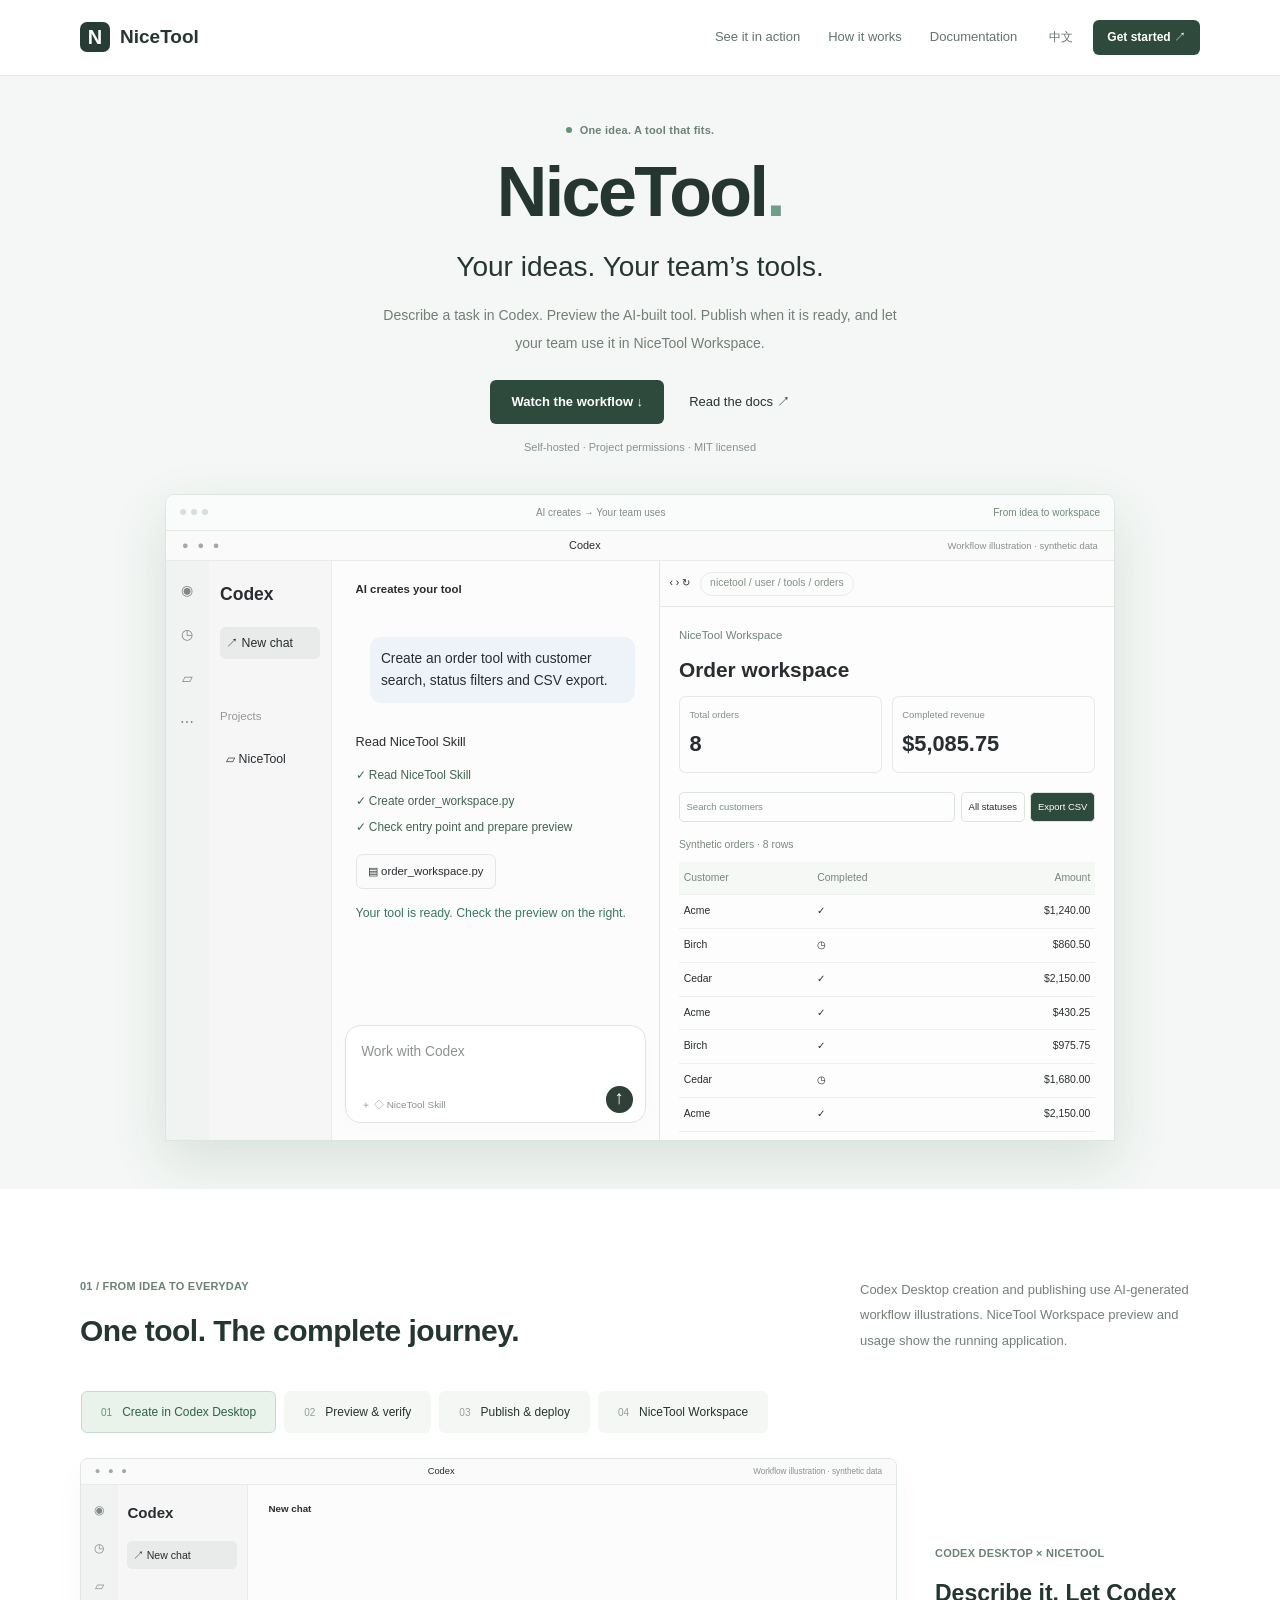
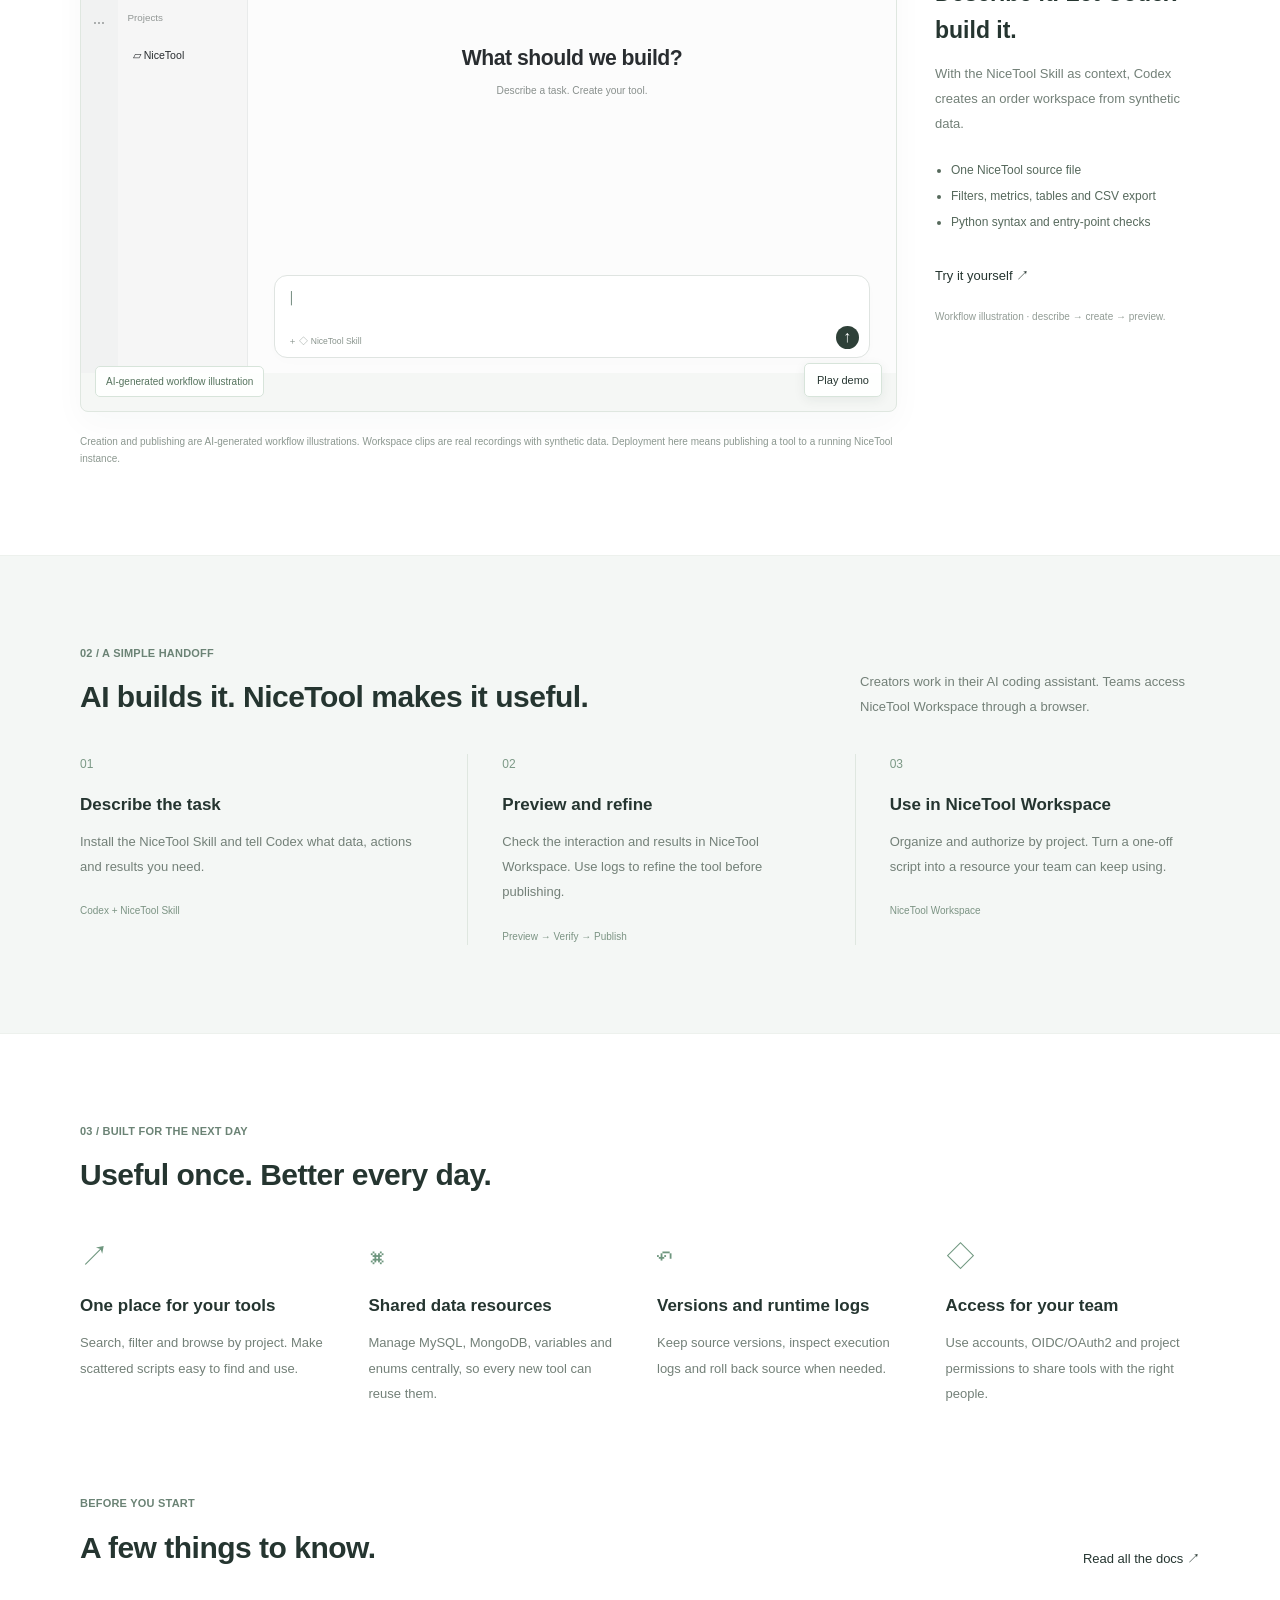
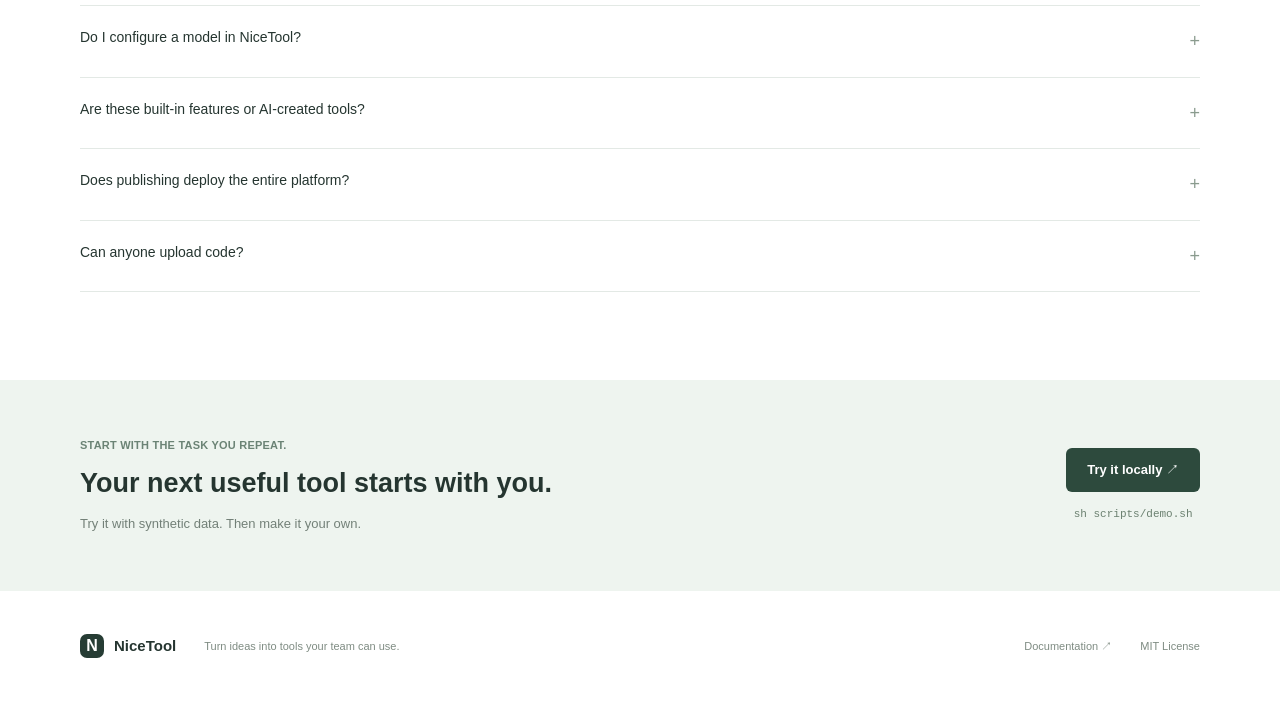
<file: website/index.html>
<!doctype html>
<html lang="zh-CN">
<head>
  <meta charset="utf-8">
  <meta name="viewport" content="width=device-width,initial-scale=1">
  <meta name="theme-color" content="#f4f7f5">
  <meta name="description" content="NiceTool：用 AI 创建工具，让团队在浏览器中持续使用。从 Codex 中的一句需求，到预览、发布和团队共享。">
  <title>NiceTool — 你的想法，团队的工具。</title>
  <link rel="icon" href="assets/favicon.svg" type="image/svg+xml">
  <link rel="stylesheet" href="styles.css?v=20261026-workflow-v5">
  <script src="desktop-demo.js?v=20261026-workflow-v5" defer></script>
  <script src="site.js?v=20261026-workflow-v5" defer></script>
</head>
<body>
  <a class="skip-link" href="#main" data-i18n="skip">跳至内容</a>
  <header class="site-header">
    <nav class="nav inner" aria-label="Main navigation">
      <a class="brand" href="index.html" aria-label="NiceTool home"><span class="brand-mark">N</span>NiceTool</a>
      <div class="nav-links" id="nav-links">
        <a href="#demos" data-i18n="nav.demos">流程演示</a>
        <a href="#workflow" data-i18n="nav.workflow">如何工作</a>
        <a href="docs.html" data-i18n="nav.docs">使用文档</a>
      </div>
      <div class="nav-actions">
        <button class="language-switch" type="button" data-language-toggle aria-label="Switch to English">中 / EN</button>
        <a class="button button-small" href="docs.html#demo" data-i18n="nav.start">开始体验 ↗</a>
        <button class="menu-toggle" type="button" aria-label="Menu" aria-controls="nav-links" aria-expanded="false">☰</button>
      </div>
    </nav>
  </header>
  <main id="main">
    <section class="hero">
      <div class="inner hero-inner">
        <div class="hero-copy">
          <p class="eyebrow"><span class="status-dot"></span><span data-i18n="hero.eyebrow">一句需求，一个顺手的工具。</span></p>
          <h1>NiceTool<span class="period">.</span></h1>
          <p class="hero-tagline" data-i18n="hero.tagline">你的想法，团队的工具。</p>
          <p class="hero-description" data-i18n="hero.description">在 Codex 中描述需求，预览 AI 做出的工具。确认后发布，让团队在 NiceTool 工作台直接使用。</p>
          <div class="hero-actions"><a class="button" href="#demos" data-i18n="hero.primary">看看完整流程 ↓</a><a class="text-link" href="docs.html" data-i18n="hero.secondary">阅读使用文档 ↗</a></div>
          <p class="hero-note" data-i18n="hero.note">自行部署 · 项目授权 · MIT 开源</p>
        </div>
        <div class="hero-media"><div class="browser-bar"><span class="traffic"><i></i><i></i><i></i></span><span data-i18n="hero.window">AI 创建 → 团队使用</span><span class="live-tag" data-i18n="hero.live">从需求到工作台</span></div><div class="hero-workflow-wrap"><div id="hero-workflow" class="desktop-demo" role="img" aria-label="Codex 生成订单工具，团队在 NiceTool 工作台使用"></div></div></div>
      </div>
    </section>

    <section class="section inner" id="demos" aria-labelledby="demos-title">
      <div class="section-heading"><div><p class="eyebrow" data-i18n="demos.eyebrow">01 / 从想法到可用</p><h2 id="demos-title" data-i18n="demos.title">跟着一个工具，走完完整流程。</h2></div><p class="section-description" data-i18n="demos.description">Codex Desktop 的创建与发布采用 AI 生成流程示意，NiceTool 工作台的预览与使用来自真实录制。</p></div>
      <div class="demo-tabs" role="tablist" aria-label="Demo workflow">
        <button id="tab-create" type="button" role="tab" data-demo="create" aria-selected="true" aria-controls="demo-panel" tabindex="0"><span>01</span><b data-i18n="tab.create">Codex Desktop 生成</b></button>
        <button id="tab-preview" type="button" role="tab" data-demo="preview" aria-selected="false" aria-controls="demo-panel" tabindex="-1"><span>02</span><b data-i18n="tab.preview">预览验证</b></button>
        <button id="tab-publish" type="button" role="tab" data-demo="publish" aria-selected="false" aria-controls="demo-panel" tabindex="-1"><span>03</span><b data-i18n="tab.publish">发布部署</b></button>
        <button id="tab-use" type="button" role="tab" data-demo="use" aria-selected="false" aria-controls="demo-panel" tabindex="-1"><span>04</span><b data-i18n="tab.use">NiceTool 工作台</b></button>
      </div>
      <div class="demo-layout" id="demo-panel" role="tabpanel" aria-labelledby="tab-create">
        <div class="demo-media"><img id="demo-image" src="assets/demos/create-zh.webp?v=desktop-reference-v3" alt="" width="1120" height="760" loading="lazy"><div id="desktop-demo" class="desktop-demo" role="img" aria-label="Codex workflow illustration" hidden></div><span class="media-kind" id="media-kind">AI 生成示意</span><button class="play-control" type="button" id="play-toggle" aria-pressed="false" data-i18n="demo.play">播放演示</button></div>
        <div class="demo-copy"><p class="eyebrow" id="demo-kicker">CODEX DESKTOP × NICETOOL</p><h3 id="demo-title"></h3><p id="demo-description"></p><ul id="demo-details"></ul><a class="text-link" href="docs.html#demo" data-i18n="demo.guide">自己动手试试 ↗</a><p class="demo-caption" id="demo-caption"></p></div>
      </div>
      <p class="recording-note" data-i18n="demos.note">创建与发布片段为 AI 生成流程示意。工作台片段为真实录制，仅使用合成数据。“部署”指发布工具到已运行的 NiceTool 实例。</p>
    </section>

    <section class="workflow-band" id="workflow"><div class="inner section">
      <div class="section-heading"><div><p class="eyebrow" data-i18n="workflow.eyebrow">02 / 各司其职，顺畅衔接</p><h2 data-i18n="workflow.title">AI 负责创建，NiceTool 承接日常。</h2></div><p class="section-description" data-i18n="workflow.description">创作者留在熟悉的 AI 编程助手里，团队通过浏览器访问 NiceTool 工作台。</p></div>
      <div class="steps"><article><span class="step-number">01</span><h3 data-i18n="step.one.title">描述需求</h3><p data-i18n="step.one.copy">安装 NiceTool Skill，告诉 Codex 你需要哪些数据、操作和结果。</p><small>Codex + NiceTool Skill</small></article><article><span class="step-number">02</span><h3 data-i18n="step.two.title">预览与调整</h3><p data-i18n="step.two.copy">在 NiceTool 工作台检查交互与结果，结合日志继续完善，确认后再发布。</p><small>Preview → Verify → Publish</small></article><article><span class="step-number">03</span><h3 data-i18n="step.three.title">在 NiceTool 工作台使用</h3><p data-i18n="step.three.copy">按项目组织和授权，让工具成为可以反复使用、持续维护的团队资源。</p><small>NiceTool Workspace</small></article></div>
    </div></section>

    <section class="section inner" id="capabilities"><div class="section-heading"><div><p class="eyebrow" data-i18n="features.eyebrow">03 / 为持续使用准备</p><h2 data-i18n="features.title">不止生成一次，更要一直好用。</h2></div></div><div class="features">
      <article><span class="feature-icon">↗</span><h3 data-i18n="feature.one.title">统一的工具中心</h3><p data-i18n="feature.one.copy">搜索、筛选、按项目浏览。把散落的脚本变成团队找得到、用得上的工具。</p></article>
      <article><span class="feature-icon">⌘</span><h3 data-i18n="feature.two.title">共享的数据能力</h3><p data-i18n="feature.two.copy">集中管理 MySQL、MongoDB、变量和枚举，让新工具复用已有资源。</p></article>
      <article><span class="feature-icon">↶</span><h3 data-i18n="feature.three.title">版本和运行日志</h3><p data-i18n="feature.three.copy">保留工具版本，查看执行日志，必要时回滚源码，支持后续迭代。</p></article>
      <article><span class="feature-icon">◇</span><h3 data-i18n="feature.four.title">面向团队的授权</h3><p data-i18n="feature.four.copy">支持账号、OIDC/OAuth2 和项目权限，将工具分享给需要的成员。</p></article>
    </div></section>

    <section class="section inner faq" aria-labelledby="faq-title"><div class="section-heading"><div><p class="eyebrow" data-i18n="faq.eyebrow">开始之前</p><h2 id="faq-title" data-i18n="faq.title">你可能还想知道。</h2></div><a class="text-link" href="docs.html" data-i18n="faq.more">查看完整文档 ↗</a></div>
      <details><summary data-i18n="faq.one.q">需要在 NiceTool 里配置模型吗？</summary><p data-i18n="faq.one.a">工具创建与修改由外部 AI 编程助手完成，例如安装了 NiceTool Skill 的 Codex。平台本身不要求配置模型密钥；数据会按照所用助手及模型的配置处理。</p></details>
      <details><summary data-i18n="faq.two.q">演示是预置功能，还是 AI 创建的工具？</summary><p data-i18n="faq.two.a">订单工作台是为演示创建的 NiceTool 工具，使用固定的合成订单数据。你可以按自己的需求创建不同的工具，而不局限于这些界面。</p></details>
      <details><summary data-i18n="faq.three.q">“发布部署”会替我部署整个平台吗？</summary><p data-i18n="faq.three.a">不会。这里的发布是把工具源码上传到已部署的 NiceTool 实例。平台可通过 Docker 或 Python + MySQL 自行部署，具体步骤见文档。</p></details>
      <details><summary data-i18n="faq.four.q">适合让任何人上传代码吗？</summary><p data-i18n="faq.four.a">工具代码在服务进程内执行。请将发布权限授予可信创作者，并根据数据敏感度配置认证、项目授权和预览访问策略。</p></details>
    </section>

    <section class="closing-band"><div class="inner closing-inner"><div><p class="eyebrow" data-i18n="closing.eyebrow">从每天重复的那件小事开始。</p><h2 data-i18n="closing.title">下一件顺手的工具，交给 AI 和你。</h2><p data-i18n="closing.copy">先用合成数据跑通，再接入你的真实业务。</p></div><div><a class="button" href="docs.html#demo" data-i18n="closing.button">开始本地体验 ↗</a><code>sh scripts/demo.sh</code></div></div></section>
  </main>
  <footer class="site-footer inner"><a class="brand" href="index.html"><span class="brand-mark">N</span>NiceTool</a><p data-i18n="footer.copy">让想法成为团队可用的工具。</p><a href="docs.html" data-i18n="footer.docs">文档 ↗</a><a href="LICENSE">MIT License</a></footer>
</body>
</html>
</file>
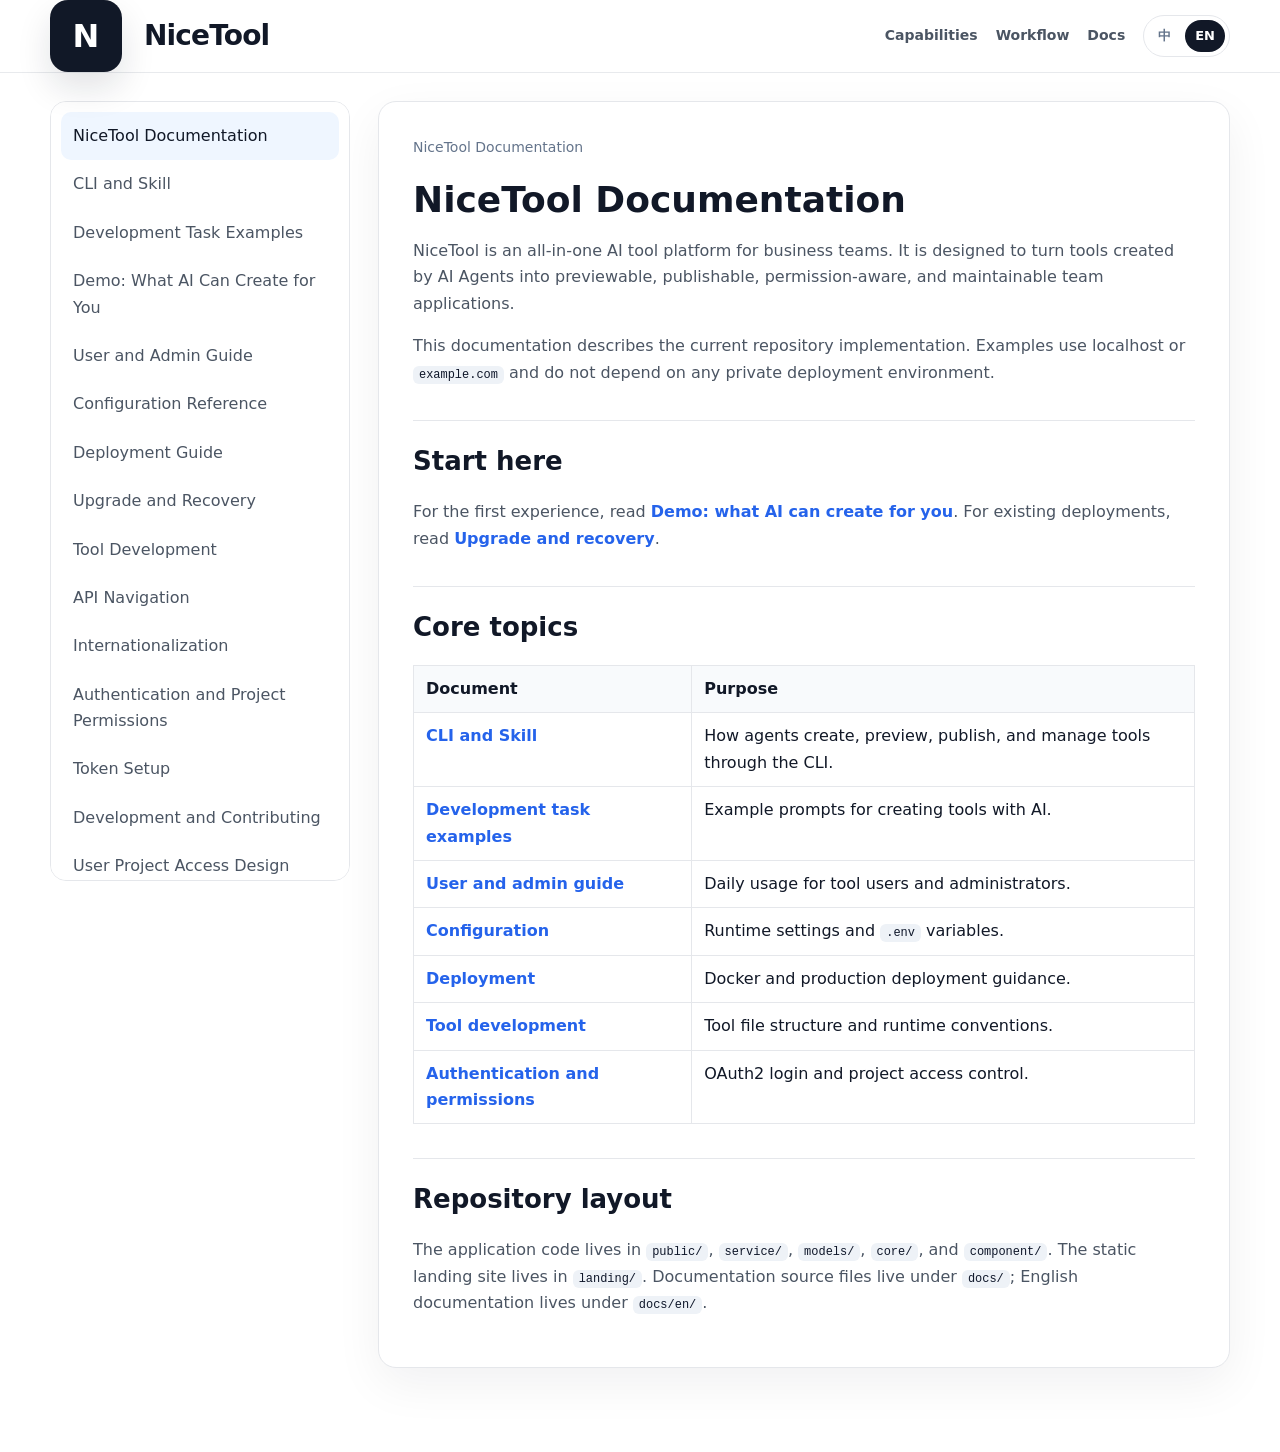
<file: landing/docs.html>
<!doctype html>
<html lang="zh-CN">
  <head>
    <meta charset="utf-8" />
    <meta name="viewport" content="width=device-width, initial-scale=1" />
    <title>NiceTool Docs - 静态文档</title>
    <meta name="description" content="NiceTool 静态文档查看页，由 docs 目录 Markdown 构建生成，不依赖 NiceTool server。" />
    <style>
      :root { --ink:#111827; --muted:#5b6475; --line:#e5e7eb; --blue:#2563eb; --surface:#f8fafc; --code:#0f172a; }
      * { box-sizing: border-box; }
      body { margin:0; color:var(--ink); background:#fff; font-family:Inter, ui-sans-serif, system-ui, -apple-system, BlinkMacSystemFont, "Segoe UI", sans-serif; line-height:1.65; }
      a { color:inherit; text-decoration:none; }
      .wrap { width:min(1180px, calc(100% - 40px)); margin:0 auto; }
      .nav { position:sticky; top:0; z-index:10; border-bottom:1px solid rgba(229,231,235,.86); background:rgba(255,255,255,.92); backdrop-filter:blur(14px); }
      .nav-inner { min-height:72px; display:flex; align-items:center; justify-content:space-between; gap:24px; }
      .brand { display:flex; align-items:center; gap:22px; color:#111827; font-size:28px; font-weight:850; letter-spacing:-.03em; }
      .brand-mark { display:grid; width:72px; height:72px; place-items:center; border-radius:18px; color:#fff; background:#111827; font-size:32px; font-weight:850; letter-spacing:0; box-shadow:0 16px 34px rgba(17,24,39,.12); }
      .nav-links { display:flex; align-items:center; gap:18px; color:#4b5563; font-size:14px; font-weight:650; }
      .lang-switch { display:inline-flex; align-items:center; gap:4px; border:1px solid var(--line); border-radius:999px; padding:4px; background:#fff; }
      .lang-button { border:0; border-radius:999px; padding:5px 10px; color:#64748b; background:transparent; font:inherit; font-size:13px; font-weight:750; cursor:pointer; }
      .lang-button.active { color:#fff; background:var(--ink); }
      h1 { max-width:820px; margin:22px 0 12px; font-size:clamp(38px,5vw,58px); line-height:1.08; }
      .layout { display:grid; grid-template-columns:300px minmax(0,1fr); gap:28px; padding:28px 0 84px; }
      .sidebar { position:sticky; top:96px; height:calc(100vh - 120px); overflow:auto; border:1px solid var(--line); border-radius:16px; padding:10px; background:#fff; }
      .doc-link { display:block; width:100%; border:0; border-radius:10px; padding:11px 12px; color:#4b5563; background:transparent; font:inherit; font-weight:500; text-align:left; cursor:pointer; }
      .doc-link span { display:block; }
      .doc-link:hover, .doc-link.active { color:var(--ink); background:#eff6ff; }
      .viewer { min-width:0; border:1px solid var(--line); border-radius:18px; padding:34px; background:#fff; box-shadow:0 16px 48px rgba(15,23,42,.06); }
      .viewer h1, .viewer h2, .viewer h3, .viewer h4 { line-height:1.25; }
      .viewer h1 { margin-top:0; font-size:36px; }
      .viewer h2 { margin-top:34px; padding-top:24px; border-top:1px solid var(--line); font-size:26px; }
      .viewer h3 { margin-top:24px; font-size:20px; }
      .viewer h4 { margin-top:20px; font-size:16px; }
      .viewer p, .viewer li { color:#4b5563; }
      .viewer a { color:var(--blue); font-weight:700; }
      .viewer code { border-radius:6px; padding:2px 6px; background:#eef2f7; color:#0f172a; font-size:.92em; }
      .viewer pre { overflow:auto; border-radius:14px; padding:18px; background:var(--code); color:#e5e7eb; }
      .viewer pre code { padding:0; background:transparent; color:inherit; }
      .viewer blockquote { margin:18px 0; border-left:4px solid var(--blue); padding:2px 0 2px 16px; color:#475569; background:#f8fafc; }
      .viewer table { width:100%; border-collapse:collapse; margin:18px 0; }
      .viewer th, .viewer td { border:1px solid var(--line); padding:10px 12px; text-align:left; vertical-align:top; }
      .viewer th { background:#f8fafc; }
      .toolbar { display:flex; justify-content:space-between; align-items:center; gap:16px; margin-bottom:18px; color:#64748b; font-size:14px; }
      @media (max-width: 900px) { .layout { grid-template-columns:1fr; } .sidebar { position:static; height:auto; max-height:420px; } .nav-links { gap:12px; } }
    </style>
  </head>
  <body>
    <nav class="nav">
      <div class="wrap nav-inner">
        <a class="brand" href="./index.html" aria-label="NiceTool"><span class="brand-mark">N</span><span>NiceTool</span></a>
        <div class="nav-links"><a href="./index.html#features" data-i18n="nav.features">平台能力</a><a href="./index.html#workflow" data-i18n="nav.workflow">工作流</a><a href="./docs.html" data-i18n="nav.docs">文档</a><div class="lang-switch" aria-label="Language"><button class="lang-button" type="button" data-lang="zh-CN">中</button><button class="lang-button" type="button" data-lang="en-US">EN</button></div></div>
      </div>
    </nav>
    <main class="wrap layout">
      <aside class="sidebar" aria-label="文档目录">
        <button class="doc-link active" data-doc="README"><span data-doc-title="README">NiceTool 文档</span></button>
        <button class="doc-link" data-doc="nicetool-skill"><span data-doc-title="nicetool-skill">CLI 与 Skill</span></button>
        <button class="doc-link" data-doc="nicetool-skill-usage"><span data-doc-title="nicetool-skill-usage">开发任务示例</span></button>
        <button class="doc-link" data-doc="demo"><span data-doc-title="demo">先体验：AI 可以帮你创建什么</span></button>
        <button class="doc-link" data-doc="user-guide"><span data-doc-title="user-guide">用户与管理员指南</span></button>
        <button class="doc-link" data-doc="configuration"><span data-doc-title="configuration">配置参考</span></button>
        <button class="doc-link" data-doc="deployment"><span data-doc-title="deployment">部署指南</span></button>
        <button class="doc-link" data-doc="upgrading"><span data-doc-title="upgrading">升级与恢复</span></button>
        <button class="doc-link" data-doc="tool-development"><span data-doc-title="tool-development">工具开发</span></button>
        <button class="doc-link" data-doc="api"><span data-doc-title="api">API 导航</span></button>
        <button class="doc-link" data-doc="internationalization"><span data-doc-title="internationalization">国际化</span></button>
        <button class="doc-link" data-doc="oauth2-auth"><span data-doc-title="oauth2-auth">认证与项目权限</span></button>
        <button class="doc-link" data-doc="nicetool-token-setup"><span data-doc-title="nicetool-token-setup">Token 配置</span></button>
        <button class="doc-link" data-doc="contributing"><span data-doc-title="contributing">开发与贡献</span></button>
        <button class="doc-link" data-doc="plans-2026-09-11-project-rbac-design"><span data-doc-title="plans-2026-09-11-project-rbac-design">用户项目授权设计</span></button>
        <button class="doc-link" data-doc="plans-2026-09-17-nicetool-skill-optimization-design"><span data-doc-title="plans-2026-09-17-nicetool-skill-optimization-design">NiceTool skill 优化</span></button>
      </aside>
      <article class="viewer">
        <div class="toolbar"><span id="doc-title">NiceTool 文档</span></div>
        <div id="content"></div>
      </article>
    </main>

    <script type="text/markdown" id="doc-zh-CN-README">
# NiceTool 文档

本文档描述当前仓库实现。示例使用本机地址或 `example.com`，不依赖特定组织的部署环境。

## 部署和使用

首次体验从[一键演示与 AI 创建教程](demo.md)开始。升级现有实例见[升级与恢复](upgrading.md)。

| 目标 | 文档 |
| --- | --- |
| 安装并运行 | [README](../README.md) |
| 容器、反向代理、升级和备份 | [部署指南](deployment.md) |
| 界面语言与翻译扩展 | [国际化](internationalization.md) |
| 配置环境变量 | [配置参考](configuration.md) |
| 浏览工具、管理用户和数据源 | [用户指南](user-guide.md) |
| 登录、Token 与项目访问授权 | [认证与权限](oauth2-auth.md) · [Token 配置](nicetool-token-setup.md) |

## 开发和集成

| 目标 | 文档 |
| --- | --- |
| 编写 Python 工具 | [工具开发](tool-development.md) |
| 安装 Skill、使用 CLI | [CLI 与 Skill](nicetool-skill.md) |
| 给开发助手描述任务 | [任务示例](nicetool-skill-usage.md) |
| 创建只读统计和图表 | [CLI 与 Skill](nicetool-skill.md) |
| 调用 HTTP 接口 | [API 导航](api.md) |
| 修改平台并贡献代码 | [贡献指南](contributing.md) |

`plans/` 保存历史设计记录，不作为当前配置或接口契约。实际行为以源码和运行实例的 OpenAPI 文档为准。

    </script>

    <script type="text/markdown" id="doc-zh-CN-nicetool-skill">
# CLI 与 Skill

[返回文档索引](README.md)

CLI 位于 `plugins/nicetool/skills/nicetool/scripts/tool-cli.py`。本仓库使用 `uv run python` 执行；Skill 正式源位于 `plugins/nicetool/skills/nicetool`，项目内 `.agents/skills/nicetool` 是符号链接。

## 从实例安装 Skill

先由管理员在环境管理中设置启用环境及默认环境。确认实例可信后，在目标项目目录执行：

```bash
curl -fsSL https://tools.example.com/api/install.sh | sh
```

安装脚本下载 Skill、初始化客户端配置，并打开浏览器请求授权。默认可交互选择安装到当前项目或全局目录；无交互环境使用 `--local` 或 `--global`。参数 `--target /path/to/project` 指定项目；`--force` 替换已有 Skill；`--skip-auth` 跳过浏览器授权。已有客户端配置保留。

```bash
# 安装到当前项目
curl -fsSL https://tools.example.com/api/install.sh | sh -s -- --local

# 安装到用户级全局目录
curl -fsSL https://tools.example.com/api/install.sh | sh -s -- --global
```

```bash
curl -fsSL https://tools.example.com/api/install.sh   | sh -s -- --target /path/to/project --skip-auth
```

也可手动复制完整的 `plugins/nicetool/skills/nicetool` 目录到 Agent 支持的 Skill 搜索目录。保留其中的脚本和参考资料，不要只复制 `SKILL.md`。

## 连接实例

直接使用仓库中的 CLI：

```bash
export NICETOOL_TOKEN='replace-with-your-token'
uv run python plugins/nicetool/skills/nicetool/scripts/tool-cli.py   --server http://localhost:8000 list
```

已安装到目标项目时，将脚本路径换为 `.agents/skills/nicetool/scripts/tool-cli.py`。

多实例可执行 `/api/init.sh` 初始化配置，然后通过 `--env <名称>` 选择环境，或用 `--config <路径>` 指定 TOML。环境名称、URL、`token_env` 来自后台环境管理，不固定为 test/prod。

## 开发流程

以下命令在仓库根目录执行。远端操作复用同一 Server 地址；启用认证时需要先配置 Token。

```bash
# 只创建本地文件
uv run python plugins/nicetool/skills/nicetool/scripts/tool-cli.py create demo hello

# 创建固定预览
uv run python plugins/nicetool/skills/nicetool/scripts/tool-cli.py   --server http://localhost:8000 preview demo hello --file tools/demo/hello.py

# 查看预览日志
uv run python plugins/nicetool/skills/nicetool/scripts/tool-cli.py   --server http://localhost:8000 prelog demo hello

# 上传并发布正式版本
uv run python plugins/nicetool/skills/nicetool/scripts/tool-cli.py   --server http://localhost:8000 publish demo hello --file tools/demo/hello.py

# 查询正式状态
uv run python plugins/nicetool/skills/nicetool/scripts/tool-cli.py   --server http://localhost:8000 status demo hello
```

发布需要相应操作权限。`create` 不调用服务端；`preview` 不更新正式版本，但会执行工具代码；`publish` 写入正式源码版本。

## 常用命令

| 命令 | 用途 |
| --- | --- |
| `list` / `projects` | 列出可访问的工具或项目 |
| `get <project> <name>` | 读取工具详情 |
| `create <project> <name>` | 本地生成工具 |
| `preview --file <path>` | 临时预览 |
| `publish <project> <name> --file <path>` | 上传并发布 |
| `status <project> <name>` | 正式状态 |
| `toollog` / `prelog` | 正式日志 / 预览日志 |
| `databases` / `variables` | 查看可用配置元信息 |
| `delete <project> <name>` | 删除正式工具 |

全局参数放在子命令前。完整参数通过 `--help` 或 `<命令> --help` 查看。删除和发布前确认实例、项目及文件名；Agent 的操作还应遵守所安装 Skill 的授权规则。

    </script>

    <script type="text/markdown" id="doc-zh-CN-nicetool-skill-usage">
# 开发任务示例

[返回文档索引](README.md)

先完成[Skill 安装和实例连接](nicetool-skill.md)，再向开发助手说明数据源、输入条件、结果字段和操作范围。以下项目名均为示例。

## 查询工具

> 在 demo 项目创建订单查询工具。按订单号和日期筛选，使用已登记的数据源，分页显示结果。先生成本地文件，不发布。

## 修改工具

> 读取 demo/order_query 当前源码，增加状态筛选。复用已有枚举，保留分页。修改后预览并检查日志。

## 预览排错

> demo/order_query 的预览页面报错。读取对应预览日志，定位原因，修复后重新预览。

## 发布

> 将已验证的本地 tools/demo/order_query.py 发布到指定实例的 demo/order_query，并核对正式状态。

发布前明确实例地址或命名环境。使用普通用户账号时，先确认具备发布权限。

## 分析面板

> 使用 NiceTool Skill 创建月度订单数量和金额趋势面板，支持日期范围、分页明细和有数量上限的 Excel 导出。

只读分析与业务写操作均使用 NiceTool Skill。写操作需要明确字段校验、确认交互、事务和失败处理。

    </script>

    <script type="text/markdown" id="doc-zh-CN-demo">
# 先体验：AI 可以帮你创建什么

只需 Docker 和 Compose v2，不需要安装 Python、准备数据库或配置模型密钥。先体验三个成品工具，再让你使用的 AI 助手继续修改。

## 一键启动

在仓库根目录执行：

```bash
sh scripts/demo.sh
```

英文界面请在 `.env` 文件中设置 `LANGUAGE=en-US`，再运行 `sh scripts/demo.sh`。

首次启动需要网络下载镜像与依赖。脚本等待数据库和平台就绪后，输出工具中心地址：

[打开演示工具中心](http://localhost:8000/user)

端口被占用时：

```bash
DEMO_PORT=8080 sh scripts/demo.sh
```

演示独立使用 `nicetool_demo` 数据库和 Docker 卷；`.env` 中的语言配置用于界面，数据库连接和认证使用固定的演示配置。默认关闭登录，只绑定 `127.0.0.1`。它用于本机体验，不是正式部署配置，也不适合通过代理暴露到公网。

## 三个可直接使用的工具

| 工具 | 试一试 | 应看到的结果 |
| --- | --- | --- |
| [订单查询](http://localhost:8000/user/tools/demo/order_query) | 输入 `DEMO-001` 后查询 | 一条示例客户订单；支持分页与 CSV 导出 |
| [销售看板](http://localhost:8000/user/tools/demo/sales_dashboard) | 查看指标及六个月趋势 | 60 条订单、20 条已完成订单；销售额只统计已完成订单 |
| [报价计算器](http://localhost:8000/user/tools/demo/quote_calculator) | 数量 10、单价 99、折扣 10% | 报价 891.00 元；不保存任何业务数据 |

全部订单为固定合成数据，来源是 `examples/demo/orders.csv`。无需连接真实业务系统。三个工具是预置示例，不表示平台已在后台调用模型生成；修改和生成需要你的外部 AI 助手。

## 让 AI 修改一个工具

在支持项目 Skill 的 AI 编程助手中打开本仓库。仓库已经包含 NiceTool Skill；若工具未自动发现它，可明确要求读取 `plugins/nicetool/skills/nicetool/SKILL.md`。

给 AI 以下任务：

> 使用 NiceTool Skill，基于当前演示项目创建一个新工具 demo/order_analysis。参考 examples/demo/tools/order_query.py，读取 examples/demo/orders.csv，支持订单状态筛选，显示订单数量和已完成订单金额。不要修改现有三个演示工具。目标实例是 http://localhost:8000，先预览，不发布。

业务口径见 [演示数据说明](../examples/demo/README.md)。若使用了其他端口，请同步替换任务中的实例地址。

验证预览后继续：

> 增加按月汇总图表。金额只统计已完成订单，取消订单不计入，保留无订单月份的展示。修改后重新预览，并说明你验证了哪些输入和结果。

确认结果后发布：

> 将这次已验证的候选源码发布到本机演示实例的 demo/order_analysis，并核对正式页面和版本。

演示实例关闭鉴权，不需要个人 Token，也不需要浏览器授权。若要把 Skill 安装到另一个业务项目，安装时使用 `--skip-auth`；这些示例依赖本仓库的 `examples.demo.data`，因此本教程应在当前仓库内完成。

## 停止、重启和重置

停止并保留数据库和修改：

```bash
docker compose --env-file /dev/null -f compose.demo.yaml down
```

再次运行 `sh scripts/demo.sh` 即可启动。初始化只补充不存在的示例工具，不覆盖已有版本；已删除的预置示例会在下次启动时重新创建。默认客户端环境仅在列表为空时创建，已有配置保留。

完全删除演示数据库、工具修改、日志及预览，再从头体验：

```bash
# 破坏性操作，仅在确定不要现有演示内容时执行。
docker compose --env-file /dev/null -f compose.demo.yaml down --volumes
sh scripts/demo.sh
```

## 排查启动问题

```bash
docker compose --env-file /dev/null -f compose.demo.yaml ps
docker compose --env-file /dev/null -f compose.demo.yaml logs --tail 80 app db
```

本机有 Python 时，可运行脱敏诊断：

```bash
python3 scripts/doctor.py --server http://localhost:8000
```

成功退出码为 0，检查失败为 1。诊断不读取 `.env`，不输出 Token、数据库密码或 HTTP 响应正文。健康接口仅表示 HTTP 服务存活，不能替代数据库与工具功能验收。

正式使用请阅读[部署指南](deployment.md)，从 `.env.example` 配置自己的数据库和登录密钥。

    </script>

    <script type="text/markdown" id="doc-zh-CN-user-guide">
# 用户与管理员指南

[返回文档索引](README.md)

## 首次登录

启用 `AUTH_ENABLED=true` 后，访问 `/auth/login`。没有本地密码账号时，页面提供管理员初始化；初始化完成后，其他本地账号由管理员创建。使用临时密码登录的用户需要先修改密码。

## 使用工具

在 `/user` 按项目、标签或关键词查找工具。普通用户只能看到获授权的项目；管理员不受项目范围限制。点击工具进入 `/user/tools/{project}/{name}`。

看不到工具时，先确认工具已发布，再请管理员检查你的项目授权。预览成功不代表已经发布。

## 管理后台

`/admin` 提供以下入口：

| 入口 | 用途 |
| --- | --- |
| 用户管理 | 创建账号、禁用账号、重置密码和分配项目访问权限 |
| 工具管理 | 查看工具、源码及版本，执行有权限的管理操作 |
| 数据源管理 | 配置 MySQL/MongoDB 连接并测试连接 |
| 枚举管理 | 管理供工具使用的枚举 |
| 变量管理 | 配置工具读取的字符串 Key-Value |
| NiceTool 环境管理 | 为 CLI/安装脚本登记实例 URL、Token 环境变量名和默认环境 |
| 预览日志 | 查看预览列表及运行日志 |

环境管理不创建 Server 实例，也不修改服务的 `.env`。要生成客户端初始化配置，需要至少一个启用环境，并指定一个默认环境。

## 发布流程

开发者先在本地编写工具，通过预览验证，再由有权限的账号正式发布。数据库保存发布版本，工具中心使用正式版本。项目授权决定普通用户能访问哪些项目，不赋予发布、删除或回滚权限。

## Token

右上角用户菜单提供个人 Token 管理。完整 Token 只显示一次，丢失后重新生成；不再使用时撤销。配置方法见[Token 指南](nicetool-token-setup.md)。

## 常见问题

- **401**：浏览器会话或 CLI Token 无效、过期，重新登录或生成 Token。
- **403**：检查账号是否禁用、是否需要修改临时密码，以及项目授权和操作权限。
- **工具缺少入口**：工具必须定义顶层同步或异步 `main()`。
- **数据源连接失败**：从服务所在主机或容器检查地址、网络和数据库权限。
- **安装脚本返回 503**：检查后台是否配置了启用的默认环境，Skill 分发文件是否完整。

管理员可结合 `logs/app.log`、`logs/error.log`、`logs/tools/{project}/{tool}/tool.log` 和预览日志定位问题。分享日志前移除凭据与业务数据。

    </script>

    <script type="text/markdown" id="doc-zh-CN-configuration">
# 配置参考

[返回文档索引](README.md)

配置由 `core/settings.py` 的 Pydantic Settings 读取，环境变量名不区分大小写。进程环境变量优先于 dotenv 文件；修改启动配置后需要重启服务。

## 配置文件选择

- 设置 `ENV_FILE` 时，读取指定文件；支持逗号分隔的多个路径，后面的文件覆盖前面的值。
- 未设置 `ENV_FILE` 时，先读取 `.env`，再读取 `.env.${ENV_TYPE}`。
- `ENV_TYPE` 默认 `prod`，仅接受 `dev`、`uat`、`prod`；对应文件不存在时不会自动生成。
- 仓库仍保留 `.env.dev`。若只想加载 `.env`，使用 `ENV_FILE=.env uv run main.py`。

不要将 Server 的 `ENV_TYPE` 与 CLI 的 `--env` 混淆：前者选择服务启动配置，后者选择远端实例。

## 服务与数据库

| 变量 | 默认值 | 说明 |
| --- | --- | --- |
| `HOST` | `0.0.0.0` | 监听地址 |
| `PORT` | `8000` | 监听端口 |
| `PROJECT_PATH` | 空 | URL 挂载前缀，例如 `/nicetool` |
| `LANGUAGE` | `zh-CN` | 在 `.env` 配置的全局界面语言，支持 `zh-CN` / `en-US`；修改后重启生效 |
| `STORAGE_SECRET` | 内置开发值 | 会话存储密钥，部署时替换 |
| `LOG_LEVEL` | `INFO` | 日志级别 |
| `TOOLS_DIR` | `./tools` | 可重建的工具运行缓存目录 |
| `MYSQL_HOST` | `localhost` | 平台数据库主机 |
| `MYSQL_PORT` | `3306` | 平台数据库端口 |
| `MYSQL_USER` | `root` | 数据库用户 |
| `MYSQL_PASSWORD` | 空 | 数据库密码 |
| `MYSQL_DATABASE` | `nicetool` | 已创建的数据库名 |
| `MYSQL_CHARSET` | `utf8mb4` | 连接字符集 |
| `MYSQL_POOL_SIZE` | `10` | 常驻连接池大小 |
| `MYSQL_MAX_OVERFLOW` | `20` | 额外连接数上限 |
| `MYSQL_POOL_TIMEOUT` | `30` | 等待连接的超时秒数 |
| `MYSQL_POOL_RECYCLE` | `3600` | 连接回收周期秒数 |
| `REQUEST_TIMEOUT` | `30` | 认证 HTTP 请求超时秒数 |

平台 MySQL 保存工具版本、账号和管理配置。工具访问的业务数据源在管理后台单独配置，不通过这些 `MYSQL_*` 变量选择。

## 登录

`AUTH_ENABLED` 默认 `false`。启用后配置 `AUTH_JWT_SECRET`；HTTPS 部署设置 `AUTH_REQUIRE_HTTPS_COOKIE=true`。完整配置见[认证与权限](oauth2-auth.md)。

## 样式与配置入口

平台使用 `core/styles.py` 的固定样式，没有主题切换和通用设置保存页面。服务配置通过环境变量管理；数据源、变量、枚举和客户端环境通过各自的后台页面管理。

    </script>

    <script type="text/markdown" id="doc-zh-CN-deployment">
# 部署指南

[返回文档索引](README.md)

## 本地运行

按照[快速开始](../README.md)准备 Python 3.13+、uv 和 MySQL。执行 `uv sync --locked` 安装锁定依赖，再执行 `uv run main.py`。MySQL 数据库需预先创建；启动建表只创建缺失的表，不负责变更已有表的列或索引。

## Docker

仓库的 `Dockerfile` 构建包含源码的应用镜像，使用 uv 安装锁定依赖到 `/opt/venv`，通过该环境的 Python 启动服务。

```bash
docker build -t nicetool .
docker run -d --name nicetool   --env-file .env   -p 8000:8000   -v nicetool-logs:/app/logs   -v nicetool-previews:/tmp/nicegui_client_tools   nicetool
```

`.dockerignore` 排除 `.env`、`.env.*` 中的真实配置，仅保留 `.env.example`。运行时使用 `--env-file` 或部署平台的环境变量配置。镜像健康检查使用配置的端口和挂载前缀访问 `/health`。

容器内 `localhost` 指向容器自身。数据库在其他容器时，使用同一 Docker 网络中的服务名；在宿主机时，使用该运行环境支持的宿主机地址。不要直接沿用本机开发的 `MYSQL_HOST=127.0.0.1`。

```bash
docker logs -f nicetool
docker stop nicetool
```

## 数据持久化

| 内容 | 位置 | 恢复方式 |
| --- | --- | --- |
| 工具源码与版本、用户、平台配置 | MySQL | 数据库备份恢复 |
| 正式工具运行文件 | `TOOLS_DIR` | 启动时从数据库恢复 |
| 预览代码与日志 | `/tmp/nicegui_client_tools` | 重新预览或挂载卷 |
| 应用及正式工具日志 | `logs/` | 挂载卷或外部日志系统 |

只备份 `tools/` 不足以恢复平台。应备份 MySQL，并单独保存运行配置及密钥。

## 反向代理与子路径

设置 `PROJECT_PATH=/nicetool` 后，页面、API 和登录回调都包含此前缀。反向代理应保留前缀、支持 WebSocket，并传递正确的外部协议与主机信息。OIDC/OAuth2 的回调地址应与外部 URL 一致，例如 `https://tools.example.com/nicetool/auth/callback`。

HTTPS 部署启用 `AUTH_REQUIRE_HTTPS_COOKIE=true`；本机 HTTP 开发保持 `false`。配置独立的 `STORAGE_SECRET` 和 `AUTH_JWT_SECRET`，再开放受保护入口。

## 升级

1. 备份数据库与运行配置，记录当前代码提交或镜像版本。
2. 检查 `models/`、`scripts/init.sql` 和发布变更，评估已有表的迁移需求。
3. 用新的 `uv.lock` 安装依赖或重建镜像。
4. 停止旧实例，应用经过验证的数据库变更，再启动新实例。
5. 检查 `/health`，并验证登录、工具预览和已发布工具。

`scripts/init.sql` 是完整建表脚本，不是增量迁移工具。回滚涉及数据库结构时，需要与备份配套，不能仅切换代码。

## 已知部署边界

工具模块在服务进程内导入执行，不是沙箱；只允许可信开发者发布。预览文件及运行缓存依赖本地文件系统，多实例部署需要额外设计共享存储和请求路由。

首次体验见[一键演示](demo.md)，详细升级步骤见[升级与恢复](upgrading.md)。

    </script>

    <script type="text/markdown" id="doc-zh-CN-upgrading">
# 升级与恢复

[返回文档索引](README.md)

## 演示环境

更新代码后重新执行 `sh scripts/demo.sh`。数据库卷保留，已有工具版本不被演示初始化覆盖。如果希望体验更新后的预置工具，可明确重置整个演示卷，或手动发布新版示例。重置会删除演示环境中的全部修改，命令见[演示指南](demo.md)。

## 正式部署

1. 记录当前代码提交与镜像版本，备份 MySQL 和运行配置。
2. 对比新旧 `models/` 与 `scripts/init.sql`。建表脚本不是增量迁移工具；启动的 `create_tables()` 不会为已有表自动修改列和索引。
3. 在隔离数据库上验证所需的结构迁移和数据恢复。
4. 使用新的 `uv.lock` 重建镜像，明确注入正式配置。
5. 停止旧实例，执行已经验证的迁移，启动新实例。
6. 验证登录、项目权限、工具预览、发布、运行及日志。

HTTP `/health` 返回 `OK` 只是存活检查。还应实际运行一个使用数据源的工具。

## 回滚

如果仅更换了应用代码，可切回记录的镜像。涉及不兼容数据库变更时，需恢复配套数据库备份，不能只回滚代码。工具版本回滚只恢复工具源码，不撤销工具已经产生的业务数据写入。

## 诊断与反馈

可先运行 `python3 scripts/doctor.py --server <实例地址>`。提交问题时附上提交版本、部署方式、诊断输出、复现步骤和脱敏日志，不要附上真实 `.env`、Token 或数据库备份。

    </script>

    <script type="text/markdown" id="doc-zh-CN-tool-development">
# 工具开发

[返回文档索引](README.md)

## 文件与入口

工具是单个 Python 文件，通过项目名和文件名定位，例如 `demo/hello.py`。`name` 元数据是显示标题，URL 中的工具名是文件名去掉 `.py`。

```python
"""name: Hello NiceTool
description: 演示交互输入
creator: contributor
tags: demo
"""
from nicegui import ui


def main():
    with ui.column().classes('w-full gap-4'):
        ui.label('Hello NiceTool').classes('text-xl font-semibold')
        ui.button('点击', on_click=lambda: ui.notify('操作成功'))


if __name__ == '__main__':
    main()
    ui.run()
```

支持 `def main()` 与 `async def main()`。UI 构建放进 `main()`，`ui.run()` 只能位于本地启动保护块中。模块导入时会执行顶层语句，应避免顶层网络请求和写操作；不再支持没有 `main()` 的旧式顶层 UI 脚本。

平台要求调用入口无需传参。保持入口直接、无装饰器，便于预览和正式执行采用相同逻辑。

## 数据与共享配置

业务数据库连接通过 `core.datasource_manager` 管理，平台变量通过 `core.variable_manager` 读取。使用之前先由管理员登记配置；不要在工具源码中硬编码真实连接密码或 Token。

枚举使用 `core.enum_config` 中的 `get_enum_values()`、`enum_options()` 等接口。具体接口可查看源码与 Skill 参考文件。

耗时查询避免阻塞 UI 事件循环；查询列表应有筛选和分页，导出应有数量上限。事务、参数校验和业务写入权限由工具开发者负责实现。

## 生命周期

1. 本地创建文件，或使用 CLI `create`。
2. 使用 `preview` 验证 UI、查询和异常处理。
3. 使用 `prelog` 查看预览错误。
4. 确认目标项目与实例，使用 `publish` 上传源码。
5. 使用 `status` 核对正式版本，并打开正式地址。

命令示例见[CLI 指南](nicetool-skill.md)。预览执行也会运行真实 Python 代码，不自动回滚工具对业务数据的写入。

## 平台实现

- `service/tool_metadata.py`：模块 docstring 元数据解析。
- `service/tool_runtime.py`：入口校验和模块加载。
- `service/tool_storage.py`：MySQL 源码版本与运行缓存恢复。
- `service/tool_lifecycle_service.py`：发布、回滚、删除及操作记录。

正式内容以数据库为准，不要把手工修改运行缓存当成发布。

    </script>

    <script type="text/markdown" id="doc-zh-CN-api">
# API 导航

[返回文档索引](README.md)

启动服务后，通过 `/docs` 查看 Swagger，`/redoc` 查看 ReDoc，`/openapi.json` 获取接口 Schema。子路径部署时添加 `PROJECT_PATH`。请求字段、响应结构与错误码以运行实例的 Schema 和实现为准。

## 接口分组

| 路径 | 用途 | 源码 |
| --- | --- | --- |
| `/api/tools` | 工具列表、详情、预览、发布、状态、日志和删除 | `public/api/tool_api.py` |
| `/api/datasources` | 数据源查询与连接测试 | `public/api/datasource_api.py` |
| `/api/variables` | 平台变量 Key 列表 | `public/api/variable_api.py` |
| `/auth` | 登录、账号初始化、个人 Token 和设备授权 | `public/api/auth_api.py` |
| `/api/init.sh`、`/api/install.sh` | 客户端初始化与安装 | `public/init_script.py` |
| `/api/downloads` | Skill ZIP 下载 | `public/skill_download.py` |
| `/health` | 健康检查 | `public/api/health_api.py` |

不是所有后台操作都有对应 REST CRUD 接口。枚举、用户项目授权等后台功能可直接调用服务层；不要推断未声明的端点。

## 读取工具

```bash
curl --fail-with-body http://localhost:8000/api/tools   -H "Authorization: Bearer $NICETOOL_TOKEN"
```

启用认证时，Token 和账号状态参与访问检查；工具列表受项目授权限制。

## 上传并发布

```bash
uv run python -c 'import json; from pathlib import Path; print(json.dumps({"content": Path("hello.py").read_text()}))'   | curl --fail-with-body -X POST http://localhost:8000/api/tools/demo/hello/publish       -H "Authorization: Bearer $NICETOOL_TOKEN"       -H 'Content-Type: application/json' --data-binary @-
```

该操作写入正式版本，需要发布权限。建议先用 CLI 预览。临时预览端点为 `POST /api/tools/preview`，同样接收包含 `content` 的 JSON。

## 访问与集成边界

普通页面通过 Cookie 登录，CLI 使用 Bearer Token。预览 URL 默认处于公共路径范围，不应将其当作私有数据隔离机制。对接时同时核对路径保护、项目授权与操作 scope；参见[认证说明](oauth2-auth.md)。

    </script>

    <script type="text/markdown" id="doc-zh-CN-internationalization">
# 国际化

平台界面语言统一在项目根目录的 `.env` 文件中配置，支持简体中文（`zh-CN`）和 English（`en-US`）。页面不提供语言切换，浏览器 Cookie 和语言偏好不会覆盖此配置。

```dotenv
LANGUAGE=en-US
```

修改文件后重启应用，所有页面、登录页面和 NiceGUI 内置组件统一使用配置的语言。使用 `zh-CN` 可切换为中文。

Demo 同样从 `.env` 读取语言；文件不存在时使用 `.env.example` 的中文默认值。修改后重新运行：

```bash
sh scripts/demo.sh
```

脚本仅将 Compose 明确引用的配置用于演示，数据库和认证仍使用独立演示配置，不会连接 `.env` 中的业务数据库。不需要在启动命令中指定语言。

覆盖范围包括平台导航、管理表单、表格、主要通知，以及账号初始化、登录、改密和设备授权页面。项目名称、工具标题、描述、业务数据、枚举值和工具脚本自身的界面不自动翻译。日志、第三方异常、服务层原始错误和 API 文档仍保留原文。

## 添加平台文案

中文原文作为翻译键，英文目录位于 `core/i18n/en-US.json`。在页面渲染或回调中调用翻译，避免模块导入时固化语言：

```python
from core.i18n import t, option_labels

ui.label(t("工具中心"))
ui.label(t("项目授权：{arg0}", arg0=username))
ui.select(option_labels({"user": "普通用户", "admin": "管理员"}), value="user")
```

动态值通过命名占位符传入；英文翻译必须保留同名占位符及格式。不要翻译下拉框的机器值、数据库字段或用户输入。未找到翻译时显示中文原文。

平台 NiceGUI 页面使用 `component.language.localized_page`，由它读取统一配置并设置内置组件语言。静态表格插槽可使用 `html_t()` 翻译文字及显示表达式中的字面量，它不处理工具或用户提供的 HTML，也不替代 HTML 转义。

新增其他语言时，需要添加翻译目录，并扩展 `core.i18n` 的语言规范化和目录加载，同时确认 NiceGUI 支持目标语言。

验证：

```bash
uv run python -m unittest discover -s tests -p test_i18n.py
```

    </script>

    <script type="text/markdown" id="doc-zh-CN-oauth2-auth">
# 认证与项目权限

[返回文档索引](README.md)

## 本地账号

```dotenv
AUTH_ENABLED=true
AUTH_JWT_SECRET=replace-with-a-random-secret
AUTH_JWT_EXPIRES_MINUTES=30
AUTH_REQUIRE_HTTPS_COOKIE=false
```

没有本地密码账号时，`/auth/login` 提供管理员初始化。之后由管理员创建用户，临时密码需要首次登录后修改。网页使用 HttpOnly Cookie 保存短期 JWT；到期后重新登录，不提供 Refresh Token。HTTPS 部署将 `AUTH_REQUIRE_HTTPS_COOKIE` 设为 `true`。

认证默认关闭。关闭时不应用通常的用户和项目访问限制，适合本机调试，不应当作多用户权限配置。

## OIDC

```dotenv
AUTH_PROVIDER_PROFILE=oidc
AUTH_PROVIDER_NAME=example-sso
AUTH_ISSUER=https://id.example.com
AUTH_CLIENT_ID=replace-with-client-id
AUTH_CLIENT_SECRET=replace-with-client-secret
AUTH_REDIRECT_URI=https://tools.example.com/auth/callback
AUTH_SCOPES="openid profile email"
```

服务通过 discovery 获取元数据，通过 JWKS 校验 ID Token。配置了客户端 ID 与密钥后，登录页提供外部登录入口。子路径部署时回调 URL 也要包含前缀。

## OAuth2

```dotenv
AUTH_PROVIDER_PROFILE=oauth2
AUTH_PROVIDER_NAME=example-oauth
AUTH_AUTHORIZATION_ENDPOINT=https://id.example.com/oauth/authorize
AUTH_TOKEN_ENDPOINT=https://id.example.com/oauth/token
AUTH_USERINFO_ENDPOINT=https://id.example.com/api/user
AUTH_CLIENT_ID=replace-with-client-id
AUTH_CLIENT_SECRET=replace-with-client-secret
AUTH_REDIRECT_URI=https://tools.example.com/auth/callback
AUTH_SCOPES="profile email"
```

通用 OAuth2 需要三个显式端点。字段通过 `AUTH_USER_ID_CLAIM`、`AUTH_USERNAME_CLAIM`、`AUTH_EMAIL_CLAIM`、`AUTH_DISPLAY_NAME_CLAIM` 和 `AUTH_GROUPS_CLAIM` 映射。仅可信邮箱验证字段匹配时才按邮箱绑定已有账号。

源码还支持 `enterprise_oa` 专用字段适配，使用 `AUTH_ENTERPRISE_OA_BASE_URL`；新接入优先使用通用配置。企业网关 X-Token 登录已移除。

## 权限模型

权限分成项目范围与操作范围：

| 账号 | 项目范围 | 默认生命周期操作 |
| --- | --- | --- |
| 管理员 | 全部项目 | 读取、预览、发布、回滚、删除、管理 |
| 普通用户 | 管理员分配的项目 | 读取、预览 |

管理员在用户管理中整体设置普通用户的项目授权；未授权的普通用户不能浏览对应正式工具。Token 还受签发的 scope 限制，项目授权不是发布授权。

`AUTH_ADMIN_USERS` 和 `AUTH_ADMIN_GROUPS` 用于外部登录角色判定。`AUTH_PROTECTED_PATHS`、`AUTH_ADMIN_PATHS`、`AUTH_PUBLIC_PATHS` 调整路径保护，修改时应核对中间件逻辑。

## CLI 与设备授权

CLI 使用 Bearer 个人 Token；安装脚本可打开浏览器，经用户确认后获取凭据。Token 可撤销，服务端保存哈希。见[Token 配置](nicetool-token-setup.md)。

```bash
AUTH_ADMIN_GROUPS=nicetool,platform-admin
AUTH_ADMIN_USERS=alice@example.com,bob
AUTH_PROTECTED_PATHS=/user,/admin,/api
AUTH_ADMIN_PATHS=/admin
AUTH_PUBLIC_PATHS=/,/health,/docs,/redoc,/openapi.json,/auth,/api/auth/device/start,/api/auth/device/token,/client/tool
```

设备授权使用 `/api/auth/device/start` 发起授权、`/api/auth/device/token` 轮询结果。若部署中显式设置了 `AUTH_PUBLIC_PATHS`，需同时加入这两个匿名访问路径。浏览器确认页仍为 `/auth/device/authorize`，需要登录；安装脚本使用安装服务下发的环境 URL（含 HTTPS 和部署前缀）拼接浏览器授权链接；目标环境的授权接口无需配置环境列表。

项目访问控制不替代业务数据库权限。工具代码在服务进程内运行，发布账号应限于可信开发者。

    </script>

    <script type="text/markdown" id="doc-zh-CN-nicetool-token-setup">
# Token 配置

[返回文档索引](README.md)

## 通过安装脚本授权

[Skill 安装脚本](nicetool-skill.md)会打开浏览器，请求用户授权。确认后，凭据保存在 `${XDG_CONFIG_HOME:-$HOME/.config}/nicetool/credentials.env`，权限为 `0600`。客户端配置只保存实例地址和 Token 环境变量名。

## 手工配置

1. 登录目标实例。
2. 打开右上角用户菜单中的 Token 管理。
3. 创建个人 Token，立即保存完整值。
4. 为当前终端配置环境变量。

直接指定 Server 时：

```bash
export NICETOOL_TOKEN='replace-with-your-token'
uv run python plugins/nicetool/skills/nicetool/scripts/tool-cli.py   --server http://localhost:8000 list
```

使用命名环境时，变量名应与该环境配置中的 `token_env` 一致，例如 `NICETOOL_LOCAL_TOKEN`。环境变量只对当前终端及其子进程生效；编辑器或 Agent 需要从配置了变量的环境启动。

## 更新与撤销

Token 丢失后不能取回明文，应重新生成。撤销旧 Token 后，更新本地凭据或环境变量。不应将 Token 写进工具代码、客户端 TOML、提交记录或问题报告。

401 通常表示凭据无效，403 通常表示账号、项目或操作权限不足。更换 Token 不会自动增加账号权限。

    </script>

    <script type="text/markdown" id="doc-zh-CN-contributing">
# 开发与贡献

[返回文档索引](README.md)

## 开发环境

```bash
uv sync --locked
uv run main.py
```

服务运行需要 MySQL；测试多使用模拟对象或 SQLite，但导入模块时可能尝试初始化 MySQL 数据源。

```bash
# 忽略工作目录 dotenv，运行测试
ENV_FILE=/dev/null uv run python -m unittest discover -s tests

# Ruff 当前不是项目依赖，使用 uvx 执行
uvx ruff check .
uvx ruff format --check .
```

上述环境变量写法适用于 POSIX Shell。已有代码可能存在格式问题，提交时区分原有问题和本次引入的问题。增加依赖使用 `uv add` 并一并提交 `pyproject.toml`、`uv.lock`，不维护 requirements.txt。

## 项目结构

| 目录 | 职责 |
| --- | --- |
| `core/` | 配置、认证、数据库连接、固定样式与共享运行能力 |
| `models/` | SQLModel 表与数据模型 |
| `service/` | 工具生命周期、存储、项目访问控制等业务逻辑 |
| `public/` | NiceGUI 页面与 FastAPI 路由 |
| `component/` | 共享 UI |
| `plugins/nicetool/` | 分发的 Skill、CLI 和参考资料 |
| `tests/` | 自动化测试 |
| `scripts/init.sql` | 当前完整建表定义 |

页面和 API 都可以调用服务层。数据库操作使用 `db_manager.session_scope()`；管理控制器继承 `BaseController` 并注册到后台入口。页面模块通过 `public/__init__.py` 导入以注册路由。

`tools/` 是运行缓存，不是版本存储。工具入口校验集中在 `service/tool_runtime.py`，元数据解析集中在 `service/tool_metadata.py`。新增行为应复用这些实现，避免再次引入兼容执行分支。

## 提交修改

1. 从维护中的分支创建工作分支，保持修改聚焦。
2. 为行为变化补充能复现问题的测试；文档修改检查链接与示例。
3. 同步受影响文档和 Skill 参考资料。
4. 修改表结构时更新模型和建表脚本，并说明已有数据库如何迁移。
5. 提交前检查 diff，移除真实凭据、日志和业务数据。
6. 在合并请求中描述问题、修改结果、验证步骤和已知限制。

Skill 的正式源是 `plugins/nicetool/skills/nicetool`，`.agents/skills/nicetool` 指向它，不需要维护两份副本。

## 报告问题

通过当前代码托管平台的问题跟踪入口报告。附上提交版本、操作系统、启动方式、复现步骤和脱敏错误日志。当前仓库没有公开仓库地址或许可证声明，文档不假设特定托管平台和贡献协议。

    </script>

    <script type="text/markdown" id="doc-zh-CN-plans-2026-09-11-project-rbac-design">
> 历史设计记录：当前实现采用按用户分配项目访问权限，使用说明见 [认证与权限](../oauth2-auth.md)。本文不作为现行操作指南。

# 用户项目授权设计

## 目标

管理员可查看并访问全部工具。其他用户由管理员直接授予项目访问权；获得项目
访问权后，可访问该项目下当前及未来发布的全部工具。

## 数据模型

用户角色继续保存在 `auth_users.role`，仅用于区分管理员和普通用户。新增
`auth_user_resources`，使用 `user_id + resource_type + resource_name` 唯一标识
一项用户授权；项目权限的 `resource_type` 固定为 `project`。该表不使用数据库
外键。

## 权限规则

- 认证未启用时允许访问全部项目，保持本地开发行为。
- 管理员自动拥有全部项目权限，无需配置角色。
- 普通用户根据自身用户 ID 获得授权项目。
- 用户没有项目授权时看不到任何工具。
- 工具中心过滤未授权项目；直接访问工具 URL 时再次校验并返回 403。
- 新项目默认仅管理员可见，给角色授权后自动包含该项目下全部工具。

## 管理界面

用户管理页面增加“项目授权”操作，为普通用户勾选可访问项目。项目列表来自
当前工具目录，保存时整体替换该用户的项目授权。

## 验证

覆盖管理员旁路、普通用户直接授权、空授权拒绝、工具列表过滤和直接 URL 权限
判断；初始化 SQL 必须包含 `auth_user_resources`。

    </script>

    <script type="text/markdown" id="doc-zh-CN-plans-2026-09-17-nicetool-skill-optimization-design">
# NiceTool skill 优化

用户已确认七项优化：安装路径、授权继承、渐进加载、查询快照、数据源参考、静态校验和行为验证。

保持 CLI/API 协议及工具单文件约定，使用实际加载的 skill 目录定位脚本，不改变用户工作目录。
明确沿用会话已有的目标/环境授权，只有歧义或授权范围变化才澄清。
把视觉文档分为基线、场景、复杂细节；只改逻辑时不强制加载视觉文档。
查询分页使用提交时的筛选快照，重置只修改待提交输入。
增加数据源参考和无执行副作用的 AST 校验脚本，区分静态检查、预览创建与实际交互验证。
用回归测试覆盖分页快照、补查、失败恢复、用户隔离、静态校验及任意安装位置的 CLI 调用。
保留用户已有的 `.agents/skills/nicetool` 删除状态，测试引用插件分发源。

    </script>

    <script type="text/markdown" id="doc-en-US-README">
# NiceTool Documentation

NiceTool is an all-in-one AI tool platform for business teams. It is designed to turn tools created by AI Agents into previewable, publishable, permission-aware, and maintainable team applications.

This documentation describes the current repository implementation. Examples use localhost or `example.com` and do not depend on any private deployment environment.

## Start here

For the first experience, read [Demo: what AI can create for you](demo.md). For existing deployments, read [Upgrade and recovery](upgrading.md).

## Core topics

| Document | Purpose |
| --- | --- |
| [CLI and Skill](nicetool-skill.md) | How agents create, preview, publish, and manage tools through the CLI. |
| [Development task examples](nicetool-skill-usage.md) | Example prompts for creating tools with AI. |
| [User and admin guide](user-guide.md) | Daily usage for tool users and administrators. |
| [Configuration](configuration.md) | Runtime settings and `.env` variables. |
| [Deployment](deployment.md) | Docker and production deployment guidance. |
| [Tool development](tool-development.md) | Tool file structure and runtime conventions. |
| [Authentication and permissions](oauth2-auth.md) | OAuth2 login and project access control. |

## Repository layout

The application code lives in `public/`, `service/`, `models/`, `core/`, and `component/`. The static landing site lives in `landing/`. Documentation source files live under `docs/`; English documentation lives under `docs/en/`.

    </script>

    <script type="text/markdown" id="doc-en-US-nicetool-skill">
# CLI and Skill

The NiceTool Skill helps an AI coding agent create, preview, publish, delete, and inspect tools through the NiceTool CLI.

NiceTool tools are single-file Python modules with a top-level `main()` function. Users do not need to think about Python; the platform uses it as the runtime for AI-generated business tools.

## Install the Skill

Copy the Skill package into the agent's Skill search directory. Keep scripts and references together; do not copy only `SKILL.md`.

```bash
cp -R plugins/nicetool/skills/nicetool .agents/skills/nicetool
```

## Connect an instance

Use the repository CLI directly:

```bash
export NICETOOL_TOKEN='replace-with-your-token'
uv run python plugins/nicetool/skills/nicetool/scripts/tool-cli.py --server http://localhost:8000 list
```

After installation into a target project, use `.agents/skills/nicetool/scripts/tool-cli.py` as the script path.

For multiple instances, initialize configuration through `/api/init.sh`, then select an environment with `--env <name>` or provide a TOML file with `--config <path>`. Environment name, URL, and `token_env` come from the admin environment page.

## Typical workflow

1. Ask the AI agent to create or modify a tool.
2. The agent writes a NiceTool-compatible tool file.
3. Preview the tool in NiceTool and inspect logs.
4. Publish the approved version.
5. Use version history to roll back or audit changes.

## Recommended tool shape

A tool should be compact, focused, and safe by default. Read-only query and analytics tools should not mutate business data. Configuration should come from NiceTool variables, data sources, and enums instead of hard-coded values.

    </script>

    <script type="text/markdown" id="doc-en-US-nicetool-skill-usage">
# Development Task Examples

These examples show how to ask an AI agent to create NiceTool tools.

## Query tool

```text
Create a NiceTool tool that queries order data by customer, status, and date range. Show paginated results and support CSV export.
```

## Dashboard

```text
Create a read-only sales dashboard with total revenue, order count, completion rate, monthly trend, and customer ranking.
```

## Form calculator

```text
Create a quote calculator. Users enter quantity, unit price, discount, tax, and service fee. Show subtotal, discount, tax, fee, and final total.
```

## Admin helper

```text
Create a safe admin helper that reads platform variables and displays validation results. Do not write any business data.
```

## Good request style

Include the business goal, required inputs, expected output, data source, safety constraints, and export needs. If the tool must use existing project models or APIs, mention the relevant module or endpoint.

    </script>

    <script type="text/markdown" id="doc-en-US-demo">
# Demo: What AI Can Create for You

The demo environment is designed to reduce first-use friction for open-source users. It shows what NiceTool can do before users study deployment details.

## What is included

- A one-command demo startup script.
- Demo data for order and sales scenarios.
- Three finished tools: order query, quote calculator, and sales dashboard.
- English UI examples that demonstrate filters, forms, cards, charts, and tables.
- Seed logic that updates demo tools when their source files change.

## Start the demo

```bash
sh scripts/demo.sh
```

The script starts the application and a MySQL container, initializes demo data, and makes the platform available at `http://127.0.0.1:8000`.

## Demo tools

| Tool | What it demonstrates |
| --- | --- |
| Order query | Search, filters, pagination, status badges, and export-oriented results. |
| Quote calculator | Form input, validation, computed output, and summary cards. |
| Sales dashboard | KPI cards, charts, customer ranking, and read-only analytics. |

## Why this matters

The goal is to let users first experience “AI helped me create a usable business tool,” then learn how to deploy, secure, and extend the platform.

    </script>

    <script type="text/markdown" id="doc-en-US-user-guide">
# User and Admin Guide

NiceTool has two main user surfaces: the tool center for business users and the admin console for platform administrators.

## Tool users

Users open the tool center, search or filter tools, and run tools that they are allowed to access. Tools may provide forms, query pages, dashboards, exports, and logs depending on their implementation.

## Administrators

Administrators manage users, project access, tools, data sources, variables, enums, CLI environments, and preview logs.

## Tool lifecycle

1. Create or update a tool source file.
2. Preview it and validate behavior.
3. Publish a version.
4. Make it available to users by project access.
5. Inspect history and logs when troubleshooting.

## Language

The application language is configured in `.env` with `LANGUAGE`. Supported values are `zh-CN` and `en-US`. Restart the server after changing it.

    </script>

    <script type="text/markdown" id="doc-en-US-configuration">
# Configuration Reference

NiceTool reads runtime configuration from `.env` through `pydantic-settings`.

## Service and database

| Variable | Default | Description |
| --- | --- | --- |
| `HOST` | `0.0.0.0` | Listen address. |
| `PORT` | `8000` | Listen port. |
| `PROJECT_PATH` | empty | Optional URL mount prefix. |
| `LANGUAGE` | `zh-CN` | Global UI language, `zh-CN` or `en-US`. Restart required. |
| `STORAGE_SECRET` | development value | NiceGUI storage secret. Replace in production. |
| `LOG_LEVEL` | `INFO` | Log level. |
| `TOOLS_DIR` | `./tools` | Rebuildable tool runtime cache directory. |
| `MYSQL_HOST` | `localhost` | Platform database host. |
| `MYSQL_PORT` | `3306` | Platform database port. |
| `MYSQL_USER` | `root` | Database user. |
| `MYSQL_PASSWORD` | empty | Database password. |
| `MYSQL_DATABASE` | `nicetool` | Existing database name. |
| `MYSQL_CHARSET` | `utf8mb4` | Connection charset. |

The platform MySQL database stores tool versions, accounts, and administration configuration. Business data sources used by tools are configured separately in the admin console.

## Authentication

`AUTH_ENABLED` defaults to `false`. When enabled, configure `AUTH_JWT_SECRET`. For HTTPS deployments, set `AUTH_REQUIRE_HTTPS_COOKIE=true`.

    </script>

    <script type="text/markdown" id="doc-en-US-deployment">
# Deployment Guide

NiceTool can run locally with uv or in Docker. Production deployments should use MySQL and a stable storage secret.

## Local

```bash
uv sync --locked
uv run main.py
```

## Docker

Build the environment image:

```bash
docker build --platform linux/amd64 -t nicetool-env -f Dockerfile.env .
```

Run the service:

```bash
docker run -d -p 8000:8000 -v $(pwd):/app --env-file .env --name nicetool nicetool-env
```

When tools need to access services running on the host, add `host.docker.internal`:

```bash
docker run -d -p 8000:8000 -v $(pwd):/app --env-file .env --add-host=host.docker.internal:host-gateway --name nicetool nicetool-env
```

## Production checklist

- Create the MySQL database before startup.
- Set a strong `STORAGE_SECRET`.
- Configure authentication if the instance is shared.
- Back up MySQL and tool source files.
- Keep `.env` out of public commits.

    </script>

    <script type="text/markdown" id="doc-en-US-upgrading">
# Upgrade and Recovery

This document describes a conservative upgrade path for existing NiceTool instances.

## Before upgrading

1. Back up the MySQL database.
2. Back up tool source files and uploaded configuration.
3. Record the current commit, image tag, and `.env` values.
4. Read release notes for configuration or schema changes.

## Upgrade steps

```bash
git pull
uv sync --locked
uv run main.py
```

For Docker deployments, rebuild the image and restart the container with the same `.env` file.

## Recovery

If startup fails, restore the previous image or commit and the database backup. Check `logs/app.log` and `logs/error.log` for the failing migration, configuration, or dependency.

    </script>

    <script type="text/markdown" id="doc-en-US-tool-development">
# Tool Development

A NiceTool tool is a Python file with a top-level `main()` function. The function renders the UI and handles user interaction.

## Minimal tool

```python
from nicegui import ui


def main():
    ui.label('Hello from NiceTool')
```

## Metadata

Tool files may include metadata in the module docstring:

```python
"""name: Order query
description: Search orders and export filtered results
tags: demo,query,export
"""
```

## Guidelines

- Keep one tool focused on one business task.
- Validate user input before querying or computing.
- Use platform data sources and variables for environment-specific values.
- Keep logs useful for preview and troubleshooting.
- Prefer read-only behavior unless the workflow is explicitly designed to write data.

    </script>

    <script type="text/markdown" id="doc-en-US-api">
# API Navigation

NiceTool exposes FastAPI routes for tools, data sources, previews, initialization, and client integration.

## API documentation

When the server is running, open:

- Swagger UI: `http://localhost:8000/docs`
- ReDoc: `http://localhost:8000/redoc`

## Common route groups

| Group | Purpose |
| --- | --- |
| `/api/tools` | Tool management, preview, publish, and version operations. |
| `/api/datasources` | Data source CRUD. |
| `/client/tool/{token}` | Temporary preview client route. |
| `/api/init.sh` | CLI environment initialization script. |

Use the interactive API pages for exact request and response schemas.

    </script>

    <script type="text/markdown" id="doc-en-US-internationalization">
# Internationalization

NiceTool supports Chinese and English UI text.

## Application language

Set the language in `.env`:

```env
LANGUAGE=en-US
```

Supported values:

- `zh-CN`
- `en-US`

Restart the server after changing the value.

## Translation files

Runtime translations are stored under `core/i18n/`. UI code should wrap visible text with the translation helper so pages can render in the configured language.

## Static landing site

The static landing site uses a browser-side language switcher. It stores the selected language in `localStorage`. The docs page embeds both Chinese and English Markdown content during build.

    </script>

    <script type="text/markdown" id="doc-en-US-oauth2-auth">
# Authentication and Project Permissions

NiceTool can run without authentication for local demos, or with OAuth2 authentication for shared deployments.

## Authentication switch

`AUTH_ENABLED=false` keeps the instance open for local development and demos. For shared environments, enable authentication and configure the OAuth2 settings.

## Required production settings

- `AUTH_ENABLED=true`
- `AUTH_JWT_SECRET` with a strong secret value
- `AUTH_REQUIRE_HTTPS_COOKIE=true` when serving over HTTPS

## Project access

Users can be assigned access to projects. The tool center shows tools according to the current user's project permissions. Administrators can enter the admin console from the user menu.

## Notes

Keep OAuth client secrets and JWT secrets out of source control. Use `.env` or your deployment platform's secret manager.

    </script>

    <script type="text/markdown" id="doc-en-US-nicetool-token-setup">
# Token Setup

The NiceTool CLI uses a token to authenticate against a server instance.

## Environment variable

```bash
export NICETOOL_TOKEN='replace-with-your-token'
```

Use the token variable configured for the selected CLI environment. Token values are not distributed by the initialization script; only token variable names are shared.

## Multiple environments

Initialize CLI configuration from the server, then select an environment:

```bash
uv run python plugins/nicetool/skills/nicetool/scripts/tool-cli.py --env demo list
```

You can also provide a TOML file explicitly with `--config <path>`.

    </script>

    <script type="text/markdown" id="doc-en-US-contributing">
# Development and Contributing

NiceTool uses Python 3.13+, uv, NiceGUI, FastAPI, SQLModel, MySQL, and ruff.

## Setup

```bash
uv sync
```

## Run

```bash
uv run main.py
```

## Checks

```bash
ruff check
ruff format
uv run python -m unittest discover -s tests
```

## Contribution guidelines

- Keep UI changes consistent with the existing theme and layout.
- Use `session_scope()` for database operations.
- Add or update tests when behavior changes.
- Avoid committing local `.env` files or secrets.
- Keep generated landing docs in sync by running `uv run python scripts/build_landing_docs.py` after documentation changes.

    </script>

    <script type="text/markdown" id="doc-en-US-plans-2026-09-11-project-rbac-design">
# User Project Access Design

> Historical design note: the current implementation assigns project access by user. For operational usage, see [Authentication and Project Permissions](../oauth2-auth.md).

## Goal

Give administrators a simple way to decide which users can see and run tools for each project.

## Model

A user can be linked to one or more projects. Tool visibility is filtered by the user's project access. Administrators keep full access to management pages.

## Admin experience

The admin console should provide a compact user list, project assignment controls, and clear empty states. Permission changes should be explicit and easy to audit.

## Runtime behavior

When a user opens the tool center, the platform loads the user's project list and filters tools accordingly. Direct tool URLs should apply the same permission checks.

## Migration

Existing local or demo deployments can start with authentication disabled. Shared deployments should enable authentication, create administrators, and assign project access before inviting users.

    </script>

    <script type="text/markdown" id="doc-en-US-plans-2026-09-17-nicetool-skill-optimization-design">
# NiceTool skill 优化

用户已确认七项优化：安装路径、授权继承、渐进加载、查询快照、数据源参考、静态校验和行为验证。

保持 CLI/API 协议及工具单文件约定，使用实际加载的 skill 目录定位脚本，不改变用户工作目录。
明确沿用会话已有的目标/环境授权，只有歧义或授权范围变化才澄清。
把视觉文档分为基线、场景、复杂细节；只改逻辑时不强制加载视觉文档。
查询分页使用提交时的筛选快照，重置只修改待提交输入。
增加数据源参考和无执行副作用的 AST 校验脚本，区分静态检查、预览创建与实际交互验证。
用回归测试覆盖分页快照、补查、失败恢复、用户隔离、静态校验及任意安装位置的 CLI 调用。
保留用户已有的 `.agents/skills/nicetool` 删除状态，测试引用插件分发源。

    </script>

    <script>
      const titles = {
        'zh-CN': {'README': 'NiceTool 文档', 'nicetool-skill': 'CLI 与 Skill', 'nicetool-skill-usage': '开发任务示例', 'demo': '先体验：AI 可以帮你创建什么', 'user-guide': '用户与管理员指南', 'configuration': '配置参考', 'deployment': '部署指南', 'upgrading': '升级与恢复', 'tool-development': '工具开发', 'api': 'API 导航', 'internationalization': '国际化', 'oauth2-auth': '认证与项目权限', 'nicetool-token-setup': 'Token 配置', 'contributing': '开发与贡献', 'plans-2026-09-11-project-rbac-design': '用户项目授权设计', 'plans-2026-09-17-nicetool-skill-optimization-design': 'NiceTool skill 优化'},
        'en-US': {'README': 'NiceTool Documentation', 'nicetool-skill': 'CLI and Skill', 'nicetool-skill-usage': 'Development Task Examples', 'demo': 'Demo: What AI Can Create for You', 'user-guide': 'User and Admin Guide', 'configuration': 'Configuration Reference', 'deployment': 'Deployment Guide', 'upgrading': 'Upgrade and Recovery', 'tool-development': 'Tool Development', 'api': 'API Navigation', 'internationalization': 'Internationalization', 'oauth2-auth': 'Authentication and Project Permissions', 'nicetool-token-setup': 'Token Setup', 'contributing': 'Development and Contributing', 'plans-2026-09-11-project-rbac-design': 'User Project Access Design', 'plans-2026-09-17-nicetool-skill-optimization-design': 'NiceTool skill 优化'}
      };
      const defaultDoc = 'README';
      let currentDoc = defaultDoc;
      let currentLanguage = 'zh-CN';
      const escapeHtml = (value) => value.replace(/[&<>"]/g, (char) => ({ '&': '&amp;', '<': '&lt;', '>': '&gt;', '"': '&quot;' })[char]);
      const inline = (text) => escapeHtml(text)
        .replace(/!\[([^\]]*)\]\(([^)]+)\)/g, '<span>$1</span>')
        .replace(/\[([^\]]+)\]\(([^)]+)\)/g, '<a href="$2">$1</a>')
        .replace(/`([^`]+)`/g, '<code>$1</code>')
        .replace(/\*\*([^*]+)\*\*/g, '<strong>$1</strong>');

      function renderMarkdown(markdown) {
        const lines = markdown.trim().split('\n');
        let html = '';
        let inCode = false;
        let code = [];
        let list = [];
        let table = [];
        const flushList = () => {
          if (!list.length) return;
          html += '<ul>' + list.map((item) => `<li>${inline(item)}</li>`).join('') + '</ul>';
          list = [];
        };
        const flushTable = () => {
          if (table.length < 2) { table = []; return; }
          const rows = table.map((row) => row.split('|').slice(1, -1).map((cell) => cell.trim()));
          const header = rows[0];
          const body = rows.slice(2);
          html += '<table><thead><tr>' + header.map((cell) => `<th>${inline(cell)}</th>`).join('') + '</tr></thead><tbody>';
          html += body.map((row) => '<tr>' + row.map((cell) => `<td>${inline(cell)}</td>`).join('') + '</tr>').join('');
          html += '</tbody></table>';
          table = [];
        };
        const flushBlocks = () => { flushList(); flushTable(); };
        for (const rawLine of lines) {
          const line = rawLine.trimEnd();
          if (line.startsWith('```')) {
            flushBlocks();
            if (inCode) {
              html += `<pre><code>${escapeHtml(code.join('\n'))}</code></pre>`;
              code = [];
              inCode = false;
            } else {
              inCode = true;
            }
            continue;
          }
          if (inCode) { code.push(rawLine); continue; }
          if (!line.trim()) { flushBlocks(); continue; }
          if (/^\|.*\|$/.test(line)) { flushList(); table.push(line); continue; }
          flushTable();
          if (line.startsWith('# ')) { flushList(); html += `<h1>${inline(line.slice(2))}</h1>`; continue; }
          if (line.startsWith('## ')) { flushList(); html += `<h2>${inline(line.slice(3))}</h2>`; continue; }
          if (line.startsWith('### ')) { flushList(); html += `<h3>${inline(line.slice(4))}</h3>`; continue; }
          if (line.startsWith('#### ')) { flushList(); html += `<h4>${inline(line.slice(5))}</h4>`; continue; }
          if (/^[-*] /.test(line)) { list.push(line.slice(2)); continue; }
          if (/^\d+\. /.test(line)) { list.push(line.replace(/^\d+\. /, '')); continue; }
          if (line.startsWith('> ')) { flushList(); html += `<blockquote>${inline(line.slice(2))}</blockquote>`; continue; }
          flushList();
          html += `<p>${inline(line)}</p>`;
        }
        flushBlocks();
        return html;
      }

      function showDoc(name) {
        currentDoc = titles[currentLanguage][name] ? name : defaultDoc;
        const source = document.getElementById(`doc-${currentLanguage}-${currentDoc}`);
        document.getElementById('doc-title').textContent = titles[currentLanguage][currentDoc];
        document.getElementById('content').innerHTML = renderMarkdown(source.textContent);
        document.querySelectorAll('.doc-link').forEach((link) => link.classList.toggle('active', link.dataset.doc === currentDoc));
        history.replaceState(null, '', `#${currentDoc}`);
      }

      const messages = {
        'zh-CN': { 'nav.features': '平台能力', 'nav.workflow': '工作流', 'nav.docs': '文档' },
        'en-US': { 'nav.features': 'Capabilities', 'nav.workflow': 'Workflow', 'nav.docs': 'Docs' }
      };
      function setLanguage(lang) {
        currentLanguage = messages[lang] ? lang : 'zh-CN';
        document.documentElement.lang = currentLanguage;
        document.querySelectorAll('[data-i18n]').forEach((node) => {
          node.textContent = messages[currentLanguage][node.dataset.i18n] || node.textContent;
        });
        document.querySelectorAll('[data-doc-title]').forEach((node) => {
          node.textContent = titles[currentLanguage][node.dataset.docTitle] || node.textContent;
        });
        document.querySelectorAll('[data-lang]').forEach((button) => {
          button.classList.toggle('active', button.dataset.lang === currentLanguage);
        });
        localStorage.setItem('nicetool-landing-language', currentLanguage);
        showDoc(currentDoc);
      }

      document.querySelectorAll('[data-lang]').forEach((button) => button.addEventListener('click', () => setLanguage(button.dataset.lang)));
      document.querySelectorAll('.doc-link').forEach((link) => link.addEventListener('click', () => showDoc(link.dataset.doc)));
      currentDoc = decodeURIComponent(location.hash.slice(1)) || defaultDoc;
      setLanguage(localStorage.getItem('nicetool-landing-language') || (navigator.language === 'zh-CN' ? 'zh-CN' : 'en-US'));
    </script>
  </body>
</html>
</file>
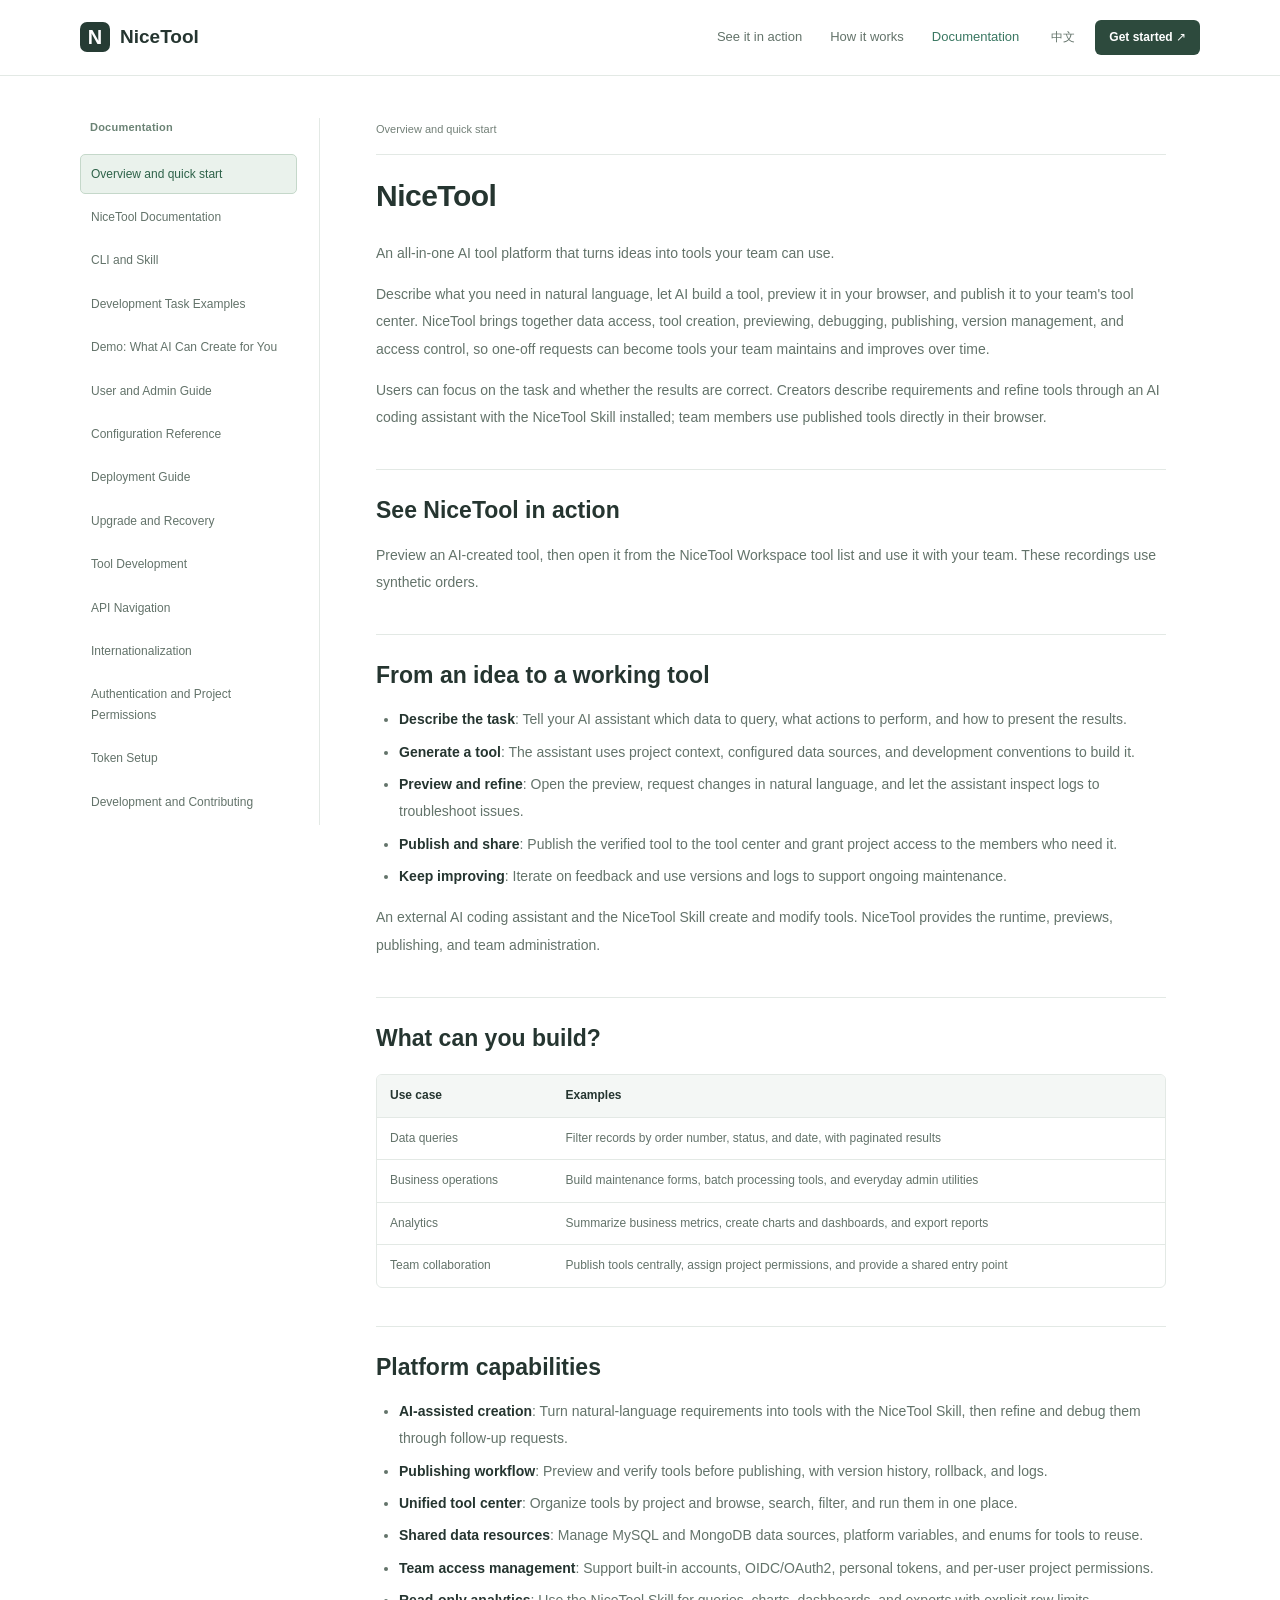
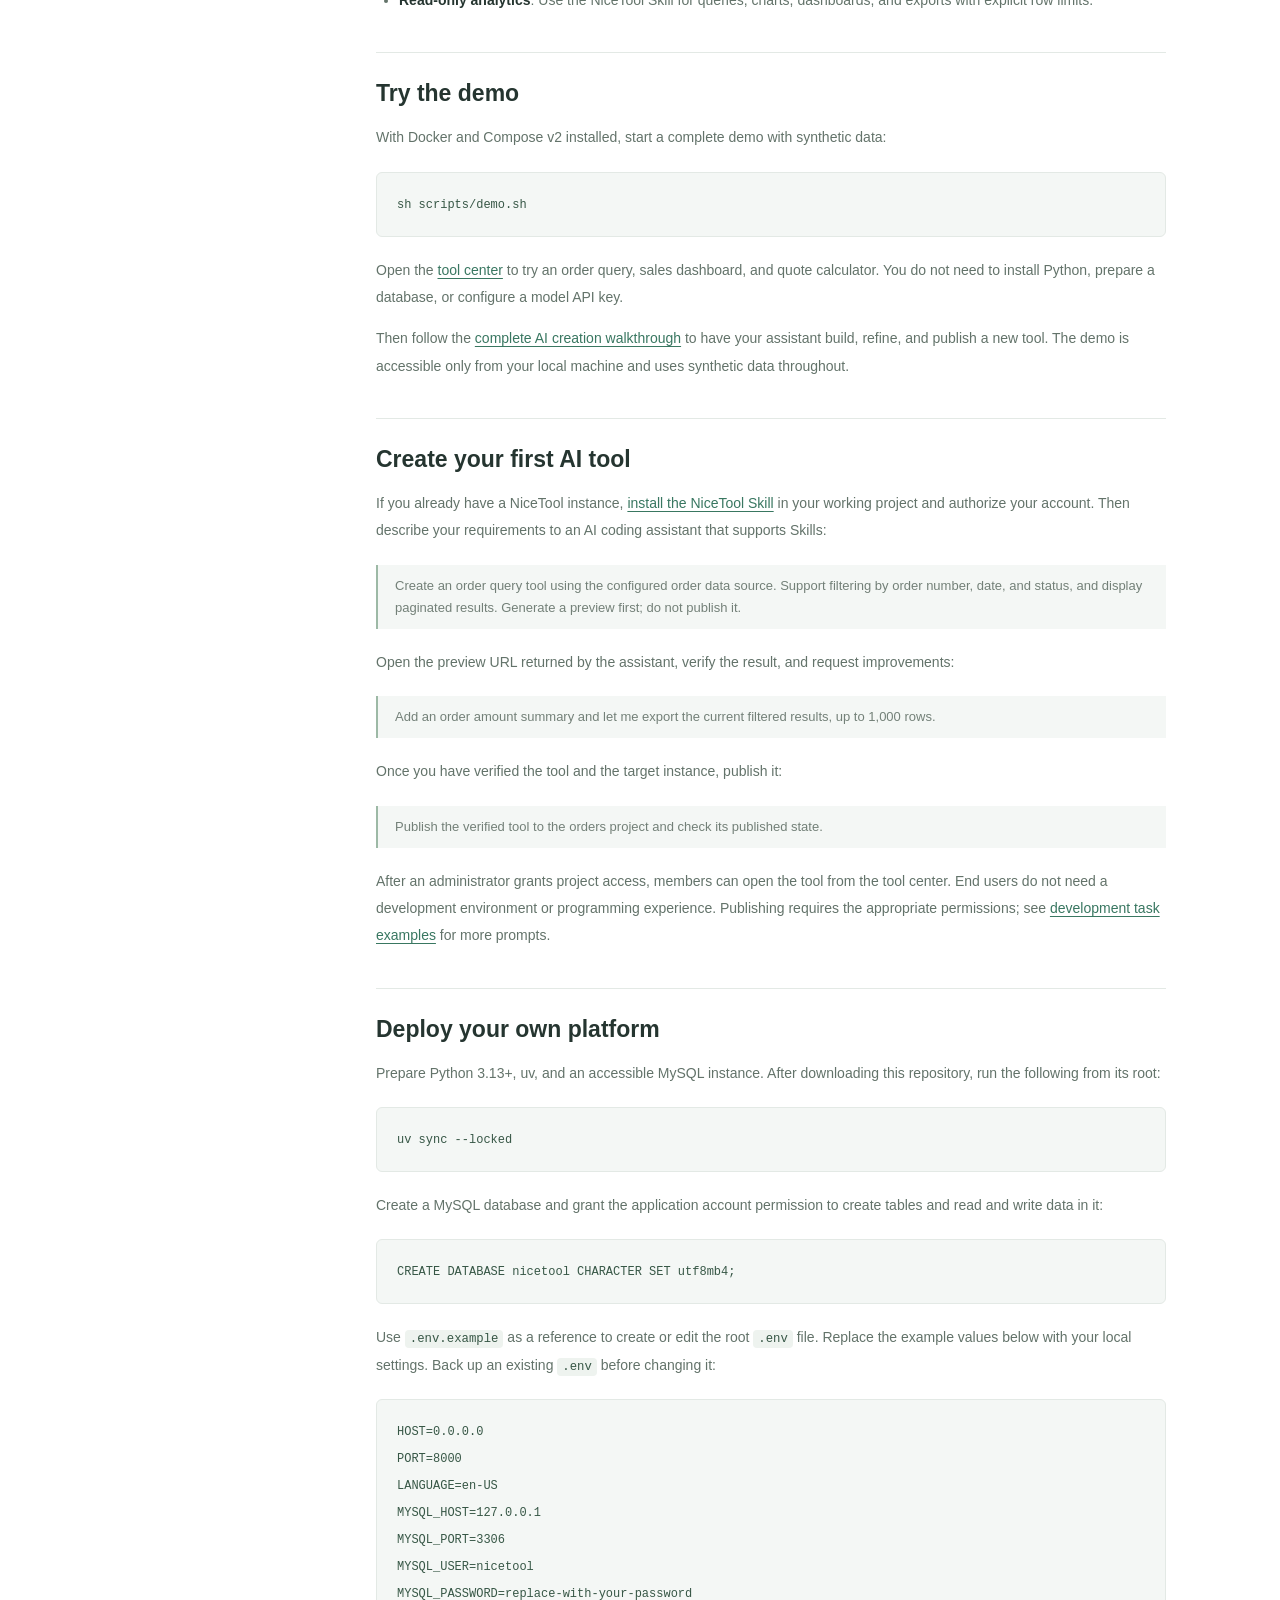
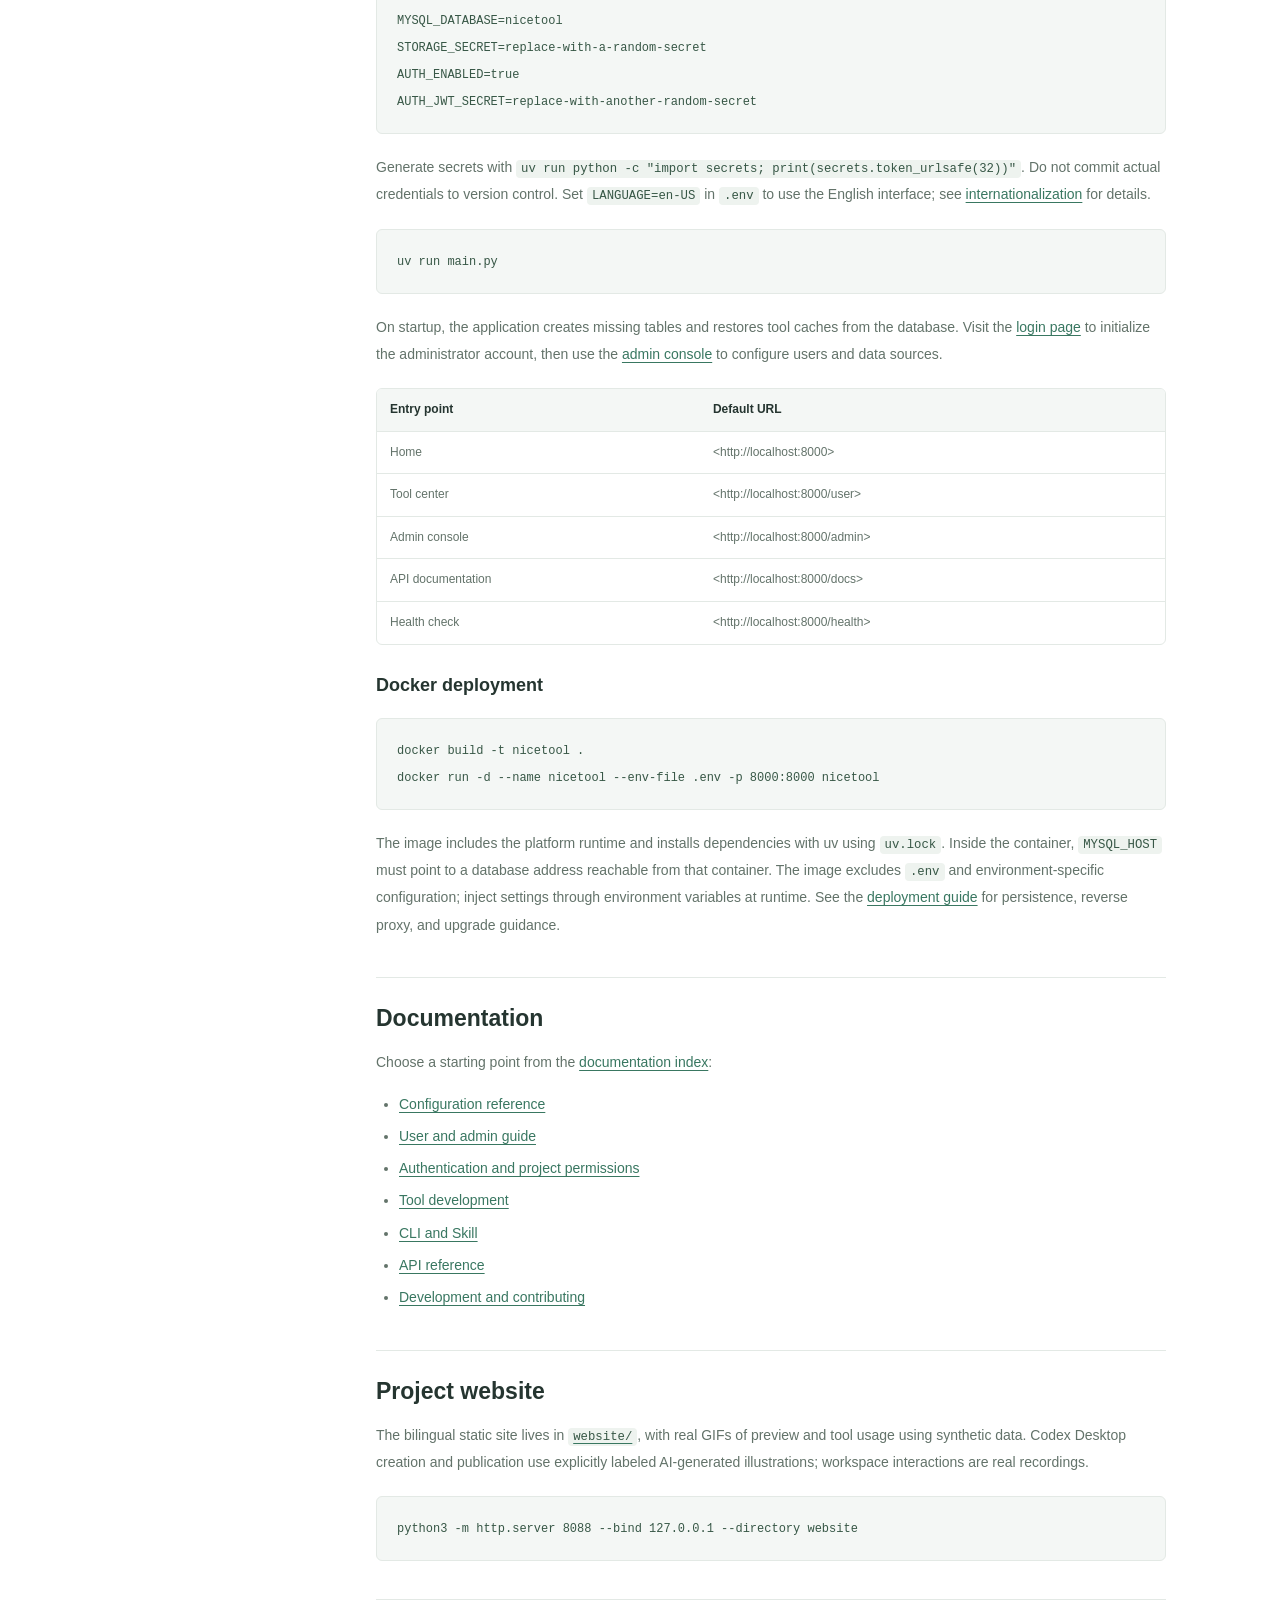
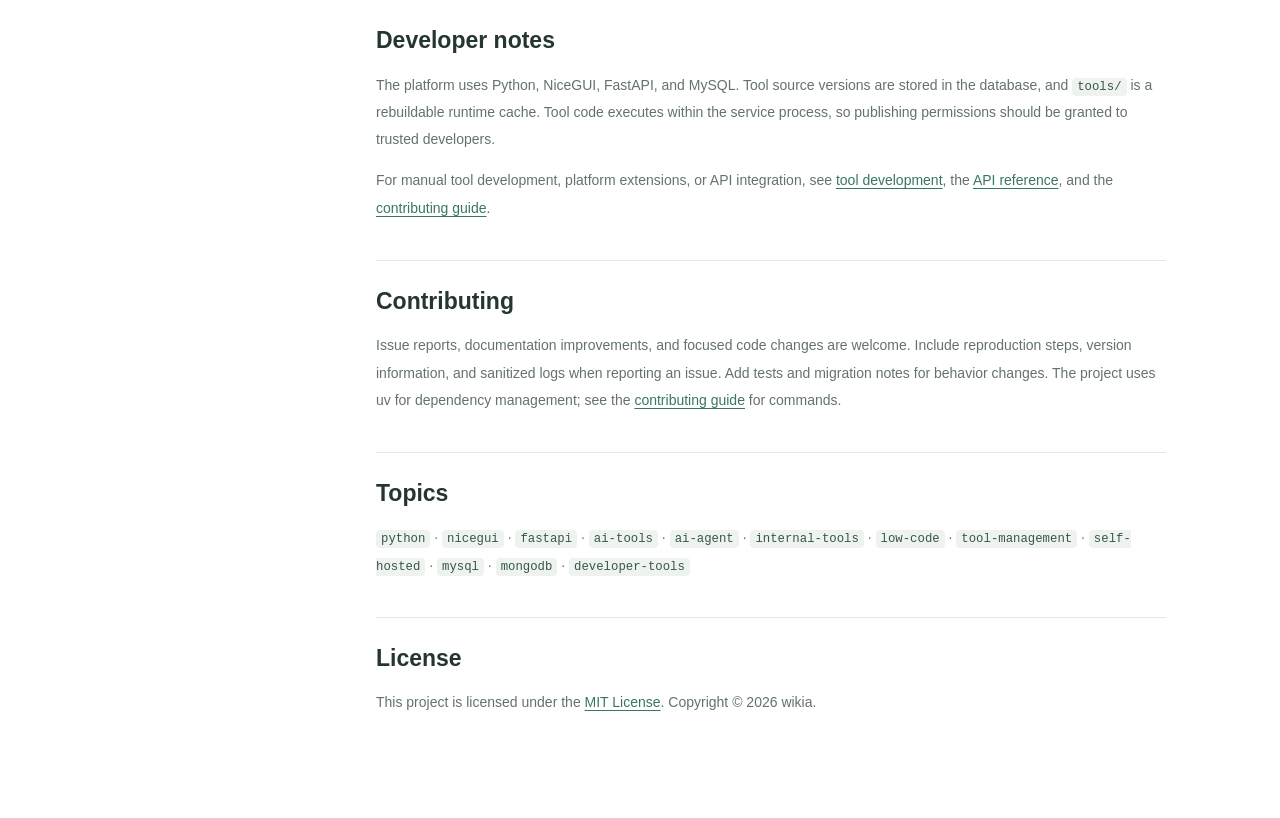
<file: website/docs.html>
<!doctype html>
<html lang="zh-CN">
  <head>
    <meta charset="utf-8" />
    <meta name="viewport" content="width=device-width, initial-scale=1" />
    <title>使用文档 — NiceTool</title>
    <meta name="description" content="NiceTool 使用文档：快速开始、工具开发、配置与部署指南。" />
    <meta name="theme-color" content="#f4f7f5" />
    <link rel="icon" href="assets/favicon.svg" type="image/svg+xml" />
    <link rel="stylesheet" href="styles.css?v=20261026-docs-v1" />
    <link rel="stylesheet" href="docs.css?v=20261026-docs-v1" />
  </head>
  <body>
    <a class="skip-link" href="#content" data-i18n="skip">跳至内容</a>
    <header class="site-header">
      <nav class="nav inner" aria-label="Main navigation">
        <a class="brand" href="index.html" aria-label="NiceTool home"><span class="brand-mark">N</span>NiceTool</a>
        <div class="nav-links" id="nav-links"><a href="index.html#demos" data-i18n="nav.demos">流程演示</a><a href="index.html#workflow" data-i18n="nav.workflow">如何工作</a><a href="docs.html" aria-current="page" data-i18n="nav.docs">使用文档</a></div>
        <div class="nav-actions"><button class="language-switch" type="button" data-language-toggle aria-label="Switch to English">EN</button><a class="button button-small" href="#demo" data-i18n="nav.start">开始体验 ↗</a><button class="menu-toggle" type="button" aria-label="Menu" aria-expanded="false" aria-controls="nav-links">☰</button></div>
      </nav>
    </header>
    <main class="inner docs-layout">
      <aside class="docs-directory" aria-label="文档目录">
        <button class="directory-toggle" type="button" aria-controls="doc-list" aria-expanded="false"><span data-i18n="directory">文档目录</span><span aria-hidden="true">⌄</span></button>
        <div class="sidebar" id="doc-list">
          <p class="eyebrow" data-i18n="directory">文档目录</p>
        <button class="doc-link active" data-doc="project"><span data-doc-title="project">项目介绍与快速开始</span></button>
        <button class="doc-link" data-doc="README"><span data-doc-title="README">NiceTool 文档</span></button>
        <button class="doc-link" data-doc="nicetool-skill"><span data-doc-title="nicetool-skill">CLI 与 Skill</span></button>
        <button class="doc-link" data-doc="nicetool-skill-usage"><span data-doc-title="nicetool-skill-usage">开发任务示例</span></button>
        <button class="doc-link" data-doc="demo"><span data-doc-title="demo">先体验：AI 可以帮你创建什么</span></button>
        <button class="doc-link" data-doc="user-guide"><span data-doc-title="user-guide">用户与管理员指南</span></button>
        <button class="doc-link" data-doc="configuration"><span data-doc-title="configuration">配置参考</span></button>
        <button class="doc-link" data-doc="deployment"><span data-doc-title="deployment">部署指南</span></button>
        <button class="doc-link" data-doc="upgrading"><span data-doc-title="upgrading">升级与恢复</span></button>
        <button class="doc-link" data-doc="tool-development"><span data-doc-title="tool-development">工具开发</span></button>
        <button class="doc-link" data-doc="api"><span data-doc-title="api">API 导航</span></button>
        <button class="doc-link" data-doc="internationalization"><span data-doc-title="internationalization">国际化</span></button>
        <button class="doc-link" data-doc="oauth2-auth"><span data-doc-title="oauth2-auth">认证与项目权限</span></button>
        <button class="doc-link" data-doc="nicetool-token-setup"><span data-doc-title="nicetool-token-setup">Token 配置</span></button>
        <button class="doc-link" data-doc="contributing"><span data-doc-title="contributing">开发与贡献</span></button>
        </div>
      </aside>
      <article class="viewer">
        <div class="toolbar"><span id="doc-title">项目介绍与快速开始</span></div>
        <div id="content" tabindex="-1"></div>
      </article>
    </main>

    <script type="text/markdown" id="doc-zh-CN-project">


# NiceTool



一站式 AI 工具平台，让想法成为团队可用的工具。

用自然语言描述需求，让 AI 创建工具，在浏览器中预览验证，再发布到团队的工具中心。NiceTool 将数据接入、工具生成、预览调试、发布共享、版本管理和访问授权串成完整流程，让工具从一次性的需求变成可以持续使用和改进的团队资源。

使用者只需关注要解决什么问题、结果是否正确，无需了解工具的底层语言。创建者通过接入 NiceTool Skill 的 AI 编程助手描述需求、调整功能；团队成员通过浏览器直接使用已发布的工具。

## 看看 NiceTool 如何工作

预览 AI 创建的工具，再从 NiceTool 工作台的工具列表进入使用，与团队共享。以下演示录制自运行界面，仅使用合成订单。



## 从需求到可用工具

1. **描述需求**：告诉 AI 需要查询哪些数据、完成什么操作、如何展示结果。
2. **生成工具**：AI 结合项目上下文、已配置的数据源和开发规范创建工具。
3. **预览调整**：打开预览页面验证效果，继续用自然语言提出修改；AI 可读取日志排查问题。
4. **发布共享**：确认结果后发布到工具中心，为需要的成员分配项目访问权限。
5. **持续改进**：根据反馈迭代工具，通过版本和日志管理后续维护。

AI 创建和修改工具通过外部 AI 编程助手与 Skill 完成；NiceTool 提供工具运行、预览、发布及团队管理服务。

## 可以用 NiceTool 做什么

| 场景 | 示例 |
| --- | --- |
| 数据查询 | 按订单号、状态和日期筛选记录，查看分页明细 |
| 业务操作 | 创建信息维护表单、批量处理和日常管理工具 |
| 统计分析 | 汇总业务指标，生成趋势图、分析面板和导出报表 |
| 团队协作 | 集中发布工具，按项目授权，让成员通过统一入口使用 |

## 平台能力

- **AI 驱动创建**：通过 NiceTool Skill 将自然语言需求转化为工具，支持连续修改和调试。
- **完整发布流程**：从预览验证到正式发布，提供版本记录、回滚和日志查看。
- **统一工具中心**：按项目组织工具，支持浏览、搜索、筛选和直接运行。
- **共享数据能力**：集中管理 MySQL、MongoDB 数据源、平台变量和枚举，供工具复用。
- **团队访问管理**：支持内置账号、OIDC/OAuth2、个人 Token 和用户项目授权。
- **只读分析能力**：NiceTool Skill 支持数据查询、图表、仪表盘及有数量上限的导出。

## 一键体验

只需 Docker 和 Compose v2，即可启动包含合成数据的完整演示：

```bash
sh scripts/demo.sh
```

打开 [工具中心](http://localhost:8000/user)，体验订单查询、销售看板和报价计算器。无需安装 Python、准备数据库或配置模型密钥。

接着按[完整 AI 创建示例](#demo)让你的 AI 助手创建新工具、根据反馈修改并发布。演示仅允许本机访问，全部数据均为合成数据。

## 创建你的第一个 AI 工具

已有 NiceTool 实例时，先在工作项目中[安装 NiceTool Skill](#nicetool-skill)并完成账号授权，再向支持 Skill 的 AI 编程助手描述需求：

> 创建一个订单查询工具，使用已配置的订单数据源，支持按订单号、日期和状态筛选，分页展示结果。先生成预览，不发布。

打开 AI 返回的预览地址，验证后继续调整：

> 增加订单金额汇总，并支持导出当前筛选结果，最多导出 1000 条。

确认效果和目标实例后发布：

> 将已验证的工具发布到订单项目，并核对正式状态。

管理员为成员分配项目访问权限后，成员即可从工具中心打开使用。普通使用者无需安装开发环境，也无需编写代码。发布需要相应权限；更多示例见[开发任务示例](#nicetool-skill-usage)。

## 部署自己的平台

准备 Python 3.13+、uv 和一个可访问的 MySQL 实例。下载本仓库后，在仓库根目录执行：

```bash
uv sync --locked
```

先在 MySQL 中创建数据库，为应用账号授予该数据库的建表和读写权限：

```sql
CREATE DATABASE nicetool CHARACTER SET utf8mb4;
```

参考 `.env.example` 创建或编辑根目录 `.env`，将以下示例值替换为本地配置；已有 `.env` 时先备份，不直接覆盖：

```dotenv
HOST=0.0.0.0
PORT=8000
MYSQL_HOST=127.0.0.1
MYSQL_PORT=3306
MYSQL_USER=nicetool
MYSQL_PASSWORD=replace-with-your-password
MYSQL_DATABASE=nicetool
STORAGE_SECRET=replace-with-a-random-secret
AUTH_ENABLED=true
AUTH_JWT_SECRET=replace-with-another-random-secret
```

可用 `uv run python -c "import secrets; print(secrets.token_urlsafe(32))"` 生成密钥。不要将实际凭据提交到版本控制。

```bash
uv run main.py
```

启动时创建缺失的数据表，并从数据库恢复工具缓存。访问 [登录页](http://localhost:8000/auth/login)初始化管理员，再进入[管理后台](http://localhost:8000/admin)配置用户和数据源。

| 入口 | 默认地址 |
| --- | --- |
| 首页 | <http://localhost:8000> |
| 工具中心 | <http://localhost:8000/user> |
| 管理后台 | <http://localhost:8000/admin> |
| API 文档 | <http://localhost:8000/docs> |
| 健康检查 | <http://localhost:8000/health> |

### Docker 部署

```bash
docker build -t nicetool .
docker run -d --name nicetool --env-file .env -p 8000:8000 nicetool
```

镜像包含平台运行环境，通过 uv 按 `uv.lock` 安装依赖。容器内的 `MYSQL_HOST` 必须指向容器可访问的数据库地址。镜像排除 `.env` 和环境专用配置，运行时通过环境变量注入。持久化、反向代理及升级说明见[部署指南](#deployment)。

## 文档

从[文档索引](#README)选择你的使用路径：

- [配置参考](#configuration)
- [用户与管理员指南](#user-guide)
- [认证与项目权限](#oauth2-auth)
- [工具开发](#tool-development)
- [CLI 与 Skill](#nicetool-skill)
- [API 导航](#api)
- [开发与贡献](#contributing)

## 项目网站

双语静态官网位于 [`website/`](#project)，包含预览与工具使用的真实 GIF 演示。仅使用合成数据；Codex Desktop 的创建与发布采用 AI 生成流程示意，工作台操作为真实录制。

```bash
python3 -m http.server 8088 --bind 127.0.0.1 --directory website
```

## 开发者说明

平台底层采用 Python、NiceGUI、FastAPI 和 MySQL。工具源码版本保存在数据库中，`tools/` 是可重建的运行缓存；工具代码在服务进程内执行，因此发布权限应授予可信开发者。

需要手工开发工具、扩展平台或集成 API 时，请参阅[工具开发](#tool-development)、[API 导航](#api)和[贡献指南](#contributing)。

## 参与贡献

欢迎提交问题报告、文档改进和聚焦的代码修改。报告问题时提供复现步骤、版本和脱敏日志；行为变更请附测试及迁移说明。项目使用 uv 管理依赖，具体命令见[贡献指南](#contributing)。

## 项目标签

`python` · `nicegui` · `fastapi` · `ai-tools` · `ai-agent` · `internal-tools` · `low-code` · `tool-management` · `self-hosted` · `mysql` · `mongodb` · `developer-tools`

## 许可证

本项目采用 [MIT 许可证](LICENSE)。Copyright © 2026 wikia。

    </script>

    <script type="text/markdown" id="doc-zh-CN-README">
# NiceTool 文档

本文档描述当前仓库实现。示例使用本机地址或 `example.com`，不依赖特定组织的部署环境。

## 部署和使用

首次体验从[一键演示与 AI 创建教程](#demo)开始。升级现有实例见[升级与恢复](#upgrading)。

| 目标 | 文档 |
| --- | --- |
| 安装并运行 | [README](#project) |
| 容器、反向代理、升级和备份 | [部署指南](#deployment) |
| 界面语言与翻译扩展 | [国际化](#internationalization) |
| 配置环境变量 | [配置参考](#configuration) |
| 浏览工具、管理用户和数据源 | [用户指南](#user-guide) |
| 登录、Token 与项目访问授权 | [认证与权限](#oauth2-auth) · [Token 配置](#nicetool-token-setup) |

## 开发和集成

| 目标 | 文档 |
| --- | --- |
| 编写 Python 工具 | [工具开发](#tool-development) |
| 安装 Skill、使用 CLI | [CLI 与 Skill](#nicetool-skill) |
| 给开发助手描述任务 | [任务示例](#nicetool-skill-usage) |
| 创建只读统计和图表 | [CLI 与 Skill](#nicetool-skill) |
| 调用 HTTP 接口 | [API 导航](#api) |
| 修改平台并贡献代码 | [贡献指南](#contributing) |

`plans/` 保存历史设计记录，不作为当前配置或接口契约，也不再收录到网站使用文档目录。实际行为以源码和运行实例的 OpenAPI 文档为准。

    </script>

    <script type="text/markdown" id="doc-zh-CN-nicetool-skill">
# CLI 与 Skill

[返回文档索引](#README)

CLI 位于 `plugins/nicetool/skills/nicetool/scripts/tool-cli.py`。本仓库使用 `uv run python` 执行；Skill 正式源位于 `plugins/nicetool/skills/nicetool`，项目内 `.agents/skills/nicetool` 是符号链接。

## 从实例安装 Skill

先由管理员在环境管理中设置启用环境及默认环境。确认实例可信后，在目标项目目录执行：

```bash
curl -fsSL https://tools.example.com/api/install.sh | sh
```

安装脚本下载 Skill、初始化客户端配置，并打开浏览器请求授权。默认可交互选择安装到当前项目或全局目录；无交互环境使用 `--local` 或 `--global`。参数 `--target /path/to/project` 指定项目；`--force` 替换已有 Skill；`--skip-auth` 跳过浏览器授权。已有客户端配置保留。

```bash
# 安装到当前项目
curl -fsSL https://tools.example.com/api/install.sh | sh -s -- --local

# 安装到用户级全局目录
curl -fsSL https://tools.example.com/api/install.sh | sh -s -- --global
```

```bash
curl -fsSL https://tools.example.com/api/install.sh   | sh -s -- --target /path/to/project --skip-auth
```

也可手动复制完整的 `plugins/nicetool/skills/nicetool` 目录到 Agent 支持的 Skill 搜索目录。保留其中的脚本和参考资料，不要只复制 `SKILL.md`。

## 连接实例

直接使用仓库中的 CLI：

```bash
export NICETOOL_TOKEN='replace-with-your-token'
uv run python plugins/nicetool/skills/nicetool/scripts/tool-cli.py   --server http://localhost:8000 list
```

已安装到目标项目时，将脚本路径换为 `.agents/skills/nicetool/scripts/tool-cli.py`。

多实例可执行 `/api/init.sh` 初始化配置，然后通过 `--env <名称>` 选择环境，或用 `--config <路径>` 指定 TOML。环境名称、URL、`token_env` 来自后台环境管理，不固定为 test/prod。

## 开发流程

以下命令在仓库根目录执行。远端操作复用同一 Server 地址；启用认证时需要先配置 Token。

```bash
# 只创建本地文件
uv run python plugins/nicetool/skills/nicetool/scripts/tool-cli.py create demo hello

# 创建固定预览
uv run python plugins/nicetool/skills/nicetool/scripts/tool-cli.py   --server http://localhost:8000 preview demo hello --file tools/demo/hello.py

# 查看预览日志
uv run python plugins/nicetool/skills/nicetool/scripts/tool-cli.py   --server http://localhost:8000 prelog demo hello

# 上传并发布正式版本
uv run python plugins/nicetool/skills/nicetool/scripts/tool-cli.py   --server http://localhost:8000 publish demo hello --file tools/demo/hello.py

# 查询正式状态
uv run python plugins/nicetool/skills/nicetool/scripts/tool-cli.py   --server http://localhost:8000 status demo hello
```

发布需要相应操作权限。`create` 不调用服务端；`preview` 不更新正式版本，但会执行工具代码；`publish` 写入正式源码版本。

## 常用命令

| 命令 | 用途 |
| --- | --- |
| `list` / `projects` | 列出可访问的工具或项目 |
| `get <project> <name>` | 读取工具详情 |
| `create <project> <name>` | 本地生成工具 |
| `preview --file <path>` | 临时预览 |
| `publish <project> <name> --file <path>` | 上传并发布 |
| `status <project> <name>` | 正式状态 |
| `toollog` / `prelog` | 正式日志 / 预览日志 |
| `databases` / `variables` | 查看可用配置元信息 |
| `delete <project> <name>` | 删除正式工具 |

全局参数放在子命令前。完整参数通过 `--help` 或 `<命令> --help` 查看。删除和发布前确认实例、项目及文件名；Agent 的操作还应遵守所安装 Skill 的授权规则。

    </script>

    <script type="text/markdown" id="doc-zh-CN-nicetool-skill-usage">
# 开发任务示例

[返回文档索引](#README)

先完成[Skill 安装和实例连接](#nicetool-skill)，再向开发助手说明数据源、输入条件、结果字段和操作范围。以下项目名均为示例。

## 查询工具

> 在 demo 项目创建订单查询工具。按订单号和日期筛选，使用已登记的数据源，分页显示结果。先生成本地文件，不发布。

## 修改工具

> 读取 demo/order_query 当前源码，增加状态筛选。复用已有枚举，保留分页。修改后预览并检查日志。

## 预览排错

> demo/order_query 的预览页面报错。读取对应预览日志，定位原因，修复后重新预览。

## 发布

> 将已验证的本地 tools/demo/order_query.py 发布到指定实例的 demo/order_query，并核对正式状态。

发布前明确实例地址或命名环境。使用普通用户账号时，先确认具备发布权限。

## 分析面板

> 使用 NiceTool Skill 创建月度订单数量和金额趋势面板，支持日期范围、分页明细和有数量上限的 Excel 导出。

只读分析与业务写操作均使用 NiceTool Skill。写操作需要明确字段校验、确认交互、事务和失败处理。

    </script>

    <script type="text/markdown" id="doc-zh-CN-demo">
# 先体验：AI 可以帮你创建什么

只需 Docker 和 Compose v2，不需要安装 Python、准备数据库或配置模型密钥。先体验三个成品工具，再让你使用的 AI 助手继续修改。

## 一键启动

在仓库根目录执行：

```bash
sh scripts/demo.sh
```

英文界面请在 `.env` 文件中设置 `LANGUAGE=en-US`，再运行 `sh scripts/demo.sh`。

首次启动需要网络下载镜像与依赖。脚本等待数据库和平台就绪后，输出工具中心地址：

[打开演示工具中心](http://localhost:8000/user)

端口被占用时：

```bash
DEMO_PORT=8080 sh scripts/demo.sh
```

演示独立使用 `nicetool_demo` 数据库和 Docker 卷；`.env` 中的语言配置用于界面，数据库连接和认证使用固定的演示配置。默认关闭登录，只绑定 `127.0.0.1`。它用于本机体验，不是正式部署配置，也不适合通过代理暴露到公网。

## 三个可直接使用的工具

| 工具 | 试一试 | 应看到的结果 |
| --- | --- | --- |
| [订单查询](http://localhost:8000/user/tools/demo/order_query) | 输入 `DEMO-001` 后查询 | 一条示例客户订单；支持分页与 CSV 导出 |
| [销售看板](http://localhost:8000/user/tools/demo/sales_dashboard) | 查看指标及六个月趋势 | 60 条订单、20 条已完成订单；销售额只统计已完成订单 |
| [报价计算器](http://localhost:8000/user/tools/demo/quote_calculator) | 数量 10、单价 99、折扣 10% | 报价 891.00 元；不保存任何业务数据 |

全部订单为固定合成数据，来源是 `examples/demo/orders.csv`。无需连接真实业务系统。三个工具是预置示例，不表示平台已在后台调用模型生成；修改和生成需要你的外部 AI 助手。

## 让 AI 修改一个工具

在支持项目 Skill 的 AI 编程助手中打开本仓库。仓库已经包含 NiceTool Skill；若工具未自动发现它，可明确要求读取 `plugins/nicetool/skills/nicetool/SKILL.md`。

给 AI 以下任务：

> 使用 NiceTool Skill，基于当前演示项目创建一个新工具 demo/order_analysis。参考 examples/demo/tools/order_query.py，读取 examples/demo/orders.csv，支持订单状态筛选，显示订单数量和已完成订单金额。不要修改现有三个演示工具。目标实例是 http://localhost:8000，先预览，不发布。

业务口径见 [演示数据说明](#project)。若使用了其他端口，请同步替换任务中的实例地址。

验证预览后继续：

> 增加按月汇总图表。金额只统计已完成订单，取消订单不计入，保留无订单月份的展示。修改后重新预览，并说明你验证了哪些输入和结果。

确认结果后发布：

> 将这次已验证的候选源码发布到本机演示实例的 demo/order_analysis，并核对正式页面和版本。

演示实例关闭鉴权，不需要个人 Token，也不需要浏览器授权。若要把 Skill 安装到另一个业务项目，安装时使用 `--skip-auth`；这些示例依赖本仓库的 `examples.demo.data`，因此本教程应在当前仓库内完成。

## 停止、重启和重置

停止并保留数据库和修改：

```bash
docker compose --env-file /dev/null -f compose.demo.yaml down
```

再次运行 `sh scripts/demo.sh` 即可启动。初始化会创建缺失的示例工具；源码与预置文件不同时会写入新版本，因此重新启动可能覆盖你对三个预置工具的修改。源码相同则跳过。请使用新工具名保存自己的改动；已删除的预置示例会在下次启动时重新创建。默认客户端环境仅在列表为空时创建，已有配置保留。

完全删除演示数据库、工具修改、日志及预览，再从头体验：

```bash
# 破坏性操作，仅在确定不要现有演示内容时执行。
docker compose --env-file /dev/null -f compose.demo.yaml down --volumes
sh scripts/demo.sh
```

## 排查启动问题

```bash
docker compose --env-file /dev/null -f compose.demo.yaml ps
docker compose --env-file /dev/null -f compose.demo.yaml logs --tail 80 app db
```

本机有 Python 时，可运行脱敏诊断：

```bash
python3 scripts/doctor.py --server http://localhost:8000
```

成功退出码为 0，检查失败为 1。诊断不读取 `.env`，不输出 Token、数据库密码或 HTTP 响应正文。健康接口仅表示 HTTP 服务存活，不能替代数据库与工具功能验收。

正式使用请阅读[部署指南](#deployment)，从 `.env.example` 配置自己的数据库和登录密钥。

    </script>

    <script type="text/markdown" id="doc-zh-CN-user-guide">
# 用户与管理员指南

[返回文档索引](#README)

## 首次登录

启用 `AUTH_ENABLED=true` 后，访问 `/auth/login`。没有本地密码账号时，页面提供管理员初始化；初始化完成后，其他本地账号由管理员创建。使用临时密码登录的用户需要先修改密码。

## 使用工具

在 `/user` 按项目、标签或关键词查找工具。普通用户只能看到获授权的项目；管理员不受项目范围限制。点击工具进入 `/user/tools/{project}/{name}`。

看不到工具时，先确认工具已发布，再请管理员检查你的项目授权。预览成功不代表已经发布。

## 管理后台

`/admin` 提供以下入口：

| 入口 | 用途 |
| --- | --- |
| 用户管理 | 创建账号、禁用账号、重置密码和分配项目访问权限 |
| 工具管理 | 查看工具、源码及版本，执行有权限的管理操作 |
| 数据源管理 | 配置 MySQL/MongoDB 连接并测试连接 |
| 枚举管理 | 管理供工具使用的枚举 |
| 变量管理 | 配置工具读取的字符串 Key-Value |
| NiceTool 环境管理 | 为 CLI/安装脚本登记实例 URL、Token 环境变量名和默认环境 |
| 预览日志 | 查看预览列表及运行日志 |

环境管理不创建 Server 实例，也不修改服务的 `.env`。要生成客户端初始化配置，需要至少一个启用环境，并指定一个默认环境。

## 发布流程

开发者先在本地编写工具，通过预览验证，再由有权限的账号正式发布。数据库保存发布版本，工具中心使用正式版本。项目授权决定普通用户能访问哪些项目，不赋予发布、删除或回滚权限。

## Token

右上角用户菜单提供个人 Token 管理。完整 Token 只显示一次，丢失后重新生成；不再使用时撤销。配置方法见[Token 指南](#nicetool-token-setup)。

## 常见问题

- **401**：浏览器会话或 CLI Token 无效、过期，重新登录或生成 Token。
- **403**：检查账号是否禁用、是否需要修改临时密码，以及项目授权和操作权限。
- **工具缺少入口**：工具必须定义顶层同步或异步 `main()`。
- **数据源连接失败**：从服务所在主机或容器检查地址、网络和数据库权限。
- **安装脚本返回 503**：检查后台是否配置了启用的默认环境，Skill 分发文件是否完整。

管理员可结合 `logs/app.log`、`logs/error.log`、`logs/tools/{project}/{tool}/tool.log` 和预览日志定位问题。分享日志前移除凭据与业务数据。

    </script>

    <script type="text/markdown" id="doc-zh-CN-configuration">
# 配置参考

[返回文档索引](#README)

配置由 `core/settings.py` 的 Pydantic Settings 读取，环境变量名不区分大小写。进程环境变量优先于 dotenv 文件；修改启动配置后需要重启服务。

## 配置文件选择

- 设置 `ENV_FILE` 时，读取指定文件；支持逗号分隔的多个路径，后面的文件覆盖前面的值。
- 未设置 `ENV_FILE` 时，先读取 `.env`，再读取 `.env.${ENV_TYPE}`。
- `ENV_TYPE` 默认 `prod`，仅接受 `dev`、`uat`、`prod`；对应文件不存在时不会自动生成。
- 仓库仍保留 `.env.dev`。若只想加载 `.env`，使用 `ENV_FILE=.env uv run main.py`。

不要将 Server 的 `ENV_TYPE` 与 CLI 的 `--env` 混淆：前者选择服务启动配置，后者选择远端实例。

## 服务与数据库

| 变量 | 默认值 | 说明 |
| --- | --- | --- |
| `HOST` | `0.0.0.0` | 监听地址 |
| `PORT` | `8000` | 监听端口 |
| `PROJECT_PATH` | 空 | URL 挂载前缀，例如 `/nicetool` |
| `LANGUAGE` | `zh-CN` | 在 `.env` 配置的全局界面语言，支持 `zh-CN` / `en-US`；修改后重启生效 |
| `STORAGE_SECRET` | 内置开发值 | 会话存储密钥，部署时替换 |
| `LOG_LEVEL` | `INFO` | 日志级别 |
| `TOOLS_DIR` | `./tools` | 可重建的工具运行缓存目录 |
| `MYSQL_HOST` | `localhost` | 平台数据库主机 |
| `MYSQL_PORT` | `3306` | 平台数据库端口 |
| `MYSQL_USER` | `root` | 数据库用户 |
| `MYSQL_PASSWORD` | 空 | 数据库密码 |
| `MYSQL_DATABASE` | `nicetool` | 已创建的数据库名 |
| `MYSQL_CHARSET` | `utf8mb4` | 连接字符集 |
| `MYSQL_POOL_SIZE` | `10` | 常驻连接池大小 |
| `MYSQL_MAX_OVERFLOW` | `20` | 额外连接数上限 |
| `MYSQL_POOL_TIMEOUT` | `30` | 等待连接的超时秒数 |
| `MYSQL_POOL_RECYCLE` | `3600` | 连接回收周期秒数 |
| `REQUEST_TIMEOUT` | `30` | 认证 HTTP 请求超时秒数 |

平台 MySQL 保存工具版本、账号和管理配置。工具访问的业务数据源在管理后台单独配置，不通过这些 `MYSQL_*` 变量选择。

## 登录

`AUTH_ENABLED` 默认 `false`。启用后配置 `AUTH_JWT_SECRET`；HTTPS 部署设置 `AUTH_REQUIRE_HTTPS_COOKIE=true`。完整配置见[认证与权限](#oauth2-auth)。

## 样式与配置入口

平台使用 `core/styles.py` 的固定样式，没有主题切换和通用设置保存页面。服务配置通过环境变量管理；数据源、变量、枚举和客户端环境通过各自的后台页面管理。

    </script>

    <script type="text/markdown" id="doc-zh-CN-deployment">
# 部署指南

[返回文档索引](#README)

## 本地运行

按照[快速开始](#project)准备 Python 3.13+、uv 和 MySQL。执行 `uv sync --locked` 安装锁定依赖，再执行 `uv run main.py`。MySQL 数据库需预先创建；启动建表只创建缺失的表，不负责变更已有表的列或索引。

## Docker

仓库的 `Dockerfile` 构建包含源码的应用镜像，使用 uv 安装锁定依赖到 `/opt/venv`，通过该环境的 Python 启动服务。

```bash
docker build -t nicetool .
docker run -d --name nicetool   --env-file .env   -p 8000:8000   -v nicetool-logs:/app/logs   -v nicetool-previews:/tmp/nicegui_client_tools   nicetool
```

`.dockerignore` 排除 `.env`、`.env.*` 中的真实配置，仅保留 `.env.example`。运行时使用 `--env-file` 或部署平台的环境变量配置。镜像健康检查使用配置的端口和挂载前缀访问 `/health`。

容器内 `localhost` 指向容器自身。数据库在其他容器时，使用同一 Docker 网络中的服务名；在宿主机时，使用该运行环境支持的宿主机地址。不要直接沿用本机开发的 `MYSQL_HOST=127.0.0.1`。

```bash
docker logs -f nicetool
docker stop nicetool
```

## 数据持久化

| 内容 | 位置 | 恢复方式 |
| --- | --- | --- |
| 工具源码与版本、用户、平台配置 | MySQL | 数据库备份恢复 |
| 正式工具运行文件 | `TOOLS_DIR` | 启动时从数据库恢复 |
| 预览代码与日志 | `/tmp/nicegui_client_tools` | 重新预览或挂载卷 |
| 应用及正式工具日志 | `logs/` | 挂载卷或外部日志系统 |

只备份 `tools/` 不足以恢复平台。应备份 MySQL，并单独保存运行配置及密钥。

## 反向代理与子路径

设置 `PROJECT_PATH=/nicetool` 后，页面、API 和登录回调都包含此前缀。反向代理应保留前缀、支持 WebSocket，并传递正确的外部协议与主机信息。OIDC/OAuth2 的回调地址应与外部 URL 一致，例如 `https://tools.example.com/nicetool/auth/callback`。

HTTPS 部署启用 `AUTH_REQUIRE_HTTPS_COOKIE=true`；本机 HTTP 开发保持 `false`。配置独立的 `STORAGE_SECRET` 和 `AUTH_JWT_SECRET`，再开放受保护入口。

## 升级

1. 备份数据库与运行配置，记录当前代码提交或镜像版本。
2. 检查 `models/`、`scripts/init.sql` 和发布变更，评估已有表的迁移需求。
3. 用新的 `uv.lock` 安装依赖或重建镜像。
4. 停止旧实例，应用经过验证的数据库变更，再启动新实例。
5. 检查 `/health`，并验证登录、工具预览和已发布工具。

`scripts/init.sql` 是完整建表脚本，不是增量迁移工具。回滚涉及数据库结构时，需要与备份配套，不能仅切换代码。

## 已知部署边界

工具模块在服务进程内导入执行，不是沙箱；只允许可信开发者发布。预览文件及运行缓存依赖本地文件系统，多实例部署需要额外设计共享存储和请求路由。

首次体验见[一键演示](#demo)，详细升级步骤见[升级与恢复](#upgrading)。

    </script>

    <script type="text/markdown" id="doc-zh-CN-upgrading">
# 升级与恢复

[返回文档索引](#README)

## 演示环境

更新代码后重新执行 `sh scripts/demo.sh`。数据库卷保留，但演示初始化会将内容不同的预置工具写为新版本，可能覆盖你对这三个工具的修改。请将自定义改动保存为其他工具名。重置会删除演示环境中的全部修改，命令见[演示指南](#demo)。

## 当前开发契约

项目尚未上线，接口调整直接同步服务端、CLI、Skill 和文档，不保留旧行为兼容入口。发布必须上传源码，工具名称严格校验；详见 [API 导航](#api)。

## 正式部署

1. 记录当前代码提交与镜像版本，备份 MySQL 和运行配置。
2. 对比新旧 `models/` 与 `scripts/init.sql`。建表脚本不是增量迁移工具；启动的 `create_tables()` 不会为已有表自动修改列和索引。
3. 在隔离数据库上验证所需的结构迁移和数据恢复。
4. 使用新的 `uv.lock` 重建镜像，明确注入正式配置。
5. 停止旧实例，执行已经验证的迁移，启动新实例。
6. 验证登录、项目权限、工具预览、发布、运行及日志。

HTTP `/health` 返回 `OK` 只是存活检查。还应实际运行一个使用数据源的工具。

## 回滚

如果仅更换了应用代码，可切回记录的镜像。涉及不兼容数据库变更时，需恢复配套数据库备份，不能只回滚代码。工具版本回滚只恢复工具源码，不撤销工具已经产生的业务数据写入。

## 诊断与反馈

可先运行 `python3 scripts/doctor.py --server <实例地址>`。提交问题时附上提交版本、部署方式、诊断输出、复现步骤和脱敏日志，不要附上真实 `.env`、Token 或数据库备份。

    </script>

    <script type="text/markdown" id="doc-zh-CN-tool-development">
# 工具开发

[返回文档索引](#README)

## 文件与入口

工具是单个 Python 文件，通过项目名和文件名定位，例如 `demo/hello.py`。`name` 元数据是显示标题，URL 中的工具名是文件名去掉 `.py`。

```python
"""name: Hello NiceTool
description: 演示交互输入
creator: contributor
tags: demo
"""

from nicegui import ui


def main():
    with ui.column().classes("w-full gap-4"):
        ui.label("Hello NiceTool").classes("text-xl font-semibold")
        ui.button("点击", on_click=lambda: ui.notify("操作成功"))


if __name__ == "__main__":
    main()
    ui.run()
```

支持 `def main()` 与 `async def main()`。UI 构建放进 `main()`，`ui.run()` 只能位于本地启动保护块中。模块导入时会执行顶层语句，应避免顶层网络请求和写操作；不再支持没有 `main()` 的旧式顶层 UI 脚本。

平台要求调用入口无需传参。保持入口直接、无装饰器，便于预览和正式执行采用相同逻辑。

## 数据与共享配置

业务数据库连接通过 `core.datasource_manager` 管理，平台变量通过 `core.variable_manager` 读取。使用之前先由管理员登记配置；不要在工具源码中硬编码真实连接密码或 Token。

枚举使用 `core.enum_config` 中的 `get_enum_values()`、`enum_options()` 等接口。具体接口可查看源码与 Skill 参考文件。

耗时查询避免阻塞 UI 事件循环；查询列表应有筛选和分页，导出应有数量上限。事务、参数校验和业务写入权限由工具开发者负责实现。

## 生命周期

1. 本地创建文件，或使用 CLI `create`。
2. 使用 `preview` 验证 UI、查询和异常处理。
3. 使用 `prelog` 查看预览错误。
4. 确认目标项目与实例，使用 `publish` 上传源码。
5. 使用 `status` 核对正式版本，并打开正式地址。

命令示例见[CLI 指南](#nicetool-skill)。预览执行也会运行真实 Python 代码，不自动回滚工具对业务数据的写入。

## 平台实现

- `service/tool_metadata.py`：模块 docstring 元数据解析。
- `service/tool_runtime.py`：入口校验和模块加载。
- `service/tool_storage.py`：MySQL 源码版本与运行缓存恢复。
- `service/tool_lifecycle_service.py`：发布、回滚、删除及操作记录。

正式内容以数据库为准，不要把手工修改运行缓存当成发布。

## 工具名称与源码契约

项目名和工具名仅允许小写字母、数字、下划线和连字符；项目名最长 100 个字符，工具名最长 197 个字符。工具名不包含 `.py`。平台不会自动转小写、替换空格或剥离扩展名；非法名称会被拒绝，API 返回 HTTP 422。工具标题可使用中文，与工具标识符分开。

发布必须上传包含顶层 `main()` 的 Python 源码。`POST /api/tools/{project}/{name}/publish` 必须携带 JSON 请求体 `{"content": "..."}`；缺失请求体、缺失 content 或空字符串返回 HTTP 422。源码语法或入口错误返回 HTTP 400。CLI 默认读取本地 `tools/{project}/{name}.py` 并上传，也可使用 `--file` 或 `--stdin`。服务端不会从当前数据库版本或本地运行缓存推断待发布内容。

MySQL 保存正式源码和版本，本地 `tools/` 仅作为可恢复的运行缓存。恢复历史源码请在后台使用版本回滚，它会创建新版本。工具详情不返回 revision，CLI `get --output` 仅写入源码文件；平台未提供乐观锁冲突保护。

    </script>

    <script type="text/markdown" id="doc-zh-CN-api">
# API 导航

[返回文档索引](#README)

启动服务后，通过 `/docs` 查看 Swagger，`/redoc` 查看 ReDoc，`/openapi.json` 获取接口 Schema。子路径部署时添加 `PROJECT_PATH`。请求字段、响应结构与错误码以运行实例的 Schema 和实现为准。

## 接口分组

| 路径 | 用途 | 源码 |
| --- | --- | --- |
| `/api/tools` | 工具列表、详情、预览、发布、状态、日志和删除 | `public/api/tool_api.py` |
| `/api/datasources` | 数据源查询与连接测试 | `public/api/datasource_api.py` |
| `/api/variables` | 平台变量 Key 列表 | `public/api/variable_api.py` |
| `/auth` | 登录、账号初始化、个人 Token 和设备授权 | `public/api/auth_api.py` |
| `/api/init.sh`、`/api/install.sh` | 客户端初始化与安装 | `public/init_script.py` |
| `/api/downloads` | Skill ZIP 下载 | `public/skill_download.py` |
| `/health` | 健康检查 | `public/api/health_api.py` |

不是所有后台操作都有对应 REST CRUD 接口。枚举、用户项目授权等后台功能可直接调用服务层；不要推断未声明的端点。

## 读取工具

```bash
curl --fail-with-body http://localhost:8000/api/tools   -H "Authorization: Bearer $NICETOOL_TOKEN"
```

启用认证时，Token 和账号状态参与访问检查；工具列表受项目授权限制。

## 上传并发布

```bash
uv run python -c 'import json; from pathlib import Path; print(json.dumps({"content": Path("hello.py").read_text()}))'   | curl --fail-with-body -X POST http://localhost:8000/api/tools/demo/hello/publish       -H "Authorization: Bearer $NICETOOL_TOKEN"       -H 'Content-Type: application/json' --data-binary @-
```

该操作写入正式版本，需要发布权限。建议先用 CLI 预览。临时预览端点为 `POST /api/tools/preview`，同样接收包含 `content` 的 JSON。

## 访问与集成边界

普通页面通过 Cookie 登录，CLI 使用 Bearer Token。预览 URL 默认处于公共路径范围，不应将其当作私有数据隔离机制。对接时同时核对路径保护、项目授权与操作 scope；参见[认证说明](#oauth2-auth)。

## 工具名称与源码契约

项目名和工具名仅允许小写字母、数字、下划线和连字符；项目名最长 100 个字符，工具名最长 197 个字符。工具名不包含 `.py`。平台不会自动转小写、替换空格或剥离扩展名；非法名称会被拒绝，API 返回 HTTP 422。工具标题可使用中文，与工具标识符分开。

发布必须上传包含顶层 `main()` 的 Python 源码。`POST /api/tools/{project}/{name}/publish` 必须携带 JSON 请求体 `{"content": "..."}`；缺失请求体、缺失 content 或空字符串返回 HTTP 422。源码语法或入口错误返回 HTTP 400。CLI 默认读取本地 `tools/{project}/{name}.py` 并上传，也可使用 `--file` 或 `--stdin`。服务端不会从当前数据库版本或本地运行缓存推断待发布内容。

MySQL 保存正式源码和版本，本地 `tools/` 仅作为可恢复的运行缓存。恢复历史源码请在后台使用版本回滚，它会创建新版本。工具详情不返回 revision，CLI `get --output` 仅写入源码文件；平台未提供乐观锁冲突保护。

    </script>

    <script type="text/markdown" id="doc-zh-CN-internationalization">
# 国际化

平台界面语言统一在项目根目录的 `.env` 文件中配置，支持简体中文（`zh-CN`）和 English（`en-US`）。页面不提供语言切换，浏览器 Cookie 和语言偏好不会覆盖此配置。

```dotenv
LANGUAGE=en-US
```

修改文件后重启应用，所有页面、登录页面和 NiceGUI 内置组件统一使用配置的语言。使用 `zh-CN` 可切换为中文。

Demo 同样从 `.env` 读取语言；文件不存在时使用 `.env.example` 的中文默认值。修改后重新运行：

```bash
sh scripts/demo.sh
```

脚本仅将 Compose 明确引用的配置用于演示，数据库和认证仍使用独立演示配置，不会连接 `.env` 中的业务数据库。不需要在启动命令中指定语言。

覆盖范围包括平台导航、管理表单、表格、主要通知，以及账号初始化、登录、改密和设备授权页面。项目名称、工具标题、描述、业务数据、枚举值和工具脚本自身的界面不自动翻译。日志、第三方异常、服务层原始错误和 API 文档仍保留原文。

## 添加平台文案

中文原文作为翻译键，英文目录位于 `core/i18n/en-US.json`。在页面渲染或回调中调用翻译，避免模块导入时固化语言：

```python
from core.i18n import t, option_labels

ui.label(t("工具中心"))
ui.label(t("项目授权：{arg0}", arg0=username))
ui.select(option_labels({"user": "普通用户", "admin": "管理员"}), value="user")
```

动态值通过命名占位符传入；英文翻译必须保留同名占位符及格式。不要翻译下拉框的机器值、数据库字段或用户输入。未找到翻译时显示中文原文。

平台 NiceGUI 页面使用 `component.language.localized_page`，由它读取统一配置并设置内置组件语言。静态表格插槽可使用 `html_t()` 翻译文字及显示表达式中的字面量，它不处理工具或用户提供的 HTML，也不替代 HTML 转义。

新增其他语言时，需要添加翻译目录，并扩展 `core.i18n` 的语言规范化和目录加载，同时确认 NiceGUI 支持目标语言。

验证：

```bash
uv run python -m unittest discover -s tests -p test_i18n.py
```

    </script>

    <script type="text/markdown" id="doc-zh-CN-oauth2-auth">
# 认证与项目权限

[返回文档索引](#README)

## 本地账号

```dotenv
AUTH_ENABLED=true
AUTH_JWT_SECRET=replace-with-a-random-secret
AUTH_JWT_EXPIRES_MINUTES=30
AUTH_REQUIRE_HTTPS_COOKIE=false
```

没有本地密码账号时，`/auth/login` 提供管理员初始化。之后由管理员创建用户，临时密码需要首次登录后修改。网页使用 HttpOnly Cookie 保存短期 JWT；到期后重新登录，不提供 Refresh Token。HTTPS 部署将 `AUTH_REQUIRE_HTTPS_COOKIE` 设为 `true`。

认证默认关闭。关闭时不应用通常的用户和项目访问限制，适合本机调试，不应当作多用户权限配置。

## OIDC

```dotenv
AUTH_PROVIDER_PROFILE=oidc
AUTH_PROVIDER_NAME=example-sso
AUTH_ISSUER=https://id.example.com
AUTH_CLIENT_ID=replace-with-client-id
AUTH_CLIENT_SECRET=replace-with-client-secret
AUTH_REDIRECT_URI=https://tools.example.com/auth/callback
AUTH_SCOPES="openid profile email"
```

服务通过 discovery 获取元数据，通过 JWKS 校验 ID Token。配置了客户端 ID 与密钥后，登录页提供外部登录入口。子路径部署时回调 URL 也要包含前缀。

## OAuth2

```dotenv
AUTH_PROVIDER_PROFILE=oauth2
AUTH_PROVIDER_NAME=example-oauth
AUTH_AUTHORIZATION_ENDPOINT=https://id.example.com/oauth/authorize
AUTH_TOKEN_ENDPOINT=https://id.example.com/oauth/token
AUTH_USERINFO_ENDPOINT=https://id.example.com/api/user
AUTH_CLIENT_ID=replace-with-client-id
AUTH_CLIENT_SECRET=replace-with-client-secret
AUTH_REDIRECT_URI=https://tools.example.com/auth/callback
AUTH_SCOPES="profile email"
```

通用 OAuth2 需要三个显式端点。字段通过 `AUTH_USER_ID_CLAIM`、`AUTH_USERNAME_CLAIM`、`AUTH_EMAIL_CLAIM`、`AUTH_DISPLAY_NAME_CLAIM` 和 `AUTH_GROUPS_CLAIM` 映射。仅可信邮箱验证字段匹配时才按邮箱绑定已有账号。

源码还支持 `enterprise_oa` 专用字段适配，使用 `AUTH_ENTERPRISE_OA_BASE_URL`；新接入优先使用通用配置。企业网关 X-Token 登录已移除。

## 权限模型

权限分成项目范围与操作范围：

| 账号 | 项目范围 | 默认生命周期操作 |
| --- | --- | --- |
| 管理员 | 全部项目 | 读取、预览、发布、回滚、删除、管理 |
| 普通用户 | 管理员分配的项目 | 读取、预览 |

管理员在用户管理中整体设置普通用户的项目授权；未授权的普通用户不能浏览对应正式工具。Token 还受签发的 scope 限制，项目授权不是发布授权。

`AUTH_ADMIN_USERS` 和 `AUTH_ADMIN_GROUPS` 用于外部登录角色判定。`AUTH_PROTECTED_PATHS`、`AUTH_ADMIN_PATHS`、`AUTH_PUBLIC_PATHS` 调整路径保护，修改时应核对中间件逻辑。

## CLI 与设备授权

CLI 使用 Bearer 个人 Token；安装脚本可打开浏览器，经用户确认后获取凭据。Token 可撤销，服务端保存哈希。见[Token 配置](#nicetool-token-setup)。

```bash
AUTH_ADMIN_GROUPS=nicetool,platform-admin
AUTH_ADMIN_USERS=alice@example.com,bob
AUTH_PROTECTED_PATHS=/user,/admin,/api
AUTH_ADMIN_PATHS=/admin
AUTH_PUBLIC_PATHS=/,/health,/docs,/redoc,/openapi.json,/auth,/api/auth/device/start,/api/auth/device/token,/client/tool
```

设备授权使用 `/api/auth/device/start` 发起授权、`/api/auth/device/token` 轮询结果。若部署中显式设置了 `AUTH_PUBLIC_PATHS`，需同时加入这两个匿名访问路径。浏览器确认页仍为 `/auth/device/authorize`，需要登录；安装脚本使用安装服务下发的环境 URL（含 HTTPS 和部署前缀）拼接浏览器授权链接；目标环境的授权接口无需配置环境列表。

项目访问控制不替代业务数据库权限。工具代码在服务进程内运行，发布账号应限于可信开发者。

    </script>

    <script type="text/markdown" id="doc-zh-CN-nicetool-token-setup">
# Token 配置

[返回文档索引](#README)

## 通过安装脚本授权

[Skill 安装脚本](#nicetool-skill)会打开浏览器，请求用户授权。确认后，凭据保存在 `${XDG_CONFIG_HOME:-$HOME/.config}/nicetool/credentials.env`，权限为 `0600`。客户端配置只保存实例地址和 Token 环境变量名。

## 手工配置

1. 登录目标实例。
2. 打开右上角用户菜单中的 Token 管理。
3. 创建个人 Token，立即保存完整值。
4. 为当前终端配置环境变量。

直接指定 Server 时：

```bash
export NICETOOL_TOKEN='replace-with-your-token'
uv run python plugins/nicetool/skills/nicetool/scripts/tool-cli.py   --server http://localhost:8000 list
```

使用命名环境时，变量名应与该环境配置中的 `token_env` 一致，例如 `NICETOOL_LOCAL_TOKEN`。环境变量只对当前终端及其子进程生效；编辑器或 Agent 需要从配置了变量的环境启动。

## 更新与撤销

Token 丢失后不能取回明文，应重新生成。撤销旧 Token 后，更新本地凭据或环境变量。不应将 Token 写进工具代码、客户端 TOML、提交记录或问题报告。

401 通常表示凭据无效，403 通常表示账号、项目或操作权限不足。更换 Token 不会自动增加账号权限。

    </script>

    <script type="text/markdown" id="doc-zh-CN-contributing">
# 开发与贡献

[返回文档索引](#README)

## 开发环境

```bash
uv sync --locked
uv run main.py
```

服务运行需要 MySQL；测试多使用模拟对象或 SQLite，但导入模块时可能尝试初始化 MySQL 数据源。

```bash
# 忽略工作目录 dotenv，运行测试
ENV_FILE=/dev/null uv run python -m unittest discover -s tests

# Ruff 当前不是项目依赖，使用 uvx 执行
uvx ruff check .
uvx ruff format --check .
```

上述环境变量写法适用于 POSIX Shell。已有代码可能存在格式问题，提交时区分原有问题和本次引入的问题。增加依赖使用 `uv add` 并一并提交 `pyproject.toml`、`uv.lock`，不维护 requirements.txt。

## 项目结构

| 目录 | 职责 |
| --- | --- |
| `core/` | 配置、认证、数据库连接、固定样式与共享运行能力 |
| `models/` | SQLModel 表与数据模型 |
| `service/` | 工具生命周期、存储、项目访问控制等业务逻辑 |
| `public/` | NiceGUI 页面与 FastAPI 路由 |
| `component/` | 共享 UI |
| `plugins/nicetool/` | 分发的 Skill、CLI 和参考资料 |
| `tests/` | 自动化测试 |
| `scripts/init.sql` | 当前完整建表定义 |

页面和 API 都可以调用服务层。数据库操作使用 `db_manager.session_scope()`；管理控制器继承 `BaseController` 并注册到后台入口。页面模块通过 `public/__init__.py` 导入以注册路由。

`tools/` 是运行缓存，不是版本存储。工具入口校验集中在 `service/tool_runtime.py`，元数据解析集中在 `service/tool_metadata.py`。新增行为应复用这些实现，避免再次引入兼容执行分支。

## 提交修改

1. 从维护中的分支创建工作分支，保持修改聚焦。
2. 为行为变化补充能复现问题的测试；文档修改检查链接与示例。
3. 同步受影响文档和 Skill 参考资料。
4. 修改表结构时更新模型和建表脚本，并说明已有数据库如何迁移。
5. 提交前检查 diff，移除真实凭据、日志和业务数据。
6. 在合并请求中描述问题、修改结果、验证步骤和已知限制。

Skill 的正式源是 `plugins/nicetool/skills/nicetool`，`.agents/skills/nicetool` 指向它，不需要维护两份副本。

## 报告问题

通过当前代码托管平台的问题跟踪入口报告。附上提交版本、操作系统、启动方式、复现步骤和脱敏错误日志。当前仓库没有公开仓库地址或许可证声明，文档不假设特定托管平台和贡献协议。

    </script>

    <script type="text/markdown" id="doc-en-US-project">


# NiceTool



An all-in-one AI tool platform that turns ideas into tools your team can use.

Describe what you need in natural language, let AI build a tool, preview it in your browser, and publish it to your team's tool center. NiceTool brings together data access, tool creation, previewing, debugging, publishing, version management, and access control, so one-off requests can become tools your team maintains and improves over time.

Users can focus on the task and whether the results are correct. Creators describe requirements and refine tools through an AI coding assistant with the NiceTool Skill installed; team members use published tools directly in their browser.

## See NiceTool in action

Preview an AI-created tool, then open it from the NiceTool Workspace tool list and use it with your team. These recordings use synthetic orders.



## From an idea to a working tool

1. **Describe the task**: Tell your AI assistant which data to query, what actions to perform, and how to present the results.
2. **Generate a tool**: The assistant uses project context, configured data sources, and development conventions to build it.
3. **Preview and refine**: Open the preview, request changes in natural language, and let the assistant inspect logs to troubleshoot issues.
4. **Publish and share**: Publish the verified tool to the tool center and grant project access to the members who need it.
5. **Keep improving**: Iterate on feedback and use versions and logs to support ongoing maintenance.

An external AI coding assistant and the NiceTool Skill create and modify tools. NiceTool provides the runtime, previews, publishing, and team administration.

## What can you build?

| Use case | Examples |
| --- | --- |
| Data queries | Filter records by order number, status, and date, with paginated results |
| Business operations | Build maintenance forms, batch processing tools, and everyday admin utilities |
| Analytics | Summarize business metrics, create charts and dashboards, and export reports |
| Team collaboration | Publish tools centrally, assign project permissions, and provide a shared entry point |

## Platform capabilities

- **AI-assisted creation**: Turn natural-language requirements into tools with the NiceTool Skill, then refine and debug them through follow-up requests.
- **Publishing workflow**: Preview and verify tools before publishing, with version history, rollback, and logs.
- **Unified tool center**: Organize tools by project and browse, search, filter, and run them in one place.
- **Shared data resources**: Manage MySQL and MongoDB data sources, platform variables, and enums for tools to reuse.
- **Team access management**: Support built-in accounts, OIDC/OAuth2, personal tokens, and per-user project permissions.
- **Read-only analytics**: Use the NiceTool Skill for queries, charts, dashboards, and exports with explicit row limits.

## Try the demo

With Docker and Compose v2 installed, start a complete demo with synthetic data:

```bash
sh scripts/demo.sh
```

Open the [tool center](http://localhost:8000/user) to try an order query, sales dashboard, and quote calculator. You do not need to install Python, prepare a database, or configure a model API key.

Then follow the [complete AI creation walkthrough](#demo) to have your assistant build, refine, and publish a new tool. The demo is accessible only from your local machine and uses synthetic data throughout.

## Create your first AI tool

If you already have a NiceTool instance, [install the NiceTool Skill](#nicetool-skill) in your working project and authorize your account. Then describe your requirements to an AI coding assistant that supports Skills:

> Create an order query tool using the configured order data source. Support filtering by order number, date, and status, and display paginated results. Generate a preview first; do not publish it.

Open the preview URL returned by the assistant, verify the result, and request improvements:

> Add an order amount summary and let me export the current filtered results, up to 1,000 rows.

Once you have verified the tool and the target instance, publish it:

> Publish the verified tool to the orders project and check its published state.

After an administrator grants project access, members can open the tool from the tool center. End users do not need a development environment or programming experience. Publishing requires the appropriate permissions; see [development task examples](#nicetool-skill-usage) for more prompts.

## Deploy your own platform

Prepare Python 3.13+, uv, and an accessible MySQL instance. After downloading this repository, run the following from its root:

```bash
uv sync --locked
```

Create a MySQL database and grant the application account permission to create tables and read and write data in it:

```sql
CREATE DATABASE nicetool CHARACTER SET utf8mb4;
```

Use `.env.example` as a reference to create or edit the root `.env` file. Replace the example values below with your local settings. Back up an existing `.env` before changing it:

```dotenv
HOST=0.0.0.0
PORT=8000
LANGUAGE=en-US
MYSQL_HOST=127.0.0.1
MYSQL_PORT=3306
MYSQL_USER=nicetool
MYSQL_PASSWORD=replace-with-your-password
MYSQL_DATABASE=nicetool
STORAGE_SECRET=replace-with-a-random-secret
AUTH_ENABLED=true
AUTH_JWT_SECRET=replace-with-another-random-secret
```

Generate secrets with `uv run python -c "import secrets; print(secrets.token_urlsafe(32))"`. Do not commit actual credentials to version control. Set `LANGUAGE=en-US` in `.env` to use the English interface; see [internationalization](#internationalization) for details.

```bash
uv run main.py
```

On startup, the application creates missing tables and restores tool caches from the database. Visit the [login page](http://localhost:8000/auth/login) to initialize the administrator account, then use the [admin console](http://localhost:8000/admin) to configure users and data sources.

| Entry point | Default URL |
| --- | --- |
| Home | <http://localhost:8000> |
| Tool center | <http://localhost:8000/user> |
| Admin console | <http://localhost:8000/admin> |
| API documentation | <http://localhost:8000/docs> |
| Health check | <http://localhost:8000/health> |

### Docker deployment

```bash
docker build -t nicetool .
docker run -d --name nicetool --env-file .env -p 8000:8000 nicetool
```

The image includes the platform runtime and installs dependencies with uv using `uv.lock`. Inside the container, `MYSQL_HOST` must point to a database address reachable from that container. The image excludes `.env` and environment-specific configuration; inject settings through environment variables at runtime. See the [deployment guide](#deployment) for persistence, reverse proxy, and upgrade guidance.

## Documentation

Choose a starting point from the [documentation index](#README):

- [Configuration reference](#configuration)
- [User and admin guide](#user-guide)
- [Authentication and project permissions](#oauth2-auth)
- [Tool development](#tool-development)
- [CLI and Skill](#nicetool-skill)
- [API reference](#api)
- [Development and contributing](#contributing)

## Project website

The bilingual static site lives in [`website/`](#project), with real GIFs of preview and tool usage using synthetic data. Codex Desktop creation and publication use explicitly labeled AI-generated illustrations; workspace interactions are real recordings.

```bash
python3 -m http.server 8088 --bind 127.0.0.1 --directory website
```

## Developer notes

The platform uses Python, NiceGUI, FastAPI, and MySQL. Tool source versions are stored in the database, and `tools/` is a rebuildable runtime cache. Tool code executes within the service process, so publishing permissions should be granted to trusted developers.

For manual tool development, platform extensions, or API integration, see [tool development](#tool-development), the [API reference](#api), and the [contributing guide](#contributing).

## Contributing

Issue reports, documentation improvements, and focused code changes are welcome. Include reproduction steps, version information, and sanitized logs when reporting an issue. Add tests and migration notes for behavior changes. The project uses uv for dependency management; see the [contributing guide](#contributing) for commands.

## Topics

`python` · `nicegui` · `fastapi` · `ai-tools` · `ai-agent` · `internal-tools` · `low-code` · `tool-management` · `self-hosted` · `mysql` · `mongodb` · `developer-tools`

## License

This project is licensed under the [MIT License](LICENSE). Copyright © 2026 wikia.

    </script>

    <script type="text/markdown" id="doc-en-US-README">
# NiceTool Documentation

NiceTool is an all-in-one AI tool platform for business teams. It is designed to turn tools created by AI Agents into previewable, publishable, permission-aware, and maintainable team applications.

This documentation describes the current repository implementation. Examples use localhost or `example.com` and do not depend on any private deployment environment.

## Start here

For the first experience, read [Demo: what AI can create for you](#demo). For existing deployments, read [Upgrade and recovery](#upgrading).

## Core topics

| Document | Purpose |
| --- | --- |
| [CLI and Skill](#nicetool-skill) | How agents create, preview, publish, and manage tools through the CLI. |
| [Development task examples](#nicetool-skill-usage) | Example prompts for creating tools with AI. |
| [User and admin guide](#user-guide) | Daily usage for tool users and administrators. |
| [Configuration](#configuration) | Runtime settings and `.env` variables. |
| [Deployment](#deployment) | Docker and production deployment guidance. |
| [Tool development](#tool-development) | Tool file structure and runtime conventions. |
| [Authentication and permissions](#oauth2-auth) | OAuth2 login and project access control. |

## Repository layout

The application code lives in `public/`, `service/`, `models/`, `core/`, and `component/`. The static website lives in `website/`. Documentation source files live under `docs/`; English documentation lives under `docs/en/`.

## Historical designs

`docs/plans/` contains historical design notes, not the current configuration or API contract. These notes are retained in the repository and excluded from the website's user documentation. Use current guides and the running instance's OpenAPI schema for integrations.

    </script>

    <script type="text/markdown" id="doc-en-US-nicetool-skill">
# CLI and Skill

The NiceTool Skill helps an AI coding agent create, preview, publish, delete, and inspect tools through the NiceTool CLI.

NiceTool tools are single-file Python modules with a top-level `main()` function. Users do not need to think about Python; the platform uses it as the runtime for AI-generated business tools.

## Install the Skill

For an instance with an enabled default client environment, run the installer from your target project after checking that you trust the instance:

```bash
curl -fsSL https://tools.example.com/api/install.sh | sh -s -- --local
```

Use `--global` for a user-level installation, `--target /path/to/project` for a specific project, `--force` to replace an existing Skill, or `--skip-auth` to skip browser authorization. Existing client configuration is preserved. An authenticated instance can open browser device authorization; the demo does not require a token. Environment names, URLs and token-variable names come from the admin environment page.

Alternatively, copy the Skill package into the agent's Skill search directory. Keep scripts and references together; do not copy only `SKILL.md`.

```bash
cp -R plugins/nicetool/skills/nicetool .agents/skills/nicetool
```

## Connect an instance

Use the repository CLI directly:

```bash
export NICETOOL_TOKEN='replace-with-your-token'
uv run python plugins/nicetool/skills/nicetool/scripts/tool-cli.py --server http://localhost:8000 list
```

After installation into a target project, use `.agents/skills/nicetool/scripts/tool-cli.py` as the script path.

For multiple instances, initialize configuration through `/api/init.sh`, then select an environment with `--env <name>` or provide a TOML file with `--config <path>`. Environment name, URL, and `token_env` come from the admin environment page.

## Typical workflow

1. Ask the AI agent to create or modify a tool.
2. The agent writes a NiceTool-compatible tool file.
3. Preview the tool in NiceTool and inspect logs.
4. Publish the approved version.
5. Use version history to roll back or audit changes.

## Recommended tool shape

A tool should be compact, focused, and safe by default. Read-only query and analytics tools should not mutate business data. Configuration should come from NiceTool variables, data sources, and enums instead of hard-coded values.

    </script>

    <script type="text/markdown" id="doc-en-US-nicetool-skill-usage">
# Development Task Examples

These examples show how to ask an AI agent to create NiceTool tools.

## Query tool

```text
Create a NiceTool tool that queries order data by customer, status, and date range. Show paginated results and support CSV export.
```

## Dashboard

```text
Create a read-only sales dashboard with total revenue, order count, completion rate, monthly trend, and customer ranking.
```

## Form calculator

```text
Create a quote calculator. Users enter quantity, unit price, discount, tax, and service fee. Show subtotal, discount, tax, fee, and final total.
```

## Admin helper

```text
Create a safe admin helper that reads platform variables and displays validation results. Do not write any business data.
```

## Good request style

Include the business goal, required inputs, expected output, data source, safety constraints, and export needs. If the tool must use existing project models or APIs, mention the relevant module or endpoint.

    </script>

    <script type="text/markdown" id="doc-en-US-demo">
# Demo: What AI Can Create for You

The demo environment is designed to reduce first-use friction for open-source users. It shows what NiceTool can do before users study deployment details.

## What is included

- A one-command demo startup script.
- Demo data for order and sales scenarios.
- Three finished tools: order query, quote calculator, and sales dashboard.
- Examples that demonstrate filters, forms, cards, charts and tables; platform language follows `LANGUAGE` in `.env` (or `.env.example` when absent).
- Seed logic that updates demo tools when their source files change.

## Start the demo

```bash
sh scripts/demo.sh
```

The script starts the application and a MySQL container, initializes demo data, and makes the platform available at `http://127.0.0.1:8000`.

## Demo tools

| Tool | What it demonstrates |
| --- | --- |
| Order query | Search, filters, pagination, status badges, and export-oriented results. |
| Quote calculator | Form input, validation, computed output, and summary cards. |
| Sales dashboard | KPI cards, charts, customer ranking, and read-only analytics. |

## Why this matters

The goal is to let users first experience “AI helped me create a usable business tool,” then learn how to deploy, secure, and extend the platform.

## Restart and reset

Restarting preserves the database volume, but seeding writes a new version when a preset tool differs from its bundled source. It can overwrite edits to the three preset tools. Save custom work under new tool names. Unchanged source is skipped; deleted preset tools are recreated. Existing client environments are retained.

Stop while preserving data:

```bash
docker compose --env-file /dev/null -f compose.demo.yaml down
```

To delete all demo data and changes, explicitly reset the volumes:

```bash
docker compose --env-file /dev/null -f compose.demo.yaml down --volumes
sh scripts/demo.sh
```

The demo disables authentication and uses an isolated database. Its example tools depend on `examples.demo.data`; create tutorial tools inside this repository. Preview first, then publish only after verification. For troubleshooting, run `python3 scripts/doctor.py --server http://localhost:8000`; HTTP health alone does not verify the database or tool behavior.

    </script>

    <script type="text/markdown" id="doc-en-US-user-guide">
# User and Admin Guide

NiceTool has two main user surfaces: the tool center for business users and the admin console for platform administrators.

## Tool users

Users open the tool center, search or filter tools, and run tools that they are allowed to access. Tools may provide forms, query pages, dashboards, exports, and logs depending on their implementation.

## Administrators

Administrators manage users, project access, tools, data sources, variables, enums, CLI environments, and preview logs.

## Tool lifecycle

1. Create or update a tool source file.
2. Preview it and validate behavior.
3. Publish a version.
4. Make it available to users by project access.
5. Inspect history and logs when troubleshooting.

## Language

The application language is configured in `.env` with `LANGUAGE`. Supported values are `zh-CN` and `en-US`. Restart the server after changing it.

    </script>

    <script type="text/markdown" id="doc-en-US-configuration">
# Configuration Reference

NiceTool reads runtime configuration from `.env` through `pydantic-settings`.

## Service and database

| Variable | Default | Description |
| --- | --- | --- |
| `HOST` | `0.0.0.0` | Listen address. |
| `PORT` | `8000` | Listen port. |
| `PROJECT_PATH` | empty | Optional URL mount prefix. |
| `LANGUAGE` | `zh-CN` | Global UI language, `zh-CN` or `en-US`. Restart required. |
| `STORAGE_SECRET` | development value | NiceGUI storage secret. Replace in production. |
| `LOG_LEVEL` | `INFO` | Log level. |
| `TOOLS_DIR` | `./tools` | Rebuildable tool runtime cache directory. |
| `MYSQL_HOST` | `localhost` | Platform database host. |
| `MYSQL_PORT` | `3306` | Platform database port. |
| `MYSQL_USER` | `root` | Database user. |
| `MYSQL_PASSWORD` | empty | Database password. |
| `MYSQL_DATABASE` | `nicetool` | Existing database name. |
| `MYSQL_CHARSET` | `utf8mb4` | Connection charset. |

The platform MySQL database stores tool versions, accounts, and administration configuration. Business data sources used by tools are configured separately in the admin console.

## Authentication

`AUTH_ENABLED` defaults to `false`. When enabled, configure `AUTH_JWT_SECRET`. For HTTPS deployments, set `AUTH_REQUIRE_HTTPS_COOKIE=true`.

## Configuration file selection

Process environment variables override dotenv values. Names are case-insensitive. Restart after changing startup configuration.

- `ENV_FILE` selects one or more comma-separated paths; later files override earlier ones.
- Without `ENV_FILE`, the server loads `.env`, then `.env.${ENV_TYPE}`.
- `ENV_TYPE` defaults to `prod`; supported values are `dev`, `uat` and `prod`. Missing files are not created automatically.
- Use `ENV_FILE=.env uv run main.py` to load only `.env`.

Server `ENV_TYPE` selects startup configuration. CLI `--env` selects a remote instance from client configuration; these are separate settings.

| Variable | Default | Purpose |
| --- | --- | --- |
| `DEBUG` | `false` | Debug mode. |
| `MYSQL_POOL_SIZE` | `10` | Persistent pool connections. |
| `MYSQL_MAX_OVERFLOW` | `20` | Additional pool connections. |
| `MYSQL_POOL_TIMEOUT` | `30` | Seconds waiting for a connection. |
| `MYSQL_POOL_RECYCLE` | `3600` | Seconds before recycling a connection. |
| `REQUEST_TIMEOUT` | `30` | Authentication HTTP timeout in seconds. |

Authentication supports local accounts, OIDC and OAuth2; see [Authentication and permissions](#oauth2-auth). Application styling is fixed in `core/styles.py`; there is no theme preference or generic settings-save page.

    </script>

    <script type="text/markdown" id="doc-en-US-deployment">
# Deployment Guide

## Local startup

Install Python 3.13+, uv and MySQL as described in the [quick start](#project). Create the database, configure `.env`, then run:

```bash
uv sync --locked
uv run main.py
```

Startup creates missing tables; it does not alter existing columns or indexes.

## Docker

The repository `Dockerfile` builds an application image containing the source and locked dependencies in `/opt/venv`.

```bash
docker build -t nicetool .
docker run -d --name nicetool --env-file .env -p 8000:8000 \
  -v nicetool-logs:/app/logs \
  -v nicetool-previews:/tmp/nicegui_client_tools nicetool
```

`.dockerignore` excludes real `.env` files; provide configuration at runtime. The health check follows `PORT` and `PROJECT_PATH`.

Inside a container, `localhost` refers to that container. Use a database service name on the same Docker network or a host address supported by your Docker installation.

## Persistence and recovery

| Data | Storage | Recovery |
| --- | --- | --- |
| Published tool source, versions, accounts and configuration | MySQL | Database backup |
| Tool runtime files | `TOOLS_DIR` | Rebuilt from MySQL |
| Preview source and logs | `/tmp/nicegui_client_tools` | Preview again or persist a volume |
| Application and tool logs | `logs/` | Persist a volume or use external logging |

Backing up only `tools/` cannot restore the platform. Keep database backups and runtime configuration and secrets separately.

## Reverse proxy and subpaths

For `PROJECT_PATH=/nicetool`, preserve the prefix and support WebSockets. Forward the external host and protocol. OAuth callback URLs must include the prefix, for example `https://tools.example.com/nicetool/auth/callback`.

Set independent `STORAGE_SECRET` and `AUTH_JWT_SECRET` values. Enable authentication for shared deployments and use `AUTH_REQUIRE_HTTPS_COOKIE=true` over HTTPS.

## Upgrades and execution boundary

Back up the database and configuration, record the current version, review schema changes, stop the old instance and apply verified migrations before starting the new image. `scripts/init.sql` is a complete schema, not an incremental migration tool. See [Upgrade and recovery](#upgrading).

Tools execute inside the service process. Grant publishing permissions to trusted developers. Preview files and runtime caches are local; multiple service instances require storage and routing design.

For a disposable first experience, use the [demo](#demo).

    </script>

    <script type="text/markdown" id="doc-en-US-upgrading">
# Upgrade and Recovery

This document describes a conservative upgrade path for existing NiceTool instances.

## Before upgrading

1. Back up the MySQL database.
2. Back up runtime configuration and secrets. MySQL contains published tool source and versions; local runtime files are rebuildable caches.
3. Record the current commit, image tag, and `.env` values.
4. Read release notes for configuration or schema changes.

## Upgrade steps

```bash
git pull
uv sync --locked
uv run main.py
```

For Docker deployments, rebuild the image and restart the container with the same `.env` file.

Startup table creation does not migrate existing columns or indexes. Review `models/` and `scripts/init.sql`, test the required migration against an isolated database, then stop the old instance before applying it. The complete schema script is not an incremental migration tool.

For the demo, restarting can restore changed preset sources as new versions; save custom work under other tool names. See [Demo](#demo).

## Recovery

If startup fails, restore the previous image or commit and the database backup. Check `logs/app.log` and `logs/error.log` for the failing migration, configuration, or dependency.

## Current development contract

The project has not launched. Update the server, CLI, Skill and documentation together without preserving obsolete behavior. Publishing requires uploaded source and tool names are strictly validated; see [API reference](#api).

    </script>

    <script type="text/markdown" id="doc-en-US-tool-development">
# Tool Development

A NiceTool tool is a Python file with a top-level synchronous or asynchronous `main()` function callable without arguments. The function renders the UI and handles user interaction.

## Minimal tool

```python
from nicegui import ui


def main():
    ui.label("Hello from NiceTool")
```

## Metadata

Tool files may include metadata in the module docstring:

```python
"""name: Order query
description: Search orders and export filtered results
tags: demo,query,export
"""
```

## Guidelines

- Keep one tool focused on one business task.
- Validate user input before querying or computing.
- Use platform data sources and variables for environment-specific values.
- Keep logs useful for preview and troubleshooting.
- Prefer read-only behavior unless the workflow is explicitly designed to write data.

## Tool names and source contract

Project and tool identifiers accept only lowercase ASCII letters, digits, underscores and hyphens. Project names have a maximum length of 100 characters; tool names have a maximum length of 197 and exclude `.py`. Names are validated as supplied: uppercase, whitespace and extensions are rejected with HTTP 422 rather than rewritten. Display titles may use other languages.

Publishing requires Python source with a top-level `main()`. `POST /api/tools/{project}/{name}/publish` requires a JSON body containing `{"content": "..."}`. Missing bodies, missing content and empty strings return HTTP 422; syntax and entry-point errors return HTTP 400. The CLI uploads `tools/{project}/{name}.py` by default, or reads `--file` / `--stdin`. The server never infers publication content from an existing database version or runtime cache.

MySQL stores published source and versions; local `tools/` files are recoverable runtime caches. Restore historical source through version rollback in the admin UI, which creates a new version. Tool details have no revision field and CLI `get --output` writes only the source file. Optimistic concurrency protection is not provided.


Keep UI construction inside `main()`. Only call `ui.run()` in a local `if __name__ == "__main__":` block. Importing a module runs its top-level statements, so avoid network calls and writes there. Tools without `main()` are rejected.

Shared resources are exposed through `core.datasource_manager`, `core.variable_manager` and `core.enum_config`. Have an administrator configure them first; do not hard-code real passwords or tokens. Preview execution runs real Python and does not roll back business data writes.

    </script>

    <script type="text/markdown" id="doc-en-US-api">
# API Navigation

NiceTool exposes FastAPI routes for tools, data sources, previews, initialization, and client integration.

## API documentation

When the server is running, open:

- Swagger UI: `http://localhost:8000/docs`
- ReDoc: `http://localhost:8000/redoc`

## Common route groups

| Group | Purpose |
| --- | --- |
| `/api/tools` | Tool list, details, previews, publishing, state, logs and deletion. |
| `/api/datasources` | Data source list, details and connection testing. |
| `/client/tool/{token}` | Temporary preview page. |
| `/client/tool/{username}/{tool_name}` | Fixed preview page. |
| `/api/variables` | Variable key metadata. |
| `/api/init.sh`, `/api/install.sh` | Client initialization and Skill installation scripts. |
| `/api/downloads` | Skill archive downloads. |
| `/auth`, `/api/auth/device` | Login, personal tokens and device authorization. |

Use the interactive API pages for exact request and response schemas. Add `PROJECT_PATH` when using a URL prefix. Not every admin operation has a REST endpoint: data source writes and version rollback are handled by admin services, not generic CRUD routes.

Create a temporary preview with `POST /api/tools/preview`, or a fixed preview with `POST /api/tools/preview/{username}/{tool_name}`. Both take JSON with `content`. Fixed preview ownership and the preview scope are checked when authentication is enabled. Preview pages are public by default; project permissions do not make their URLs private.

## Tool names and source contract

Project and tool identifiers accept only lowercase ASCII letters, digits, underscores and hyphens. Project names have a maximum length of 100 characters; tool names have a maximum length of 197 and exclude `.py`. Names are validated as supplied: uppercase, whitespace and extensions are rejected with HTTP 422 rather than rewritten. Display titles may use other languages.

Publishing requires Python source with a top-level `main()`. `POST /api/tools/{project}/{name}/publish` requires a JSON body containing `{"content": "..."}`. Missing bodies, missing content and empty strings return HTTP 422; syntax and entry-point errors return HTTP 400. The CLI uploads `tools/{project}/{name}.py` by default, or reads `--file` / `--stdin`. The server never infers publication content from an existing database version or runtime cache.

MySQL stores published source and versions; local `tools/` files are recoverable runtime caches. Restore historical source through version rollback in the admin UI, which creates a new version. Tool details have no revision field and CLI `get --output` writes only the source file. Optimistic concurrency protection is not provided.

    </script>

    <script type="text/markdown" id="doc-en-US-internationalization">
# Internationalization

NiceTool supports Chinese and English UI text.

## Application language

Set the language in `.env`:

```env
LANGUAGE=en-US
```

Supported values:

- `zh-CN`
- `en-US`

Restart the server after changing the value.

## Translation files

Runtime translations are stored under `core/i18n/`. UI code should wrap visible text with the translation helper so pages can render in the configured language.

## Static website

The static website uses a browser-side language switcher. It stores the selected language in `localStorage`. The docs page embeds both Chinese and English Markdown content during build.

    </script>

    <script type="text/markdown" id="doc-en-US-oauth2-auth">
# Authentication and Project Permissions

NiceTool can run without authentication for local demos, or with local accounts, OIDC or OAuth2 authentication for shared deployments.

## Authentication switch

`AUTH_ENABLED=false` keeps the instance open for local development and demos. For shared environments, enable authentication. External provider settings are needed only when using external login.

## Required production settings

- `AUTH_ENABLED=true`
- `AUTH_JWT_SECRET` with a strong secret value
- `AUTH_REQUIRE_HTTPS_COOKIE=true` when serving over HTTPS

## Project access

Users can be assigned access to projects. The tool center shows tools according to the current user's project permissions. Administrators can enter the admin console from the user menu.

## Notes

Keep OAuth client secrets and JWT secrets out of source control. Use `.env` or your deployment platform's secret manager.

## Local accounts and session lifecycle

When no local password account exists, `/auth/login` offers administrator initialization. Administrators create subsequent accounts; temporary passwords must be changed on first login. Web sessions use short-lived JWTs in HttpOnly cookies; there is no refresh token. CLI clients use revocable personal Bearer tokens or browser device authorization.

## Provider and operation scopes

Use `AUTH_PROVIDER_PROFILE=oidc` with issuer discovery and JWKS, or `oauth2` with explicit authorization, token and userinfo endpoints. Callback URLs must include `PROJECT_PATH`. Claim mapping and verified-email settings determine external account binding. See `core/settings.py` for field names.

Project access and operation scopes are separate. Ordinary users default to read and preview on assigned projects; administrators can also publish, roll back and delete. A token is further restricted by its issued scopes. Project access alone does not grant publication rights.

Device authorization starts at `/api/auth/device/start` and polls `/api/auth/device/token`. Include both in custom `AUTH_PUBLIC_PATHS`; the browser confirmation page `/auth/device/authorize` requires login. Preview pages under `/client/tool` are public by default and should not be treated as private data isolation.

    </script>

    <script type="text/markdown" id="doc-en-US-nicetool-token-setup">
# Token Setup

The NiceTool CLI uses a token to authenticate against a server instance.

## Environment variable

```bash
export NICETOOL_TOKEN='replace-with-your-token'
```

Use the token variable configured for the selected CLI environment. Token values are not distributed by the initialization script; only token variable names are shared.

## Multiple environments

Initialize CLI configuration from the server, then select an environment:

```bash
uv run python plugins/nicetool/skills/nicetool/scripts/tool-cli.py --env demo list
```

You can also provide a TOML file explicitly with `--config <path>`.

    </script>

    <script type="text/markdown" id="doc-en-US-contributing">
# Development and Contributing

NiceTool uses Python 3.13+, uv, NiceGUI, FastAPI, SQLModel, MySQL, and ruff.

## Setup

```bash
uv sync
```

## Run

```bash
uv run main.py
```

## Checks

```bash
ruff check
ruff format
uv run python -m unittest discover -s tests
```

## Contribution guidelines

- Keep UI changes consistent with the existing theme and layout.
- Use `session_scope()` for database operations.
- Add or update tests when behavior changes.
- Avoid committing local `.env` files or secrets.
- Keep generated website docs in sync by running `uv run python scripts/build_website_docs.py` after documentation changes.

    </script>

    <script>
      const titles = {
        'zh-CN': {'project': '项目介绍与快速开始', 'README': 'NiceTool 文档', 'nicetool-skill': 'CLI 与 Skill', 'nicetool-skill-usage': '开发任务示例', 'demo': '先体验：AI 可以帮你创建什么', 'user-guide': '用户与管理员指南', 'configuration': '配置参考', 'deployment': '部署指南', 'upgrading': '升级与恢复', 'tool-development': '工具开发', 'api': 'API 导航', 'internationalization': '国际化', 'oauth2-auth': '认证与项目权限', 'nicetool-token-setup': 'Token 配置', 'contributing': '开发与贡献'},
        'en-US': {'project': 'Overview and quick start', 'README': 'NiceTool Documentation', 'nicetool-skill': 'CLI and Skill', 'nicetool-skill-usage': 'Development Task Examples', 'demo': 'Demo: What AI Can Create for You', 'user-guide': 'User and Admin Guide', 'configuration': 'Configuration Reference', 'deployment': 'Deployment Guide', 'upgrading': 'Upgrade and Recovery', 'tool-development': 'Tool Development', 'api': 'API Navigation', 'internationalization': 'Internationalization', 'oauth2-auth': 'Authentication and Project Permissions', 'nicetool-token-setup': 'Token Setup', 'contributing': 'Development and Contributing'}
      };
      const defaultDoc = 'project';
      let currentDoc = defaultDoc;
      let currentLanguage = 'zh-CN';
      const escapeHtml = (value) => value.replace(/[&<>"]/g, (char) => ({ '&': '&amp;', '<': '&lt;', '>': '&gt;', '"': '&quot;' })[char]);
      const inline = (text) => escapeHtml(text)
        .replace(/!\[([^\]]*)\]\(([^)]+)\)/g, '<span>$1</span>')
        .replace(/\[([^\]]+)\]\(([^)]+)\)/g, '<a href="$2">$1</a>')
        .replace(/`([^`]+)`/g, '<code>$1</code>')
        .replace(/\*\*([^*]+)\*\*/g, '<strong>$1</strong>');

      function renderMarkdown(markdown) {
        const lines = markdown.trim().split('\n');
        let html = '';
        let inCode = false;
        let code = [];
        let list = [];
        let table = [];
        const flushList = () => {
          if (!list.length) return;
          html += '<ul>' + list.map((item) => `<li>${inline(item)}</li>`).join('') + '</ul>';
          list = [];
        };
        const flushTable = () => {
          if (table.length < 2) { table = []; return; }
          const rows = table.map((row) => row.split('|').slice(1, -1).map((cell) => cell.trim()));
          const header = rows[0];
          const body = rows.slice(2);
          html += '<div class="table-scroll"><table><thead><tr>' + header.map((cell) => `<th>${inline(cell)}</th>`).join('') + '</tr></thead><tbody>';
          html += body.map((row) => '<tr>' + row.map((cell) => `<td>${inline(cell)}</td>`).join('') + '</tr>').join('');
          html += '</tbody></table></div>';
          table = [];
        };
        const flushBlocks = () => { flushList(); flushTable(); };
        for (const rawLine of lines) {
          const line = rawLine.trimEnd();
          if (line.startsWith('```')) {
            flushBlocks();
            if (inCode) {
              html += `<pre><code>${escapeHtml(code.join('\n'))}</code></pre>`;
              code = [];
              inCode = false;
            } else {
              inCode = true;
            }
            continue;
          }
          if (inCode) { code.push(rawLine); continue; }
          if (!line.trim()) { flushBlocks(); continue; }
          if (/^\|.*\|$/.test(line)) { flushList(); table.push(line); continue; }
          flushTable();
          if (line.startsWith('# ')) { flushList(); html += `<h1>${inline(line.slice(2))}</h1>`; continue; }
          if (line.startsWith('## ')) { flushList(); html += `<h2>${inline(line.slice(3))}</h2>`; continue; }
          if (line.startsWith('### ')) { flushList(); html += `<h3>${inline(line.slice(4))}</h3>`; continue; }
          if (line.startsWith('#### ')) { flushList(); html += `<h4>${inline(line.slice(5))}</h4>`; continue; }
          if (/^[-*] /.test(line)) { list.push(line.slice(2)); continue; }
          if (/^\d+\. /.test(line)) { list.push(line.replace(/^\d+\. /, '')); continue; }
          if (line.startsWith('> ')) { flushList(); html += `<blockquote>${inline(line.slice(2))}</blockquote>`; continue; }
          flushList();
          html += `<p>${inline(line)}</p>`;
        }
        flushBlocks();
        return html;
      }

      function showDoc(name) {
        currentDoc = titles[currentLanguage][name] ? name : defaultDoc;
        const source = document.getElementById(`doc-${currentLanguage}-${currentDoc}`);
        document.getElementById('doc-title').textContent = titles[currentLanguage][currentDoc];
        document.getElementById('content').innerHTML = renderMarkdown(source.textContent);
        document.querySelectorAll('.doc-link').forEach((link) => {
          const active = link.dataset.doc === currentDoc;
          link.classList.toggle('active', active);
          if (active) link.setAttribute('aria-current', 'page'); else link.removeAttribute('aria-current');
        });
        document.querySelector('.directory-toggle').setAttribute('aria-expanded', 'false');
        document.querySelector('.docs-directory').classList.remove('open');
        document.title = `${titles[currentLanguage][currentDoc]} — NiceTool`;
        history.replaceState(null, '', `#${currentDoc}`);
      }

      const messages = {
        'zh-CN': { skip:'跳至内容', directory:'文档目录', 'nav.demos':'流程演示', 'nav.workflow':'如何工作', 'nav.docs':'使用文档', 'nav.start':'开始体验 ↗' },
        'en-US': { skip:'Skip to content', directory:'Documentation', 'nav.demos':'See it in action', 'nav.workflow':'How it works', 'nav.docs':'Documentation', 'nav.start':'Get started ↗' }
      };
      function setLanguage(lang) {
        currentLanguage = messages[lang] ? lang : 'zh-CN';
        document.documentElement.lang = currentLanguage;
        document.querySelectorAll('[data-i18n]').forEach((node) => {
          node.textContent = messages[currentLanguage][node.dataset.i18n] || node.textContent;
        });
        document.querySelectorAll('[data-doc-title]').forEach((node) => {
          node.textContent = titles[currentLanguage][node.dataset.docTitle] || node.textContent;
        });
        const toggle = document.querySelector('[data-language-toggle]');
        toggle.textContent = currentLanguage === 'en-US' ? '中文' : 'EN';
        toggle.setAttribute('aria-label', currentLanguage === 'en-US' ? '切换为中文' : 'Switch to English');
        document.querySelector('.docs-directory').setAttribute('aria-label', messages[currentLanguage].directory);
        try { localStorage.setItem('nicetool-website-language', currentLanguage); } catch { /* Optional preference. */ }
        showDoc(currentDoc);
      }

      document.querySelector('[data-language-toggle]').addEventListener('click', () => setLanguage(currentLanguage === 'zh-CN' ? 'en-US' : 'zh-CN'));
      document.querySelector('.directory-toggle').addEventListener('click', (event) => {
        const open = document.querySelector('.docs-directory').classList.toggle('open');
        event.currentTarget.setAttribute('aria-expanded', String(open));
      });
      document.querySelector('.menu-toggle').addEventListener('click', (event) => {
        const open = document.getElementById('nav-links').classList.toggle('open');
        event.currentTarget.setAttribute('aria-expanded', String(open));
      });
      document.querySelectorAll('.doc-link').forEach((link) => link.addEventListener('click', () => showDoc(link.dataset.doc)));
      document.getElementById('content').addEventListener('click', (event) => {
        const anchor = event.target.closest('a');
        if (!anchor) return;
        const href = anchor.getAttribute('href');
        if (href && href.startsWith('#') && titles[currentLanguage][href.slice(1)]) {
          event.preventDefault();
          showDoc(href.slice(1));
        }
      });
      window.addEventListener('hashchange', () => {
        const slug = decodeURIComponent(location.hash.slice(1));
        if (titles[currentLanguage][slug]) showDoc(slug);
      });
      currentDoc = decodeURIComponent(location.hash.slice(1)) || defaultDoc;
      let savedLanguage;
      try { savedLanguage = localStorage.getItem('nicetool-website-language'); } catch { /* Optional preference. */ }
      setLanguage(savedLanguage || (navigator.language.toLowerCase().startsWith('zh') ? 'zh-CN' : 'en-US'));
    </script>
  </body>
</html>
</file>
<file: website/styles.css>
@charset "UTF-8";
:root{--ink:#253530;--muted:#738078;--accent:#397761;--line:#e3e9e5;--wash:#f4f7f5;--paper:#fff;font-family:Inter,-apple-system,BlinkMacSystemFont,"Segoe UI","PingFang SC","Microsoft YaHei",sans-serif;font-size:15px;line-height:1.7;color:var(--ink);background:var(--paper);font-synthesis:none;scroll-behavior:smooth;scroll-padding-top:96px}
*,*::before,*::after{box-sizing:border-box}body{margin:0}button,input{font:inherit}button{cursor:pointer;color:inherit}a{color:inherit;text-decoration:none}img{display:block;max-width:100%;height:auto}h1,h2,h3,p{margin:0}h1,h2,h3{line-height:1.4;font-weight:600}button,a,summary{-webkit-tap-highlight-color:transparent}a:focus-visible,button:focus-visible,summary:focus-visible{outline:2px solid var(--accent);outline-offset:5px}.inner{max-width:1192px;margin:auto;padding-left:36px;padding-right:36px}.skip-link{position:absolute;left:16px;top:-70px;padding:10px 18px;color:white;background:var(--ink);z-index:100}.skip-link:focus{top:12px}.site-header{position:sticky;top:0;z-index:20;height:76px;background:rgba(255,255,255,.96);border-bottom:1px solid var(--line)}.nav{height:100%;display:flex;align-items:center;gap:32px}.brand{display:inline-flex;align-items:center;gap:10px;font-size:19px;font-weight:650;white-space:nowrap}.brand-mark{width:30px;height:30px;display:grid;place-items:center;border-radius:7px;background:#263c34;color:white;font-size:20px;line-height:1}.nav-links{display:flex;align-items:center;gap:28px;margin-left:auto;color:#63736a;font-size:13px}.nav-links a:hover,.text-link:hover,.site-footer a:hover{color:var(--accent)}.nav-actions{display:flex;align-items:center;gap:20px}.language-switch{border:0;background:none;font-size:12px;padding:8px 0;color:#63736a}.button{display:inline-flex;align-items:center;justify-content:center;min-height:44px;padding:0 21px;gap:8px;color:white;background:#2d4a3d;border:0;border-radius:6px;font-size:13px;font-weight:550;transition:background .18s,transform .18s}.button:hover{background:#3e6954;transform:translateY(-1px)}.button-small{min-height:35px;padding:0 14px;font-size:12px}.text-link{font-size:13px;font-weight:500;white-space:nowrap}.menu-toggle{display:none;border:0;background:none;font-size:22px}.eyebrow{display:flex;align-items:center;gap:8px;color:#6b8375;font-size:11px;font-weight:550;letter-spacing:.02em}.status-dot{width:6px;height:6px;border-radius:50%;background:#5e9577}.hero{background:var(--wash);overflow:hidden}.hero-inner{padding-top:45px;text-align:center;max-height:875px;overflow:hidden}.hero-copy .eyebrow{justify-content:center}.hero h1{font-size:70px;line-height:1.1;font-weight:650;letter-spacing:-2.6px;margin-top:14px}.period{color:#729d86}.hero-tagline{font-size:28px;font-weight:500;margin-top:12px}.hero-description{font-size:14px;color:#718076;line-height:1.95;max-width:520px;margin:12px auto 0}.hero-actions{display:flex;align-items:center;justify-content:center;gap:25px;margin-top:23px}.hero-note{font-size:11px;color:#87948b;margin-top:14px}.hero-media{max-width:950px;margin:37px auto 0;background:white;border:1px solid #dce5df;border-radius:9px 9px 0 0;box-shadow:0 20px 55px #244f3621;overflow:hidden;max-height:440px;text-align:left}.hero-media>img{width:100%}.browser-bar{display:flex;align-items:center;justify-content:space-between;height:36px;padding:0 14px;color:#7e8c82;font-size:10px;background:#fafcfb;border-bottom:1px solid var(--line)}.traffic{display:flex;gap:5px}.traffic i{height:6px;width:6px;border-radius:50%;background:#d6dfd8}.live-tag{color:#6e8b78}.section{padding-top:88px;padding-bottom:88px}.section-heading{display:flex;align-items:flex-end;justify-content:space-between;gap:36px;margin-bottom:35px}.section-heading .eyebrow{margin-bottom:12px}.section-heading h2{font-size:30px;line-height:1.5;letter-spacing:-.5px}.section-description{font-size:13px;color:var(--muted);max-width:340px;line-height:1.95}.demo-tabs{display:flex;gap:8px;overflow-x:auto;margin-bottom:20px;padding:3px 1px 5px}.demo-tabs button{display:flex;align-items:center;gap:10px;padding:10px 19px;border:1px solid transparent;border-radius:6px;background:#f5f7f5;font-size:12px;white-space:nowrap}.demo-tabs button span{font-size:10px;color:#93a097}.demo-tabs button b{font-weight:500}.demo-tabs button[aria-selected="true"]{border-color:#c5d8ca;background:#eaf2ec;color:#2e6249}.demo-tabs button[aria-selected="true"] span{color:#689378}.demo-layout{display:grid;grid-template-columns:minmax(0,1fr) 265px;gap:38px;align-items:center}.demo-media{position:relative;overflow:hidden;border:1px solid #dfe7e0;border-radius:8px;background:#f5f7f5;box-shadow:0 12px 32px #29473108;aspect-ratio:1120/760}.demo-media>img{width:100%;height:100%;object-fit:contain}.play-control{position:absolute;right:14px;bottom:14px;border:1px solid #d7e4da;border-radius:5px;background:#fffffff2;padding:7px 12px;font-size:11px;box-shadow:0 3px 12px #223e2712}.play-control:hover{background:#eaf3ed}.demo-copy h3{font-size:23px;line-height:1.6;margin:12px 0}.demo-copy>p:not(.eyebrow){font-size:13px;color:var(--muted);line-height:1.95}.demo-copy ul{padding-left:16px;color:#56695c;font-size:12px;margin:20px 0 26px;line-height:2.2}.demo-copy .demo-caption{font-size:10px!important;margin-top:20px;color:#929c95!important}.recording-note{font-size:10px;color:#8c9890;margin-top:20px;max-width:820px}.workflow-band{background:var(--wash);border-block:1px solid #edf1ed}.steps{display:grid;grid-template-columns:repeat(3,minmax(0,1fr));gap:42px}.step-number{font-size:12px;color:#7c9986;display:block;margin-bottom:18px}.steps h3,.features h3{font-size:17px;margin-bottom:12px}.steps p,.features p{font-size:13px;color:var(--muted);line-height:1.95}.steps small{font-size:10px;color:#7c9484;display:block;margin-top:23px}.steps article+article{border-left:1px solid #dfe7e0;padding-left:34px}.features{display:grid;grid-template-columns:repeat(4,minmax(0,1fr));gap:34px}.feature-icon{font-size:29px;display:block;height:47px;color:#6e967e;margin-bottom:15px}.faq{padding-top:0}.faq details{border-bottom:1px solid var(--line);padding:20px 0}.faq details:first-of-type{border-top:1px solid var(--line)}.faq summary{list-style:none;font-size:14px;cursor:pointer;display:flex;justify-content:space-between;gap:20px}.faq summary::-webkit-details-marker{display:none}.faq summary::after{content:"+";color:#8a9b8e;font-size:18px}.faq details[open] summary::after{content:"−"}.faq details p{font-size:13px;color:var(--muted);max-width:850px;margin-top:14px;line-height:1.95}.closing-band{background:#eef4ef;padding:56px 0}.closing-inner{display:flex;align-items:center;justify-content:space-between;gap:30px}.closing-inner h2{font-size:27px;margin:10px 0}.closing-inner p:not(.eyebrow){font-size:13px;color:var(--muted)}.closing-inner code{display:block;font-family:ui-monospace,monospace;font-size:11px;color:#6b8070;margin-top:13px;text-align:center}.site-footer{min-height:110px;display:flex;align-items:center;gap:28px;font-size:11px;color:#7f8c83}.site-footer .brand{font-size:15px;color:var(--ink)}.site-footer .brand-mark{width:24px;height:24px;font-size:16px}.site-footer p{margin-right:auto}.site-footer a{white-space:nowrap}
@media(min-width:1400px){.hero-inner{max-height:930px}.hero-media{max-height:465px}}@media(max-width:950px){.demo-layout{grid-template-columns:minmax(0,1fr) 220px;gap:25px}.features{grid-template-columns:repeat(2,minmax(0,1fr));gap:32px}.section-heading{gap:25px}.section-heading h2{font-size:26px}.hero h1{font-size:62px}.nav-links{gap:20px}.nav{gap:22px}}@media(max-width:700px){.inner{padding-inline:22px}.site-header{height:64px}.nav{gap:16px}.nav-links{display:none;position:absolute;top:63px;left:0;right:0;margin:0;padding:20px 22px;background:white;border-bottom:1px solid var(--line);flex-direction:column;align-items:flex-start}.nav-links.open{display:flex}.nav-actions{margin-left:auto;gap:16px}.nav-actions>.button{display:none}.menu-toggle{display:block}.hero-inner{padding-top:35px;max-height:690px}.hero h1{font-size:54px}.hero-tagline{font-size:24px}.hero-description{font-size:13px;max-width:340px}.hero-note{font-size:10px}.hero-media{margin-top:28px;max-height:290px}.hero-actions{gap:20px}.section{padding-block:58px}.section-heading{display:block;margin-bottom:26px}.section-heading h2{font-size:25px}.section-description{margin-top:16px;max-width:100%}.demo-layout{grid-template-columns:1fr;gap:26px}.demo-tabs{gap:5px}.demo-tabs button{padding:9px 12px;gap:7px}.demo-copy{max-width:100%}.demo-copy h3{font-size:22px}.demo-copy ul{margin:12px 0}.demo-copy .demo-caption{margin-top:12px}.steps{grid-template-columns:1fr;gap:28px}.steps article+article{border-left:0;border-top:1px solid #dfe7e0;padding:26px 0 0}.step-number{margin-bottom:10px}.steps small{margin-top:12px}.features{gap:28px 22px}.features h3{font-size:15px}.features p{font-size:12px}.faq{padding-top:0}.closing-inner{display:block}.closing-inner h2{font-size:25px}.closing-inner>div+div{margin-top:24px;display:flex;align-items:center;gap:18px;flex-wrap:wrap}.closing-inner code{margin-top:0}.site-footer{flex-wrap:wrap;gap:18px;padding-block:25px;min-height:0}.site-footer p{flex-basis:60%;font-size:10px}.browser-bar{font-size:9px}.live-tag{display:none}}@media(prefers-reduced-motion:reduce){:root{scroll-behavior:auto}*,*::before,*::after{transition:none!important;animation:none!important}}

[hidden]{display:none!important}.media-kind{position:absolute;left:14px;bottom:14px;border:1px solid #d7e4da;border-radius:5px;background:#fffffff2;padding:6px 10px;font-size:10px;color:#55735d;max-width:65%}
/* Codex workflow illustration: scaled with its media container. */
.demo-media{container-type:inline-size}.desktop-demo{position:absolute;inset:0 0 7%;font-size:1.45cqw;line-height:1.6;color:#292d30;background:#fcfcfc;overflow:hidden}.desktop-titlebar{height:5%;display:flex;align-items:center;justify-content:space-between;padding:0 1.7%;border-bottom:1px solid #e9ebeb;font-size:1.15cqw;background:#fafafa}.desktop-dots{color:#a0aaa5;letter-spacing:.3cqw}.desktop-scene-note{color:#89918c;font-size:1cqw}.desktop-body{height:95%;display:flex}.desktop-rail{width:4.5%;padding-top:2%;text-align:center;background:#f1f2f2;color:#818787;white-space:pre-line}.desktop-sidebar{width:16%;padding:2% 1.2%;background:#f6f6f6;border-right:1px solid #e9ebeb;flex-shrink:0}.desktop-sidebar strong{font-size:1.85cqw}.desktop-sidebar small{display:block;color:#929795;margin-top:5cqw}.desktop-new,.desktop-project{margin-top:2cqw;padding:.65cqw;border-radius:.6cqw;background:#e8ebea;font-size:1.3cqw}.desktop-project{background:none}.desktop-chat{position:relative;flex:1;min-width:0;padding:2% 2.5%;transition:flex .7s ease}.desktop-chat-title{font-size:1.2cqw;font-weight:600}.desktop-welcome{position:absolute;top:32%;left:0;width:100%;text-align:center}.desktop-welcome strong{font-size:2.6cqw;letter-spacing:-.06cqw}.desktop-welcome p{font-size:1.25cqw;color:#89908d;margin-top:1cqw}.desktop-composer{position:absolute;bottom:3%;left:4%;right:4%;height:17%;padding:1.6cqw;border:1px solid #dfe4e1;border-radius:1.6cqw;box-shadow:0 .4cqw 2cqw #00000003;background:white}.desktop-input{height:4.2cqw;font-size:1.45cqw;color:#8d9390}.desktop-input.is-typing{color:#303a35}.is-typing::after{content:'│';color:#567365;animation:caret-blink .8s steps(1) infinite}.desktop-composer-tools{position:absolute;bottom:1cqw;color:#89948d;font-size:1.05cqw}.desktop-send{position:absolute;right:1.3cqw;bottom:1cqw;border-radius:50%;background:#2e4038;color:white;width:2.8cqw;height:2.8cqw;text-align:center;font-size:2cqw;line-height:2.6cqw}.desktop-conversation{margin-top:4cqw}.desktop-message{margin-left:auto;max-width:95%;background:#edf3f9;border-radius:1.2cqw;padding:1.2cqw;font-size:1.45cqw}.desktop-response{margin-top:3cqw;font-size:1.35cqw}.desktop-steps{margin-top:1.5cqw}.desktop-step{font-size:1.25cqw;color:#969d98;margin-top:.7cqw}.desktop-step.is-done{color:#426450}.desktop-file{display:inline-block;border:1px solid #e2e7e3;border-radius:.7cqw;margin-top:1.8cqw;padding:.8cqw 1.2cqw;font-size:1.2cqw;background:#fafbfa}.desktop-finished{font-size:1.3cqw;margin-top:1.6cqw}.desktop-preview{width:0;opacity:0;overflow:hidden;border-left:0 solid #e3e7e4;transition:width .7s ease,opacity .6s ease;background:white}.has-preview .desktop-preview{width:48%;opacity:1;border-left-width:1px}.has-preview .desktop-sidebar{width:13%}.has-preview .desktop-welcome strong{font-size:2cqw}.desktop-address{height:4.8cqw;display:flex;align-items:center;gap:1cqw;padding:1cqw;background:#fbfcfb;border-bottom:1px solid #e5e9e6;font-size:1.1cqw;white-space:nowrap}.desktop-url{border:1px solid #e9ece9;border-radius:2cqw;padding:.3cqw 1cqw;color:#849087;overflow:hidden}.desktop-tool{padding:2cqw;min-width:40cqw}.desktop-tool-label{font-size:1.2cqw;color:#71847a}.desktop-tool h3{font-size:2.2cqw;margin:1.2cqw 0}.desktop-published{color:#477358;font-size:1.1cqw;margin-bottom:1cqw}.desktop-stats{display:flex;gap:1cqw}.desktop-stats>div{flex:1;border:1px solid #e4e9e5;border-radius:.7cqw;padding:1cqw}.desktop-stats small{font-size:1cqw;color:#819087;display:block}.desktop-stats strong{display:block;font-size:2.3cqw;font-weight:550;margin-top:.6cqw}.desktop-filters{display:flex;gap:.6cqw;margin-top:2cqw;font-size:1cqw;align-items:center}.desktop-filters span{padding:.7cqw;border:1px solid #dce4de;border-radius:.5cqw;white-space:nowrap}.desktop-search{flex:1;color:#7f8f84}.desktop-export{background:#2d4a3d;color:white}.desktop-result-label{font-size:1.1cqw;margin:1.6cqw 0 .8cqw;color:#7a897f}.desktop-table{width:100%;border-collapse:collapse;font-size:1.1cqw;text-align:left}.desktop-table th{font-weight:500;background:#f6f8f6;color:#76867c}.desktop-table td,.desktop-table th{padding:.85cqw .5cqw;border-bottom:1px solid #edf0ed}.desktop-table td:last-child,.desktop-table th:last-child{text-align:right}@keyframes caret-blink{50%{opacity:0}}

.desktop-demo:not(.is-playing) .is-typing::after{animation-play-state:paused}

/* Show the complete create/use overview above the fold of the media itself. */
.hero-inner{max-height:none;padding-bottom:48px}.hero-media{max-height:none}.hero-workflow-wrap{position:relative;aspect-ratio:1120/720;container-type:inline-size}.hero-workflow-wrap .desktop-demo{inset:0}.hero-workflow-wrap .desktop-preview{transition:none}.hero-workflow-wrap .desktop-finished{color:#397761}.hero-workflow-wrap .desktop-preview{background:#fcfdfc}
@media(max-width:700px){.hero-inner{max-height:none;padding-bottom:30px}.hero-media{max-height:none}}
</file>
<file: website/docs.css>
/* Documentation builds on the same navigation, type and color tokens as home. */
.docs-layout{display:grid;grid-template-columns:240px minmax(0,1fr);gap:56px;padding-top:42px;padding-bottom:88px;align-items:start}
.docs-directory{position:sticky;top:106px;max-height:calc(100vh - 136px);overflow:auto;border-right:1px solid var(--line);padding-right:22px}
.sidebar>.eyebrow{margin:0 10px 17px}.directory-toggle{display:none}.doc-link{display:block;width:100%;border:1px solid transparent;border-radius:5px;padding:9px 10px;margin-bottom:3px;color:#63736a;background:none;font:inherit;font-size:12px;line-height:1.7;text-align:left;cursor:pointer;overflow-wrap:anywhere}.doc-link:hover{background:var(--wash);color:var(--accent)}.doc-link.active{background:#eaf2ec;border-color:#c5d8ca;color:#2e6249}
.viewer{min-width:0;max-width:790px;padding-top:2px}.toolbar{font-size:11px;color:var(--muted);margin-bottom:20px;padding-bottom:15px;border-bottom:1px solid var(--line)}
.viewer h1{font-size:30px;letter-spacing:-.5px;margin-bottom:23px;overflow-wrap:anywhere}.viewer h2{font-size:23px;margin:38px 0 15px;padding-top:24px;border-top:1px solid var(--line)}.viewer h3{font-size:18px;margin:28px 0 12px}.viewer h4{font-size:15px;margin:22px 0 10px}.viewer p,.viewer li{font-size:14px;line-height:1.95;color:#63736a;overflow-wrap:anywhere}.viewer p{margin:14px 0}.viewer ul{padding-left:23px;margin:14px 0}.viewer li+li{margin-top:5px}.viewer a{color:var(--accent);text-decoration:underline;text-underline-offset:3px}.viewer strong{color:var(--ink);font-weight:600}.viewer code{font-family:ui-monospace,SFMono-Regular,Menlo,monospace;font-size:.88em;background:#eef3ef;padding:2px 5px;border-radius:4px;color:#375746;overflow-wrap:anywhere}.viewer pre{max-width:100%;overflow:auto;background:#f4f7f5;border:1px solid var(--line);border-radius:6px;padding:18px 20px;margin:20px 0;line-height:1.8}.viewer pre code{padding:0;background:none;color:#375746;overflow-wrap:normal;font-size:12px}.viewer blockquote{border-left:2px solid #9db9a6;margin:20px 0;padding:10px 17px;background:var(--wash);font-size:13px;color:var(--muted)}.table-scroll{max-width:100%;overflow:auto;margin:20px 0;border:1px solid var(--line);border-radius:6px}.viewer table{border-collapse:collapse;width:100%;font-size:12px;line-height:1.8}.viewer td,.viewer th{padding:10px 13px;border-bottom:1px solid var(--line);text-align:left;vertical-align:top;min-width:90px}.viewer td{color:#63736a}.viewer th{background:var(--wash);font-weight:550}.viewer tr:last-child td{border-bottom:0}.viewer td code{white-space:normal}.nav-links [aria-current="page"]{color:var(--accent)}
@media(max-width:950px){.docs-layout{grid-template-columns:210px minmax(0,1fr);gap:30px}.docs-directory{padding-right:16px}}
@media(max-width:700px){.docs-layout{display:block;padding-top:24px;padding-bottom:58px}.docs-directory{position:static;max-height:none;overflow:visible;border:0;padding:0;margin-bottom:28px}.directory-toggle{display:flex;align-items:center;justify-content:space-between;width:100%;border:1px solid var(--line);border-radius:6px;background:var(--wash);padding:11px 13px;font-size:12px}.sidebar{display:none;margin-top:10px;max-height:340px;overflow:auto;border-bottom:1px solid var(--line);padding-bottom:10px}.docs-directory.open .sidebar{display:block}.sidebar>.eyebrow{display:none}.viewer h1{font-size:25px}.viewer h2{font-size:21px}.viewer p,.viewer li{font-size:13px}.viewer pre{padding:14px}.toolbar{margin-bottom:18px}}
</file>
